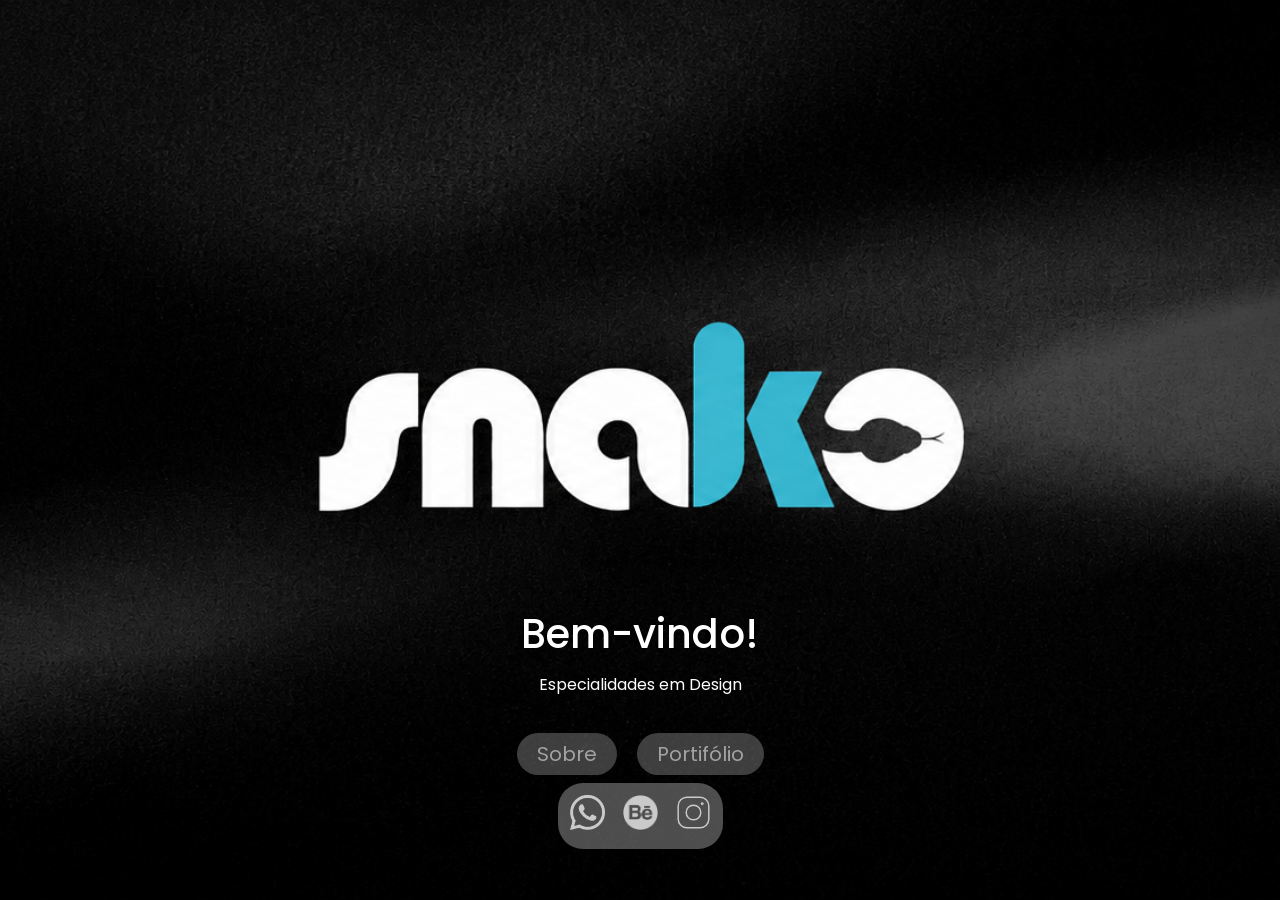
<file: index.html>
<!DOCTYPE html>
<html lang="en">
<head>
    <meta charset="UTF-8">
    <meta name="viewport" content="width=device-width, initial-scale=1.0">
    <link rel="stylesheet" href="style.css">
    <link rel="preconnect" href="https://fonts.googleapis.com">
    <link rel="preconnect" href="https://fonts.gstatic.com" crossorigin>
    <link href="https://fonts.googleapis.com/css2?family=Poppins:ital,wght@0,100;0,200;0,300;0,400;0,500;0,600;0,700;0,800;0,900;1,100;1,200;1,300;1,400;1,500;1,600;1,700;1,800;1,900&display=swap" rel="stylesheet">
    <title>Curriculo de Vitor Cobra</title>
    <meta name="viewport" content="width=device-width, initial-scale=1">
</head>
<body>
    <!-- SEÇÃO 1 -->
    <section class="secao1">
      <div class="conteudoPrincipal">
          <h1>Bem-vindo!</h1>
          <p>Especialidades em Design</p>
        <div class="divBotoes">
            <button><a href="index2.html">Sobre</a></button>
            <button><a href="index3.html">Portifólio</a></button>
        </div>
        <div class="aplicativos">
            <div class="redes">
    <a href="https://wa.me/5511948357522?text=Vitor Cobra" target="_blank">
        <img src="images/whatsapp.webp" alt="WhatsApp">
    </a>

    <a href="https://www.behance.net/vitorcobra" target="_blank">
        <img src="images/behance.webp" alt="Behance">
    </a>

    <a href="https://www.instagram.com/snako.art/" target="_blank">
        <img src="images/instagram.svg" alt="Instagram">
    </a>
        </div>
      </div>
    </section>
</body>
</html>
</file>
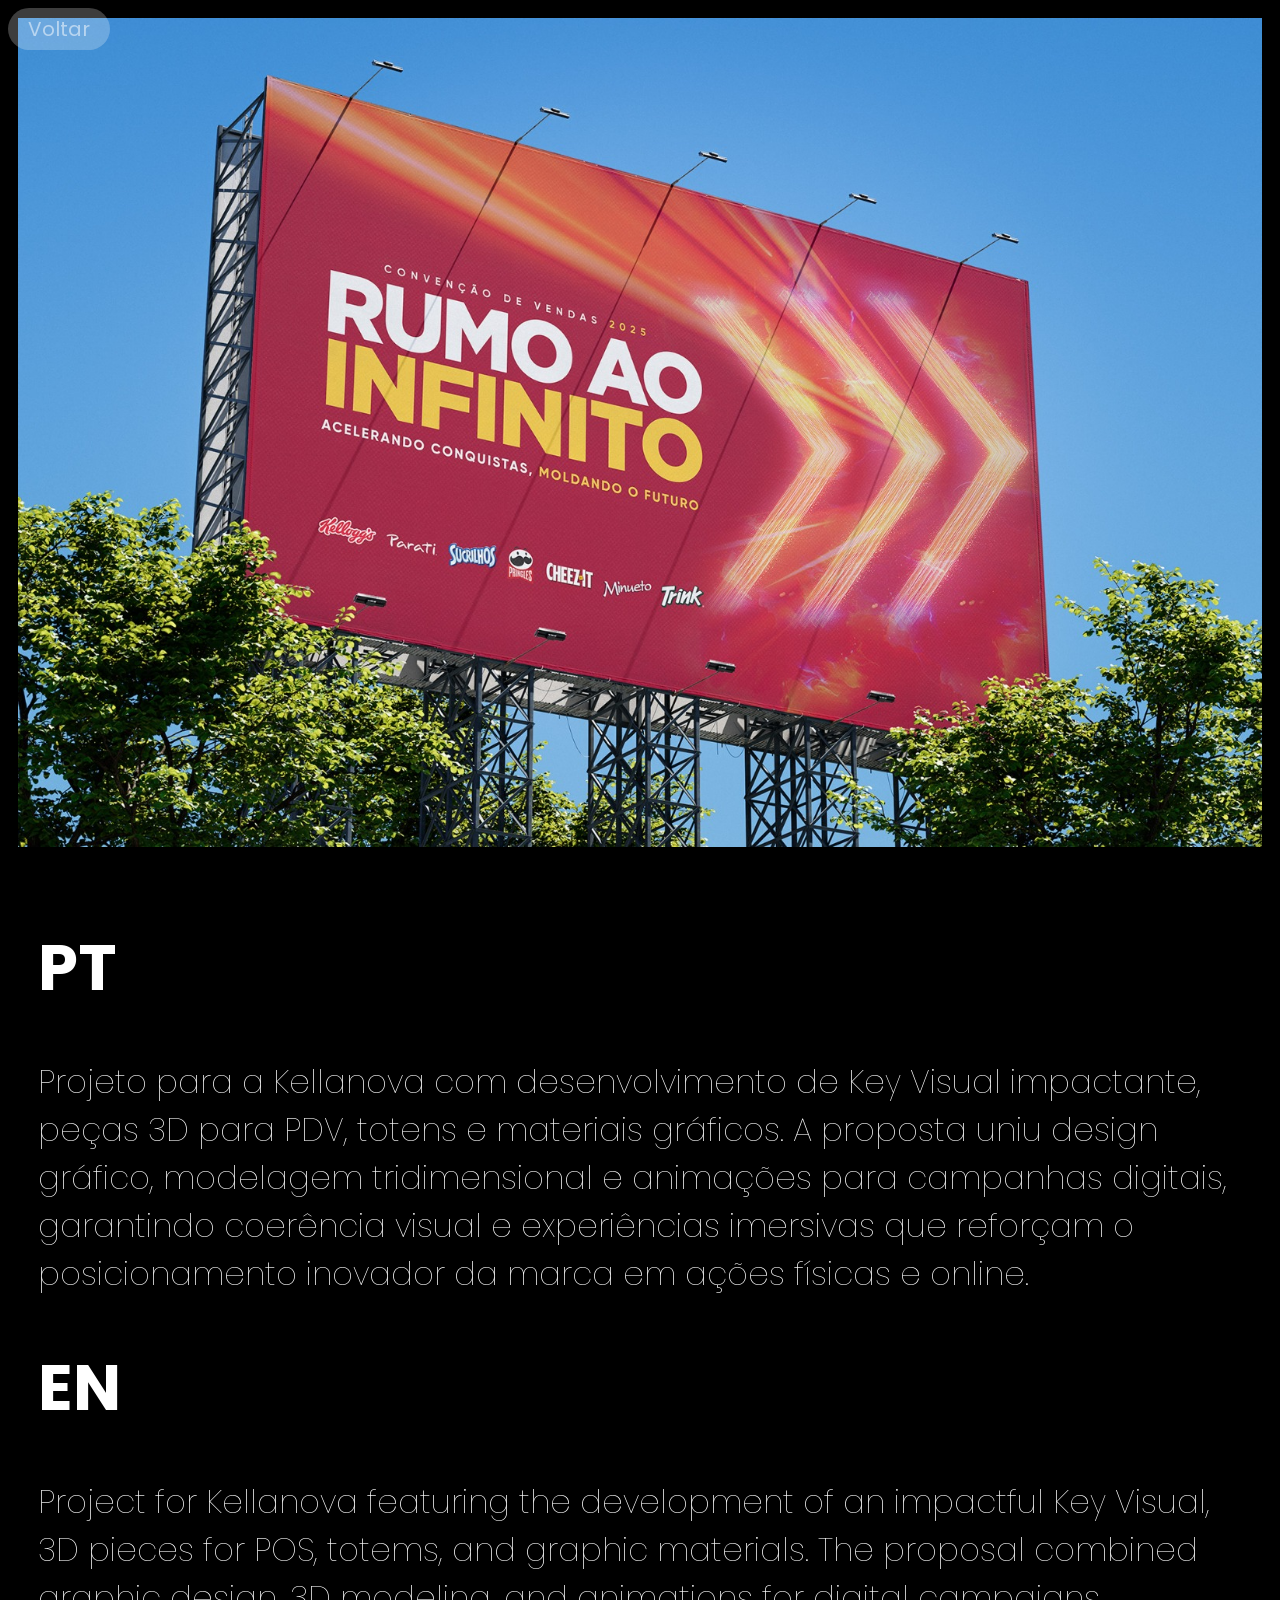
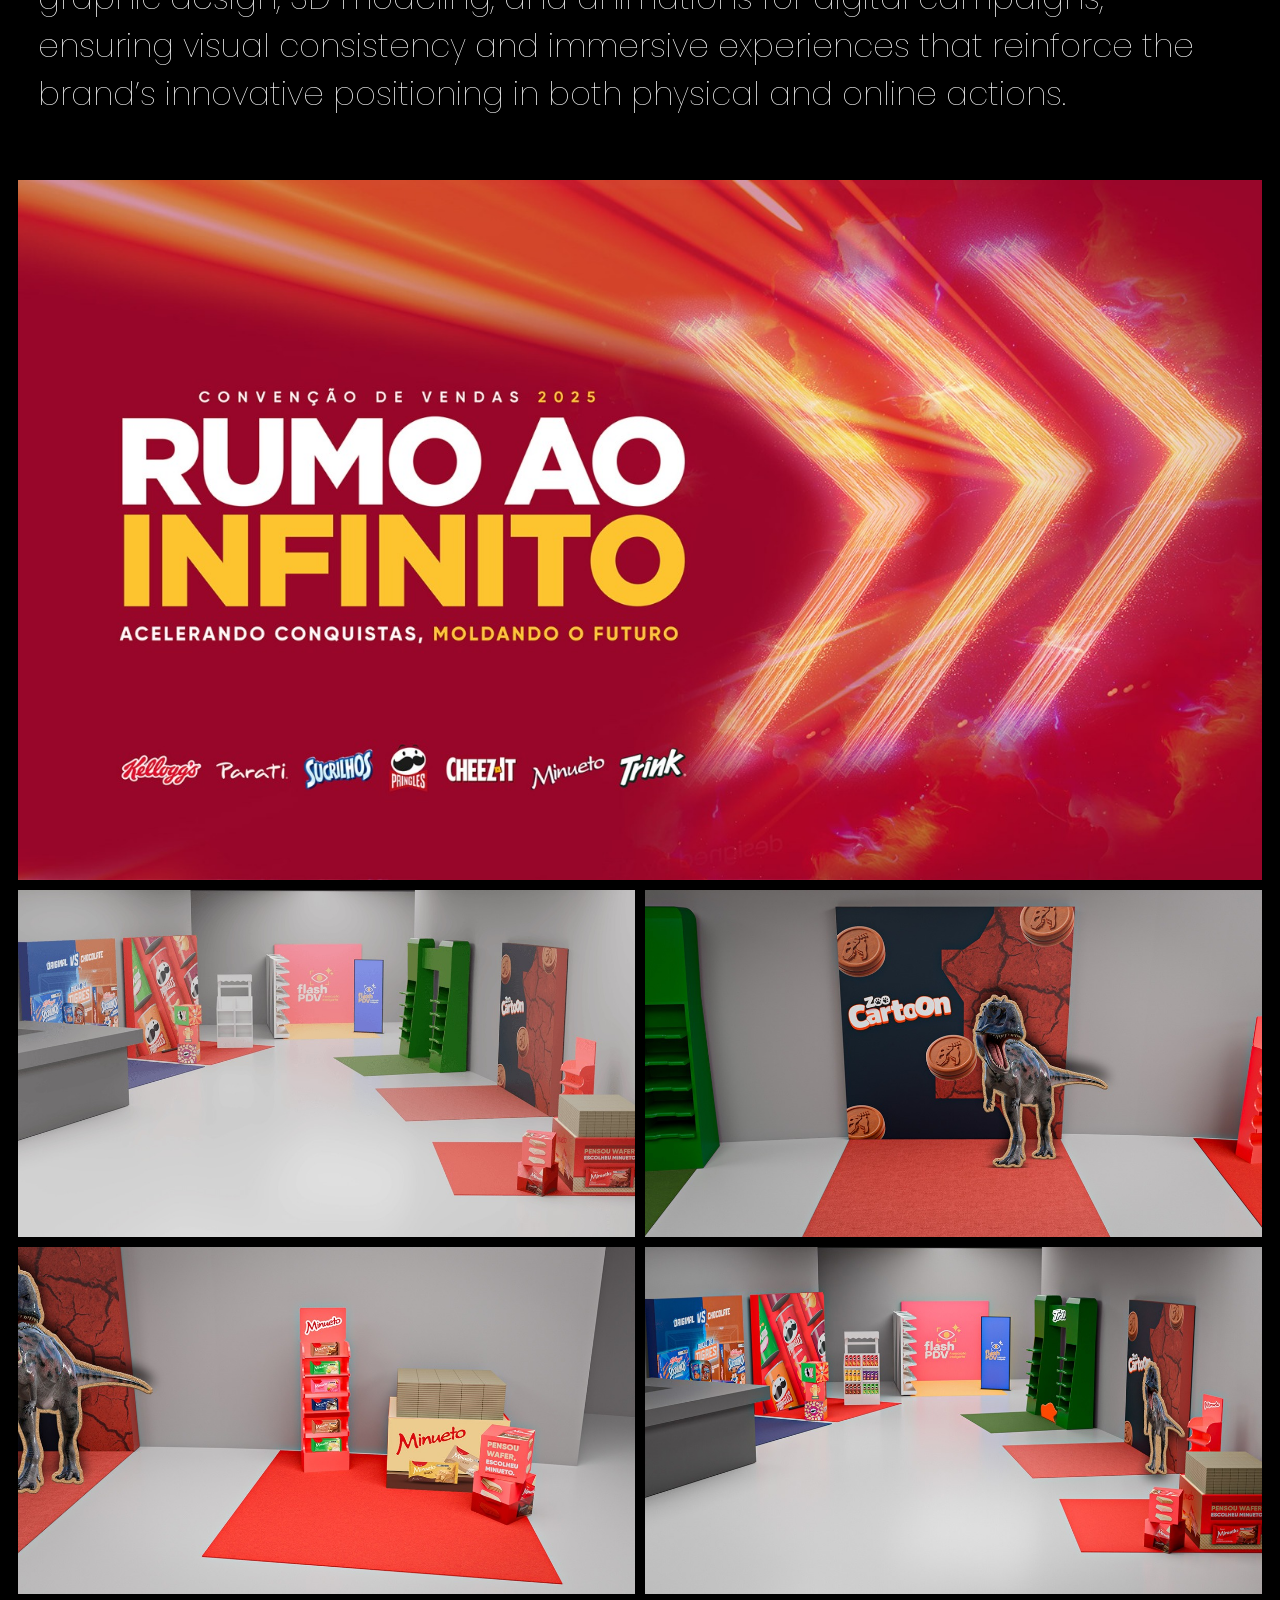
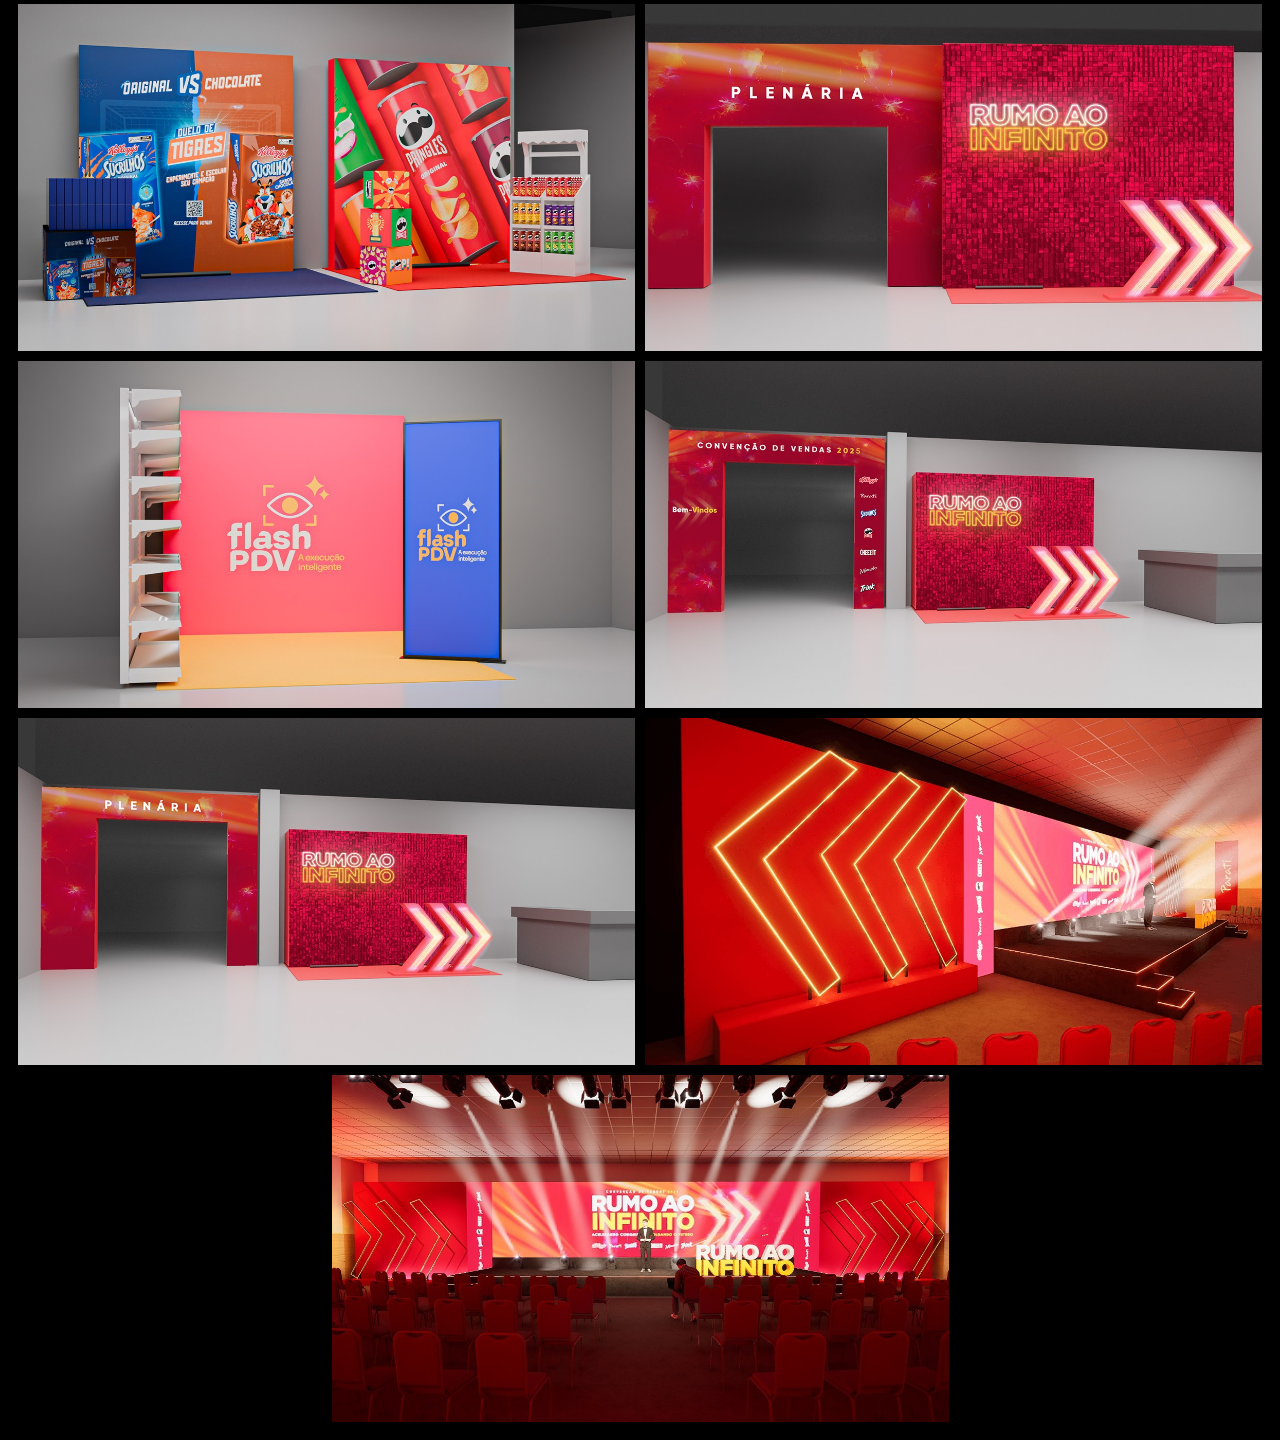
<file: index10.html>
<!DOCTYPE html>
<html lang="pt-br">
<head>
    <meta charset="UTF-8">
    <meta name="viewport" content="width=device-width, initial-scale=1.0">
    <link rel="stylesheet" href="style7.css">
    <link rel="preconnect" href="https://fonts.googleapis.com">
    <link rel="preconnect" href="https://fonts.gstatic.com" crossorigin>
    <link href="https://fonts.googleapis.com/css2?family=Poppins:ital,wght@0,100;0,200;0,300;0,400;0,500;0,600;0,700;0,800;0,900;1,100;1,200;1,300;1,400;1,500;1,600;1,700;1,800;1,900&display=swap" rel="stylesheet">
    <title>Rumo ou Infinito</title>
</head>
<body>
    <button><a href="index3.html">Voltar</a></button>
    <div class="galeria">
    <img class="diferente" src="images/img49.jpeg" alt="imagem para ilustrar trabalho">
    <div class="escrita">
    <h1>PT</h1>
    <p>Projeto para a Kellanova com desenvolvimento de Key Visual impactante, peças 3D para PDV, totens e materiais gráficos. A proposta uniu design gráfico, modelagem tridimensional e animações para campanhas digitais, garantindo coerência visual e experiências imersivas que reforçam o posicionamento inovador da marca em ações físicas e online.
    </p>
<h1>EN</h1>
<p>Project for Kellanova featuring the development of an impactful Key Visual, 3D pieces for POS, totems, and graphic materials. The proposal combined graphic design, 3D modeling, and animations for digital campaigns, ensuring visual consistency and immersive experiences that reinforce the brand’s innovative positioning in both physical and online actions.
</p>
    </div>
    <img class="diferente" src="images/img50.jpeg" alt="imagem para ilustrar trabalho">
    <img class="imagens" src="images/img51.jpeg" alt="imagem para ilustrar trabalho">
    <img class="imagens" src="images/img52.jpeg" alt="imagem para ilustrar trabalho">
    <img class="imagens" src="images/img53.jpeg" alt="imagem para ilustrar trabalho">
    <img class="imagens" src="images/img54.jpeg" alt="imagem para ilustrar trabalho">
    <img class="imagens" src="images/img55.jpeg" alt="imagem para ilustrar trabalho">
    <img class="imagens" src="images/img56.jpeg" alt="imagem para ilustrar trabalho">
    <img class="imagens" src="images/img57.jpeg" alt="imagem para ilustrar trabalho">
    <img class="imagens" src="images/img58.jpeg" alt="imagem para ilustrar trabalho">
    <img class="imagens" src="images/img59.jpeg" alt="imagem para ilustrar trabalho">
    <img class="imagens" src="images/img60.jpeg" alt="imagem para ilustrar trabalho">
    <img class="imagens" src="images/img61.jpeg" alt="imagem para ilustrar trabalho">
</div>
</body>
</html>
</file>
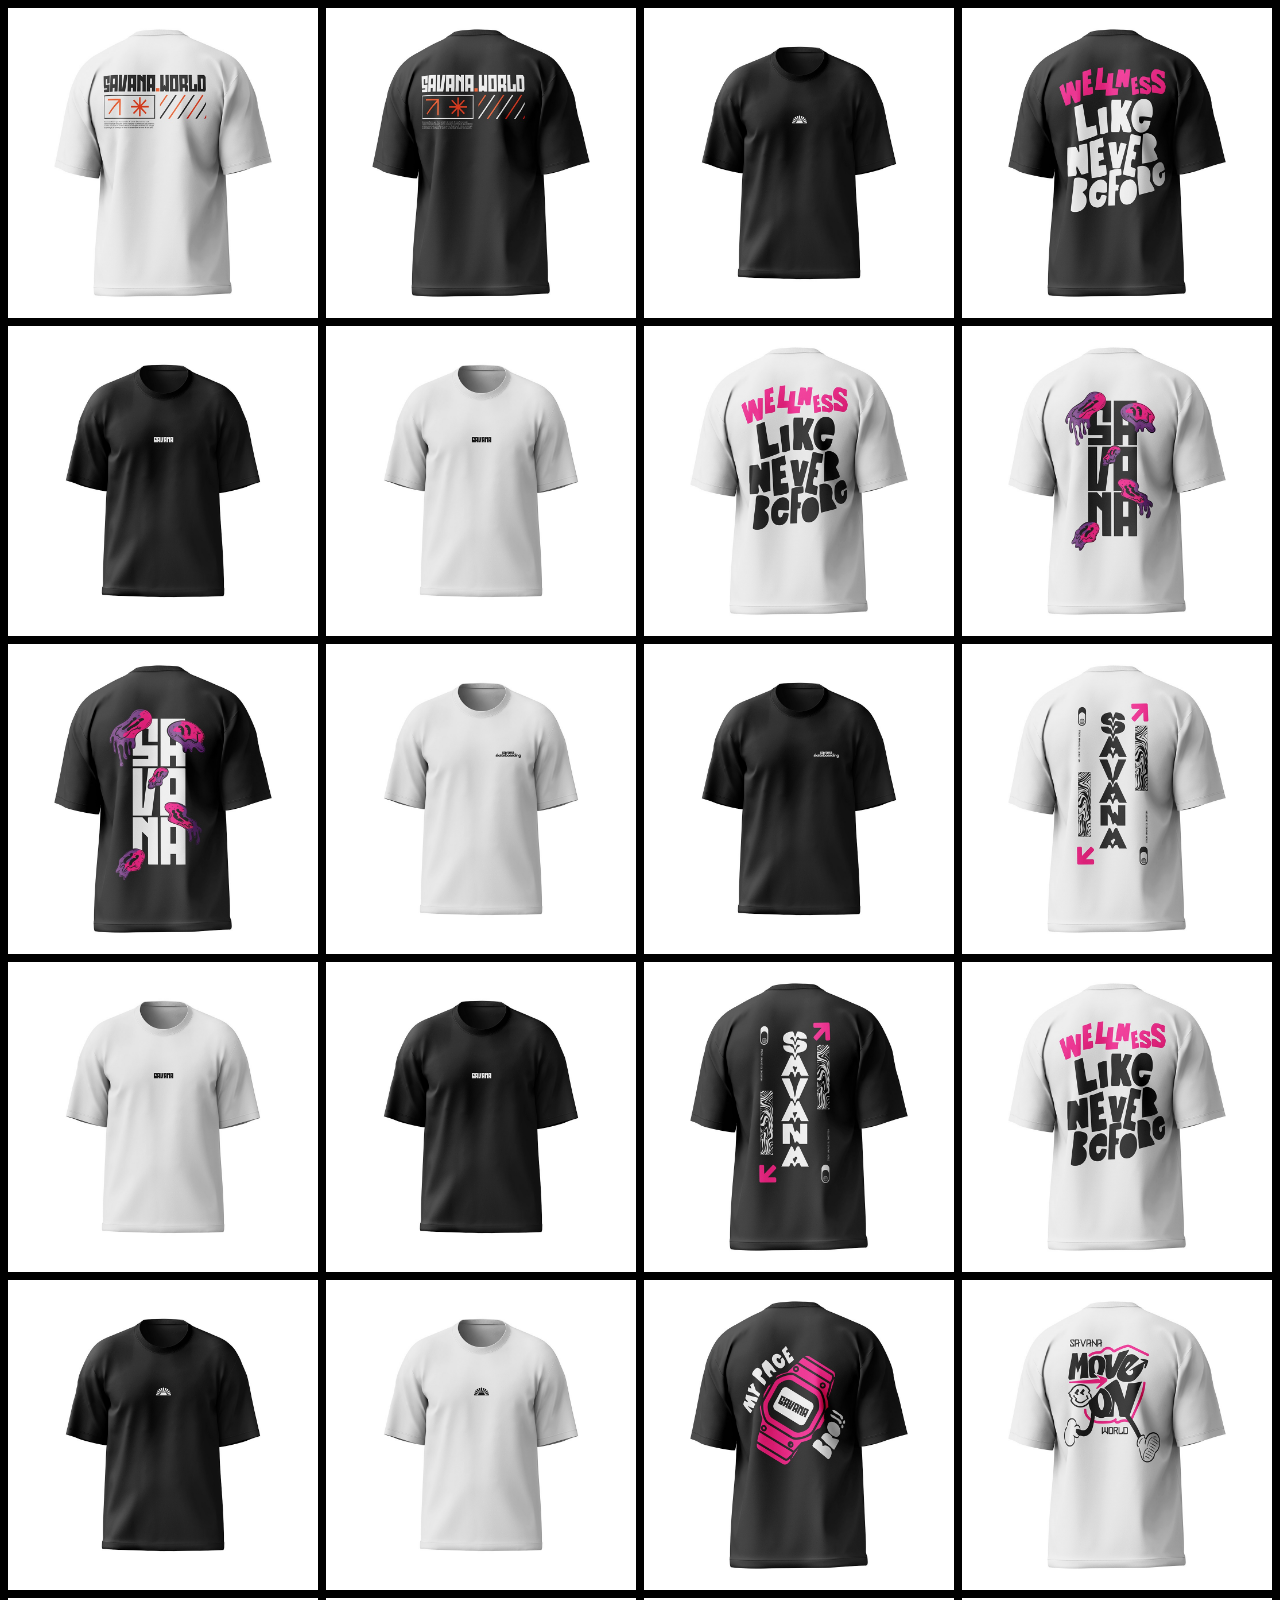
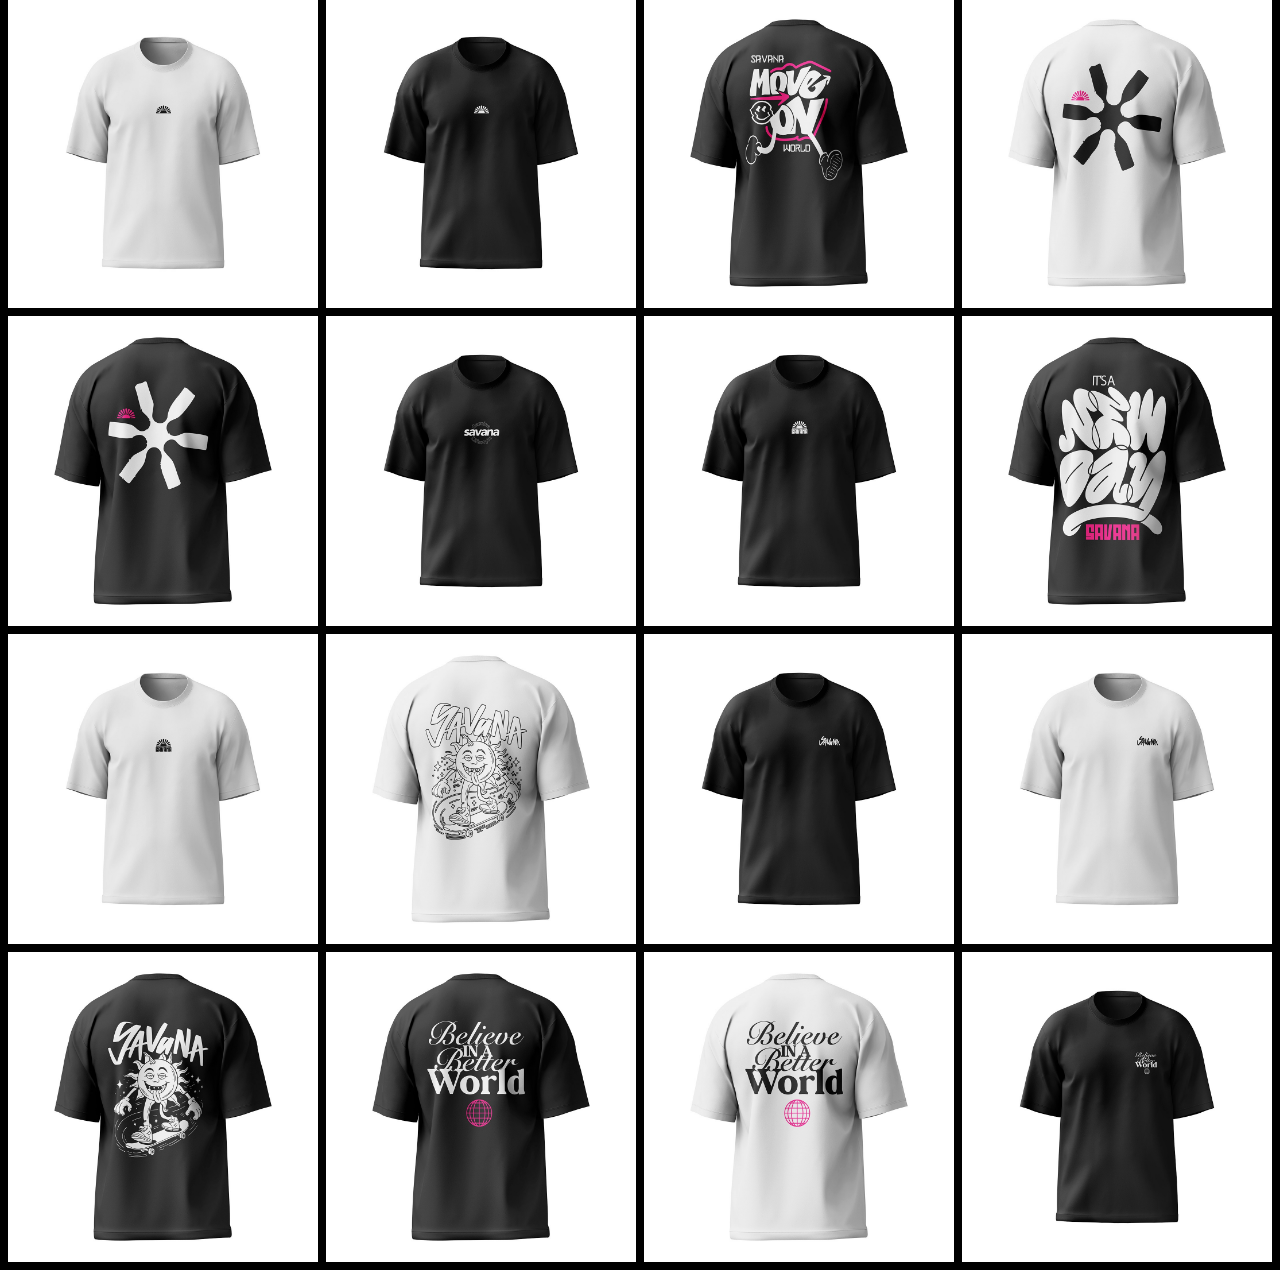
<file: index11.html>
<!DOCTYPE html>
<html lang="pt-br">
<head>
    <meta charset="UTF-8">
    <meta name="viewport" content="width=device-width, initial-scale=1.0">
    <link rel="stylesheet" href="style5.css">
    <title>Savana</title>
</head>
<body>
    <button><a href="index3.html">Voltar</a></button>
    <div class="galeria">
    <img class="imagens" src="images2/img114.jpeg" alt="imagem para ilustrar trabalho">
    <img class="imagens" src="images2/img115.jpeg" alt="imagem para ilustrar trabalho">
    <img class="imagens" src="images2/img116.jpeg" alt="imagem para ilustrar trabalho">
    <img class="imagens" src="images2/img117.jpeg" alt="imagem para ilustrar trabalho">
    <img class="imagens" src="images2/img118.jpeg" alt="imagem para ilustrar trabalho">
    <img class="imagens" src="images2/img119.jpeg" alt="imagem para ilustrar trabalho">
    <img class="imagens" src="images2/img120.jpeg" alt="imagem para ilustrar trabalho">
    <img class="imagens" src="images2/img121.jpeg" alt="imagem para ilustrar trabalho">
    <img class="imagens" src="images2/img122.jpeg" alt="imagem para ilustrar trabalho">
    <img class="imagens" src="images2/img123.jpeg" alt="imagem para ilustrar trabalho">
    <img class="imagens" src="images2/img124.jpeg" alt="imagem para ilustrar trabalho">
    <img class="imagens" src="images2/img125.jpeg" alt="imagem para ilustrar trabalho">
    <img class="imagens" src="images2/img126.jpeg" alt="imagem para ilustrar trabalho">
    <img class="imagens" src="images2/img127.jpeg" alt="imagem para ilustrar trabalho">
    <img class="imagens" src="images2/img128.jpeg" alt="imagem para ilustrar trabalho">
    <img class="imagens" src="images2/img120.jpeg" alt="imagem para ilustrar trabalho">
    <img class="imagens" src="images2/img130.jpeg" alt="imagem para ilustrar trabalho">
    <img class="imagens" src="images2/img131.jpeg" alt="imagem para ilustrar trabalho">
    <img class="imagens" src="images2/img132.jpeg" alt="imagem para ilustrar trabalho">
    <img class="imagens" src="images2/img133.jpeg" alt="imagem para ilustrar trabalho">
    <img class="imagens" src="images2/img134.jpeg" alt="imagem para ilustrar trabalho">
    <img class="imagens" src="images2/img135.jpeg" alt="imagem para ilustrar trabalho">
    <img class="imagens" src="images2/img136.jpeg" alt="imagem para ilustrar trabalho">
    <img class="imagens" src="images2/img137.jpeg" alt="imagem para ilustrar trabalho">
    <img class="imagens" src="images2/img138.jpeg" alt="imagem para ilustrar trabalho">
    <img class="imagens" src="images2/img139.jpeg" alt="imagem para ilustrar trabalho">
    <img class="imagens" src="images2/img140.jpeg" alt="imagem para ilustrar trabalho">
    <img class="imagens" src="images2/img141.jpeg" alt="imagem para ilustrar trabalho">
    <img class="imagens" src="images2/img142.jpeg" alt="imagem para ilustrar trabalho">
    <img class="imagens" src="images2/img143.jpeg" alt="imagem para ilustrar trabalho">
    <img class="imagens" src="images2/img144.jpeg" alt="imagem para ilustrar trabalho">
    <img class="imagens" src="images2/img145.jpeg" alt="imagem para ilustrar trabalho">
    <img class="imagens" src="images2/img146.jpeg" alt="imagem para ilustrar trabalho">
    <img class="imagens" src="images2/img147.jpeg" alt="imagem para ilustrar trabalho">
    <img class="imagens" src="images2/img148.jpeg" alt="imagem para ilustrar trabalho">
    <img class="imagens" src="images2/img149.jpeg" alt="imagem para ilustrar trabalho">
    </div>
</body>
</html>
</file>
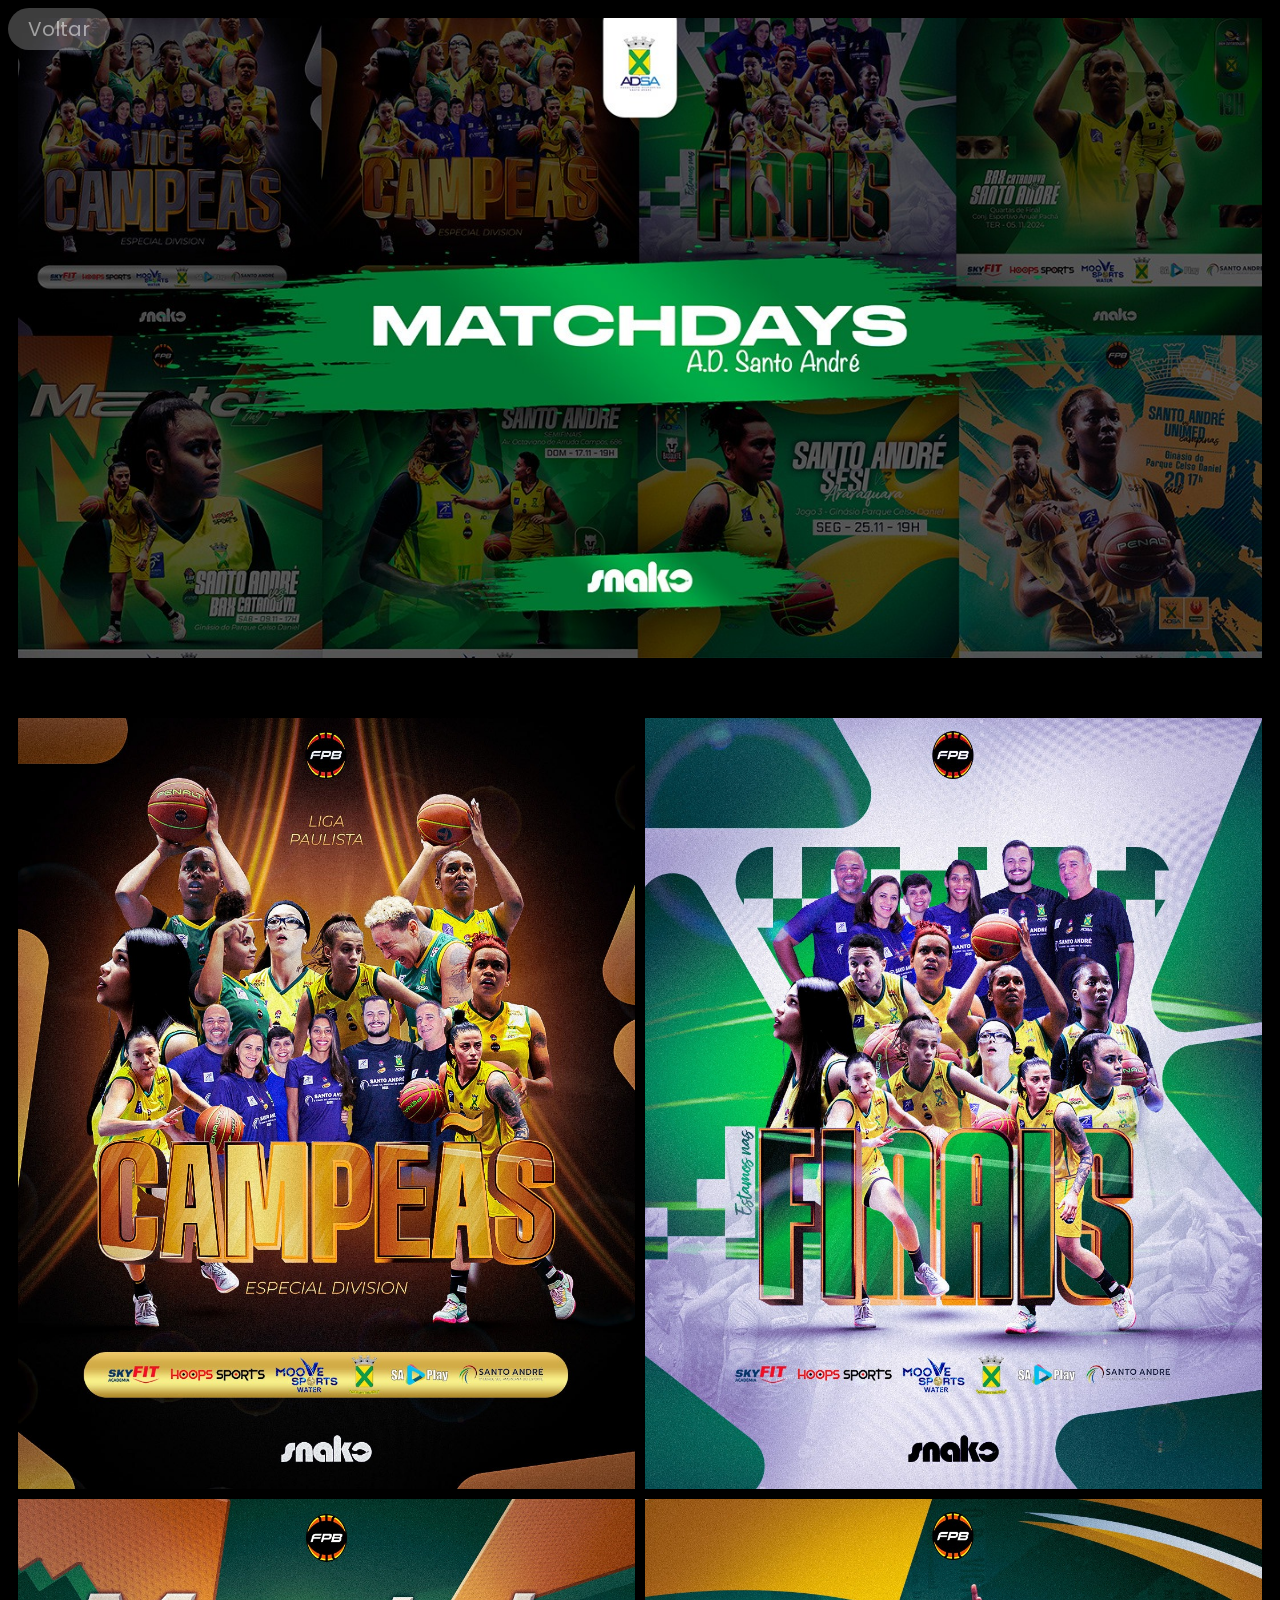
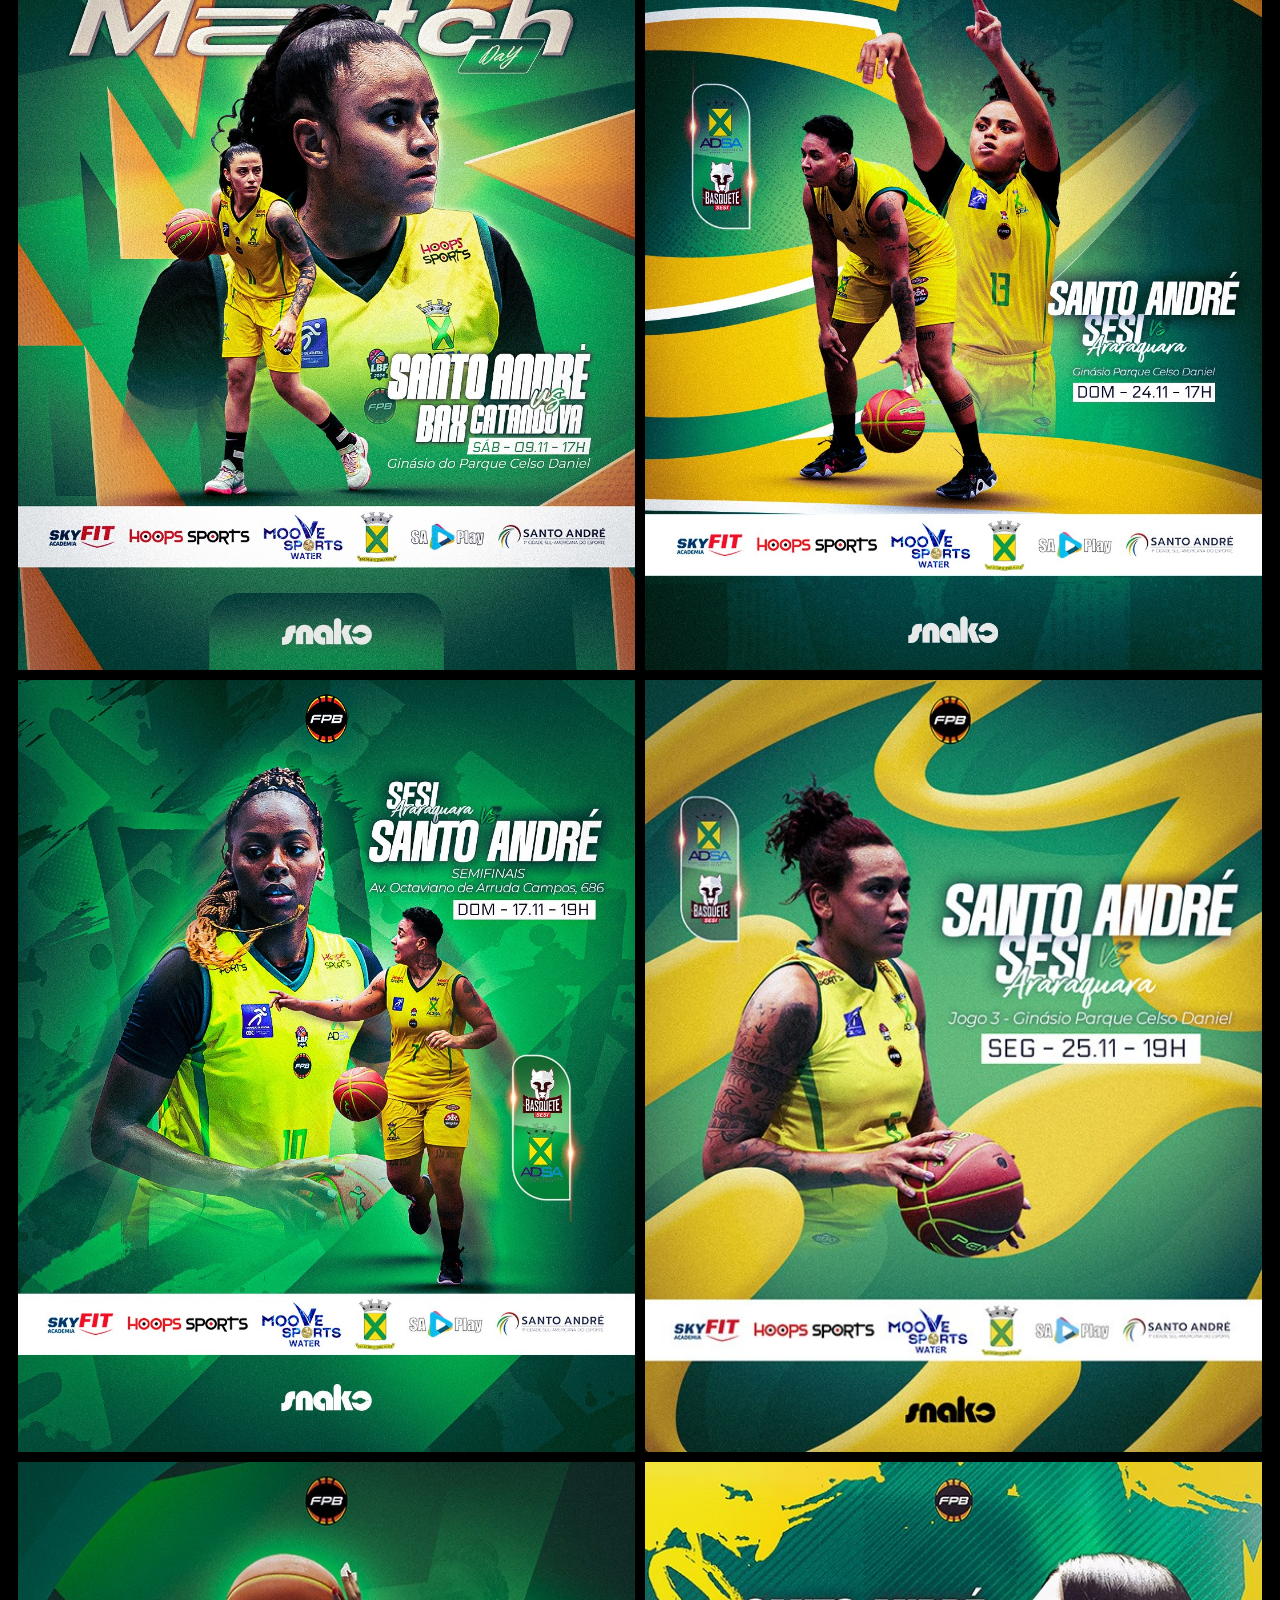
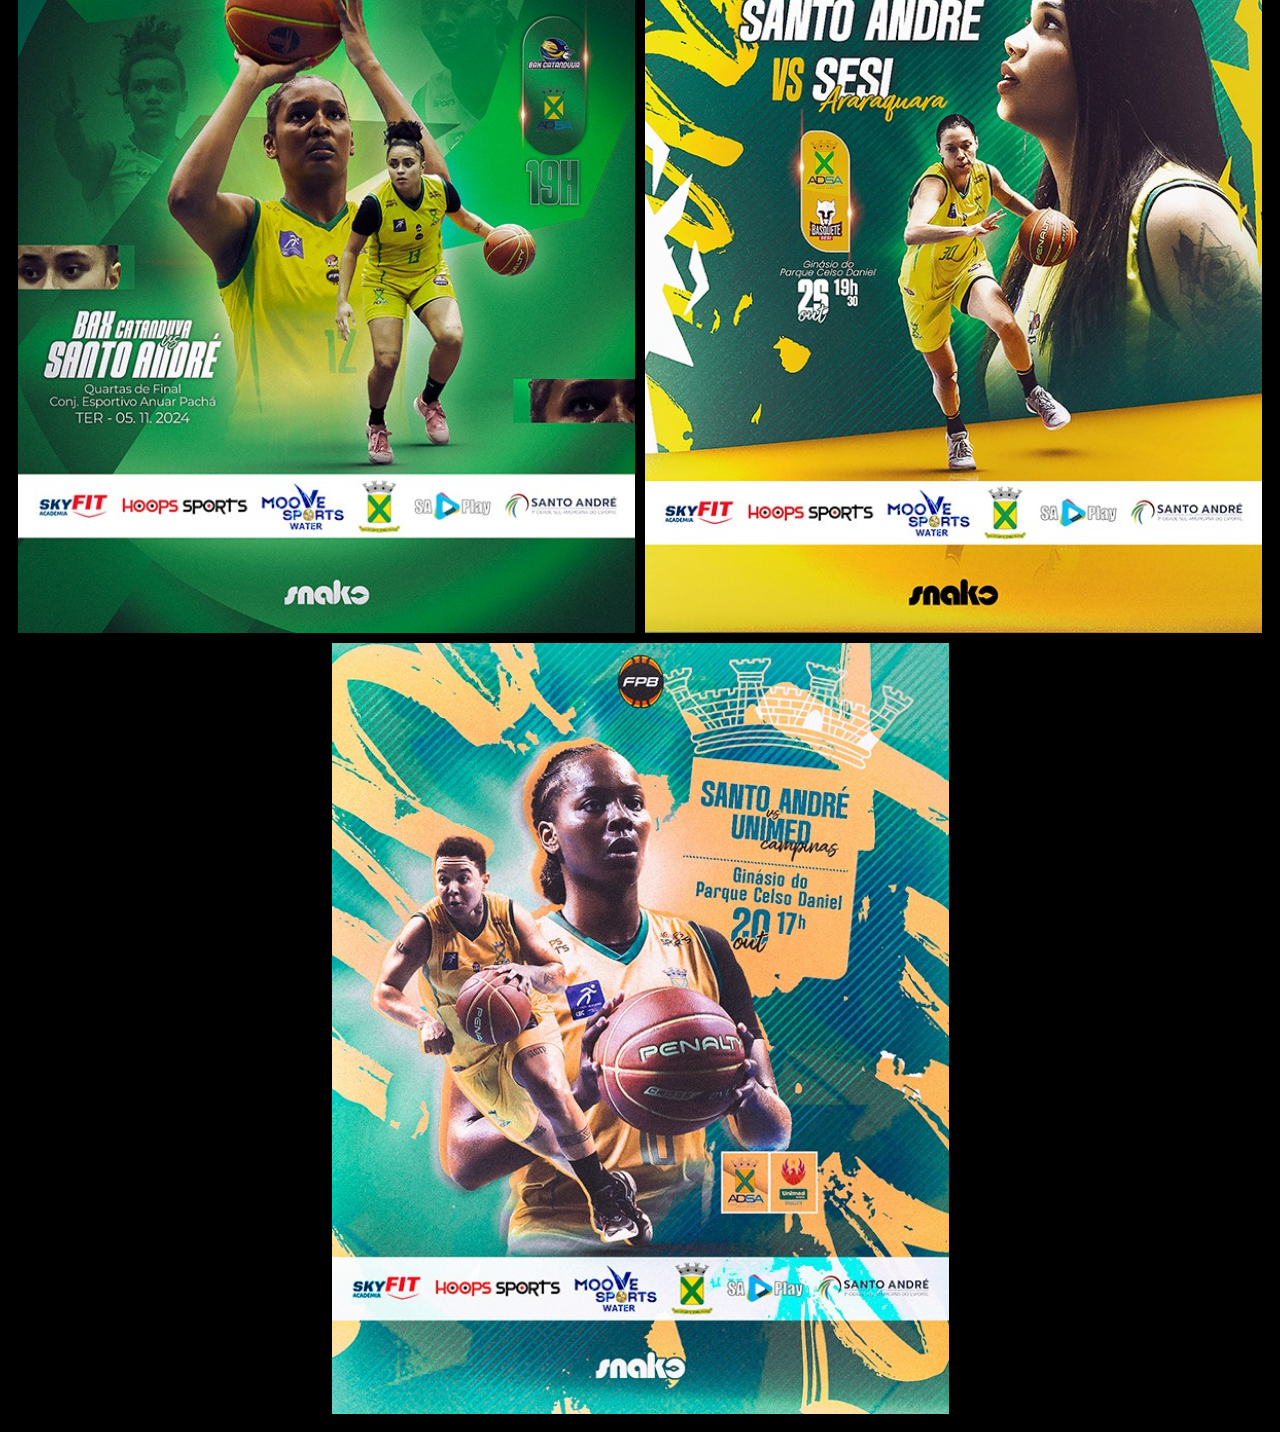
<file: index12.html>
<!DOCTYPE html>
<html lang="pt-br">
<head>
    <meta charset="UTF-8">
    <meta name="viewport" content="width=device-width, initial-scale=1.0">
    <link rel="stylesheet" href="style7.css">
    <link rel="preconnect" href="https://fonts.googleapis.com">
    <link rel="preconnect" href="https://fonts.gstatic.com" crossorigin>
    <link href="https://fonts.googleapis.com/css2?family=Poppins:ital,wght@0,100;0,200;0,300;0,400;0,500;0,600;0,700;0,800;0,900;1,100;1,200;1,300;1,400;1,500;1,600;1,700;1,800;1,900&display=swap" rel="stylesheet">
    <title>Santo André</title>
</head>
<body>
    <button><a href="index3.html">Voltar</a></button>
    <div class="galeria">
    <img class="diferente" src="images/img86.jpeg" alt="imagem para ilustrar trabalho">
    <div class="escrita">
    </div> 
    <img class="imagens" src="images/img87.jpeg" alt="imagem para ilustrar trabalho">
    <img class="imagens" src="images/img88.jpeg" alt="imagem para ilustrar trabalho">
    <img class="imagens" src="images/img89.jpeg" alt="imagem para ilustrar trabalho">
    <img class="imagens" src="images/img90.jpeg" alt="imagem para ilustrar trabalho">
    <img class="imagens" src="images/img91.jpeg" alt="imagem para ilustrar trabalho">
    <img class="imagens" src="images/img92.jpeg" alt="imagem para ilustrar trabalho">
    <img class="imagens" src="images/img93.jpeg" alt="imagem para ilustrar trabalho">
    <img class="imagens" src="images/img94.jpeg" alt="imagem para ilustrar trabalho">
    <img class="imagens" src="images/img95.jpeg" alt="imagem para ilustrar trabalho"> 
</div>
</body>
</html>
</file>
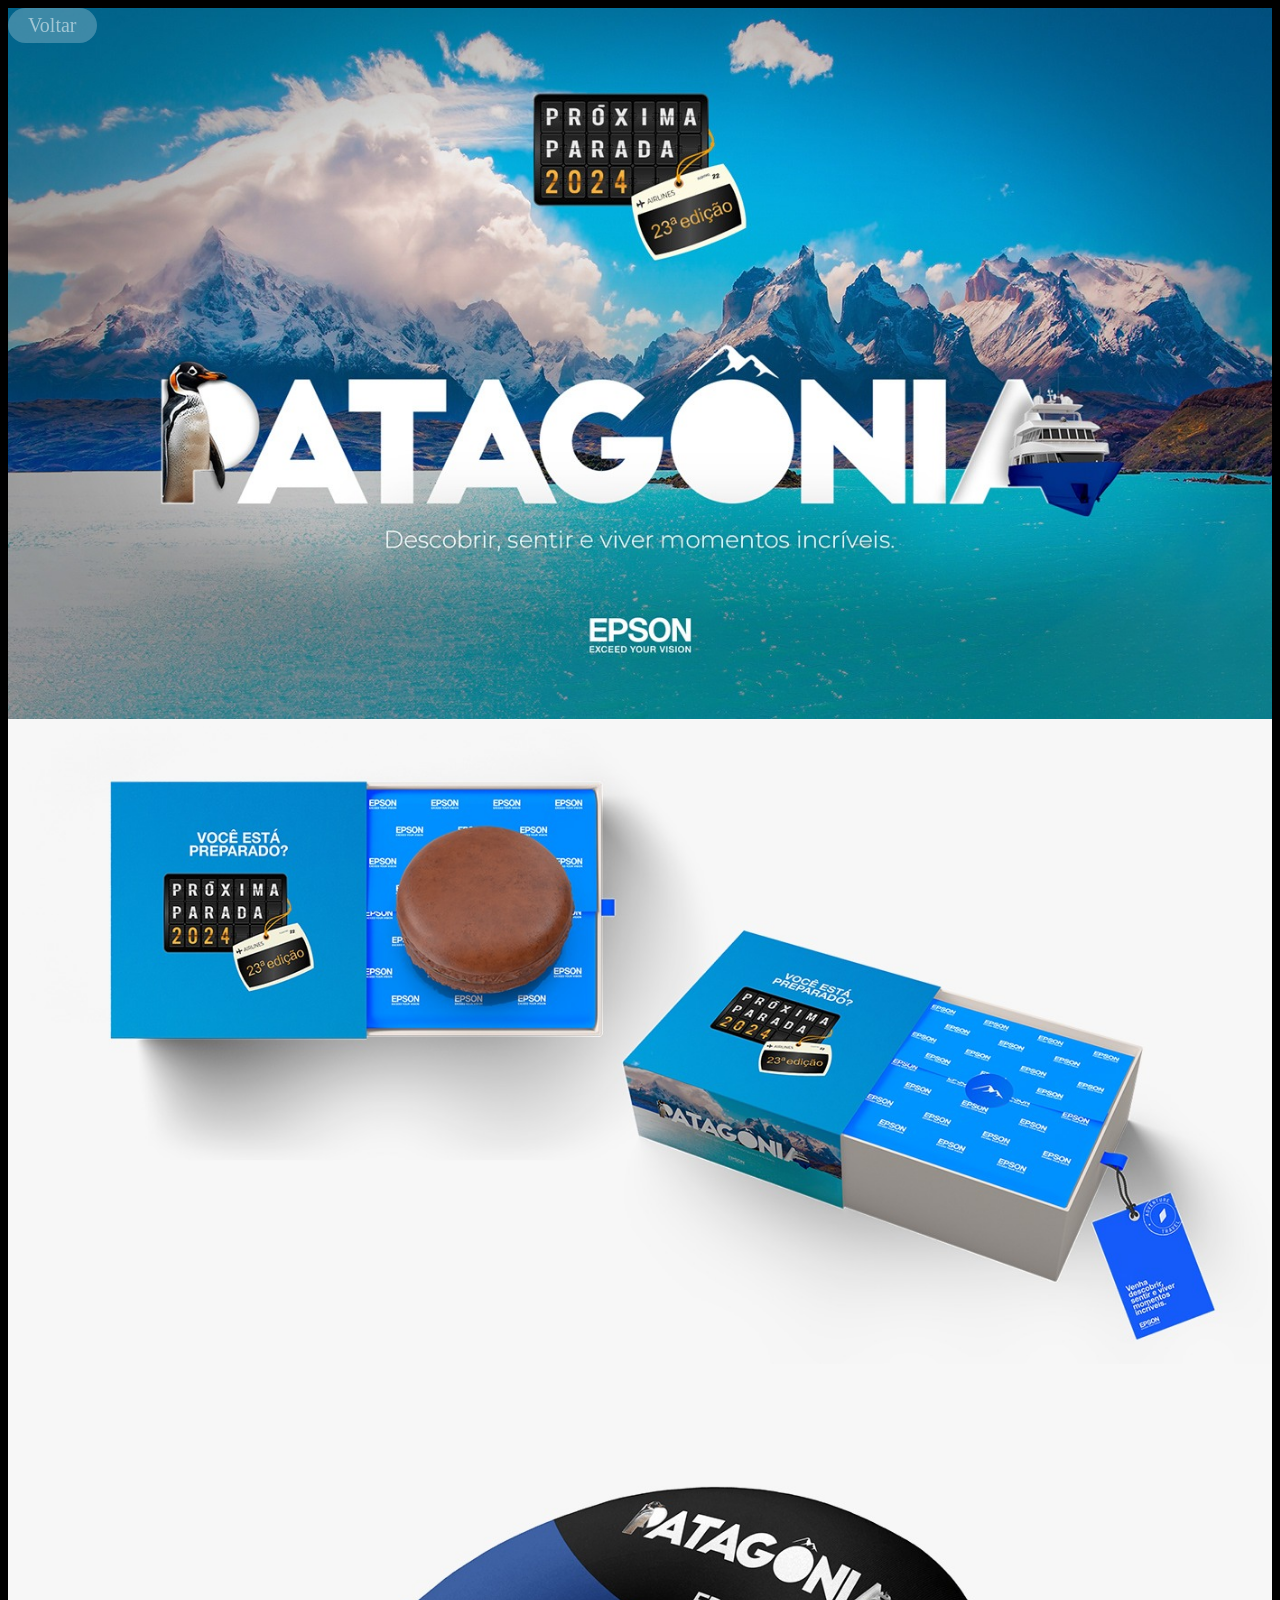
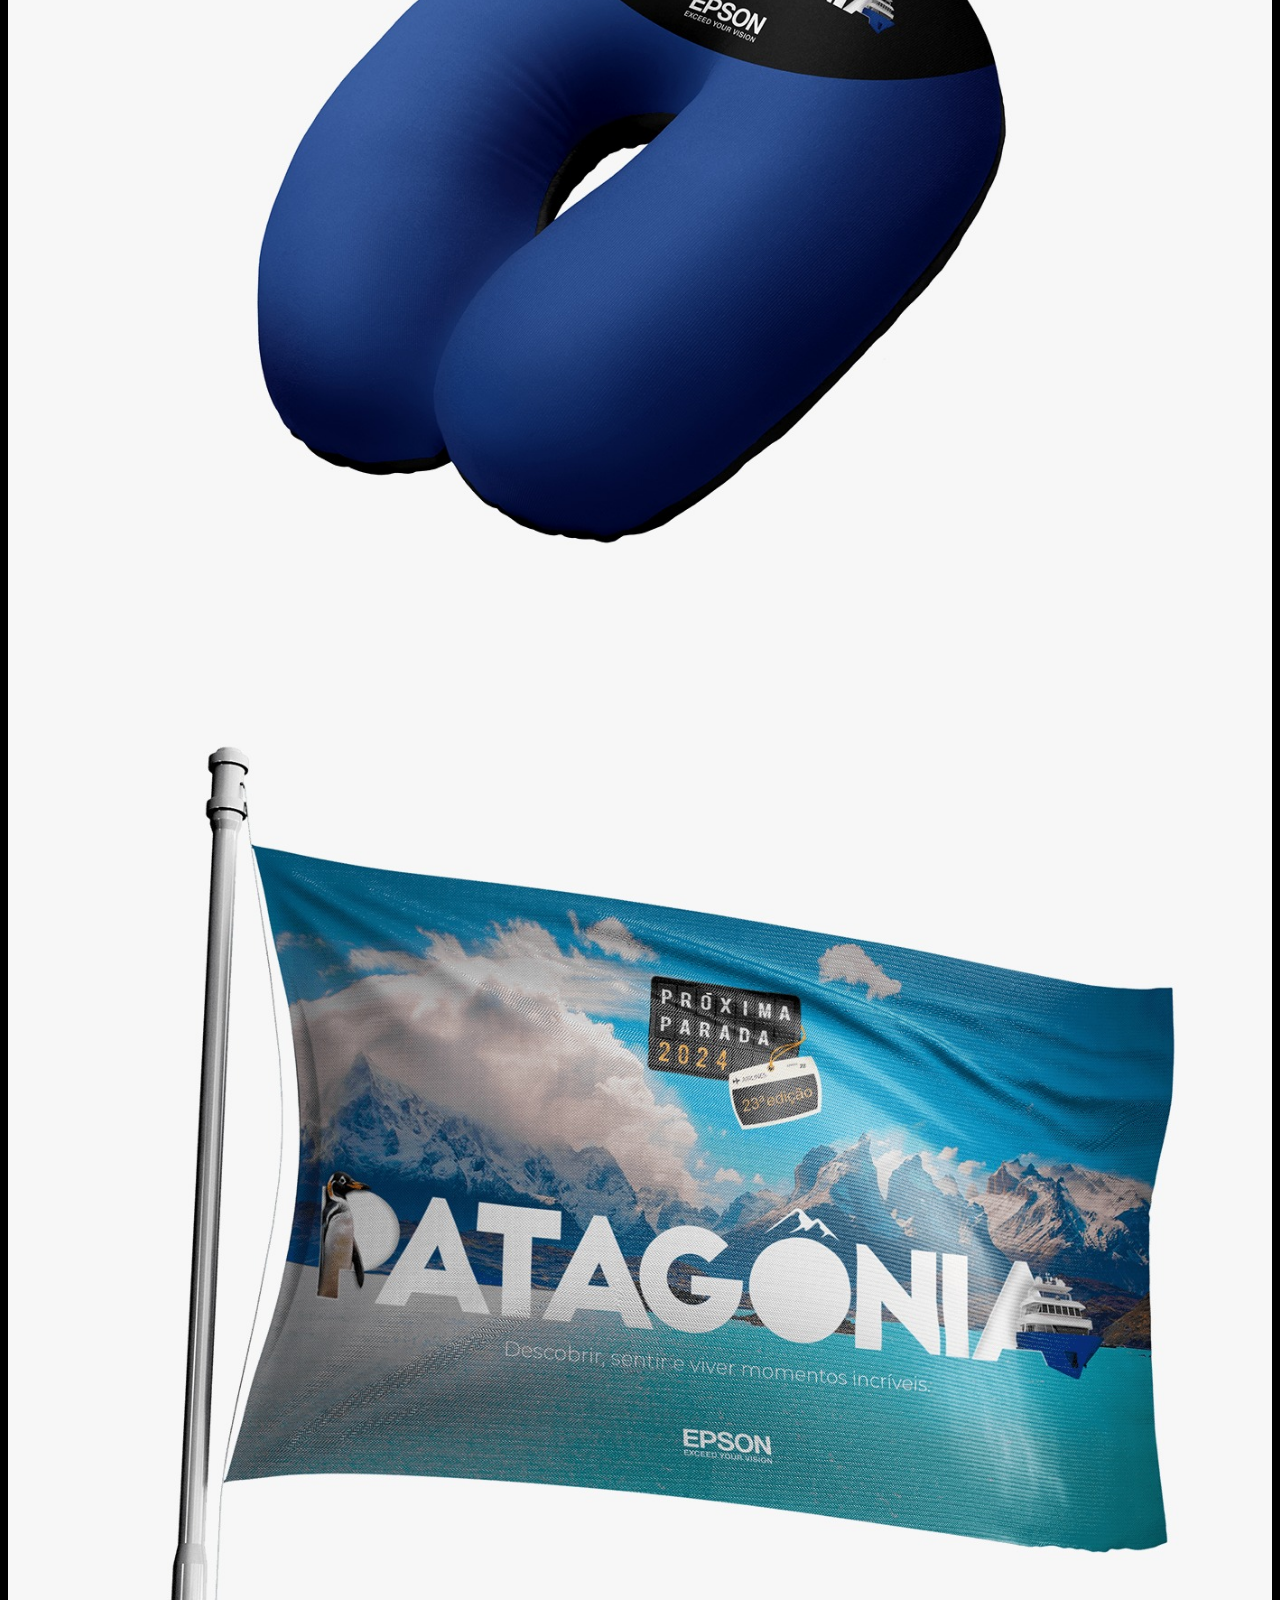
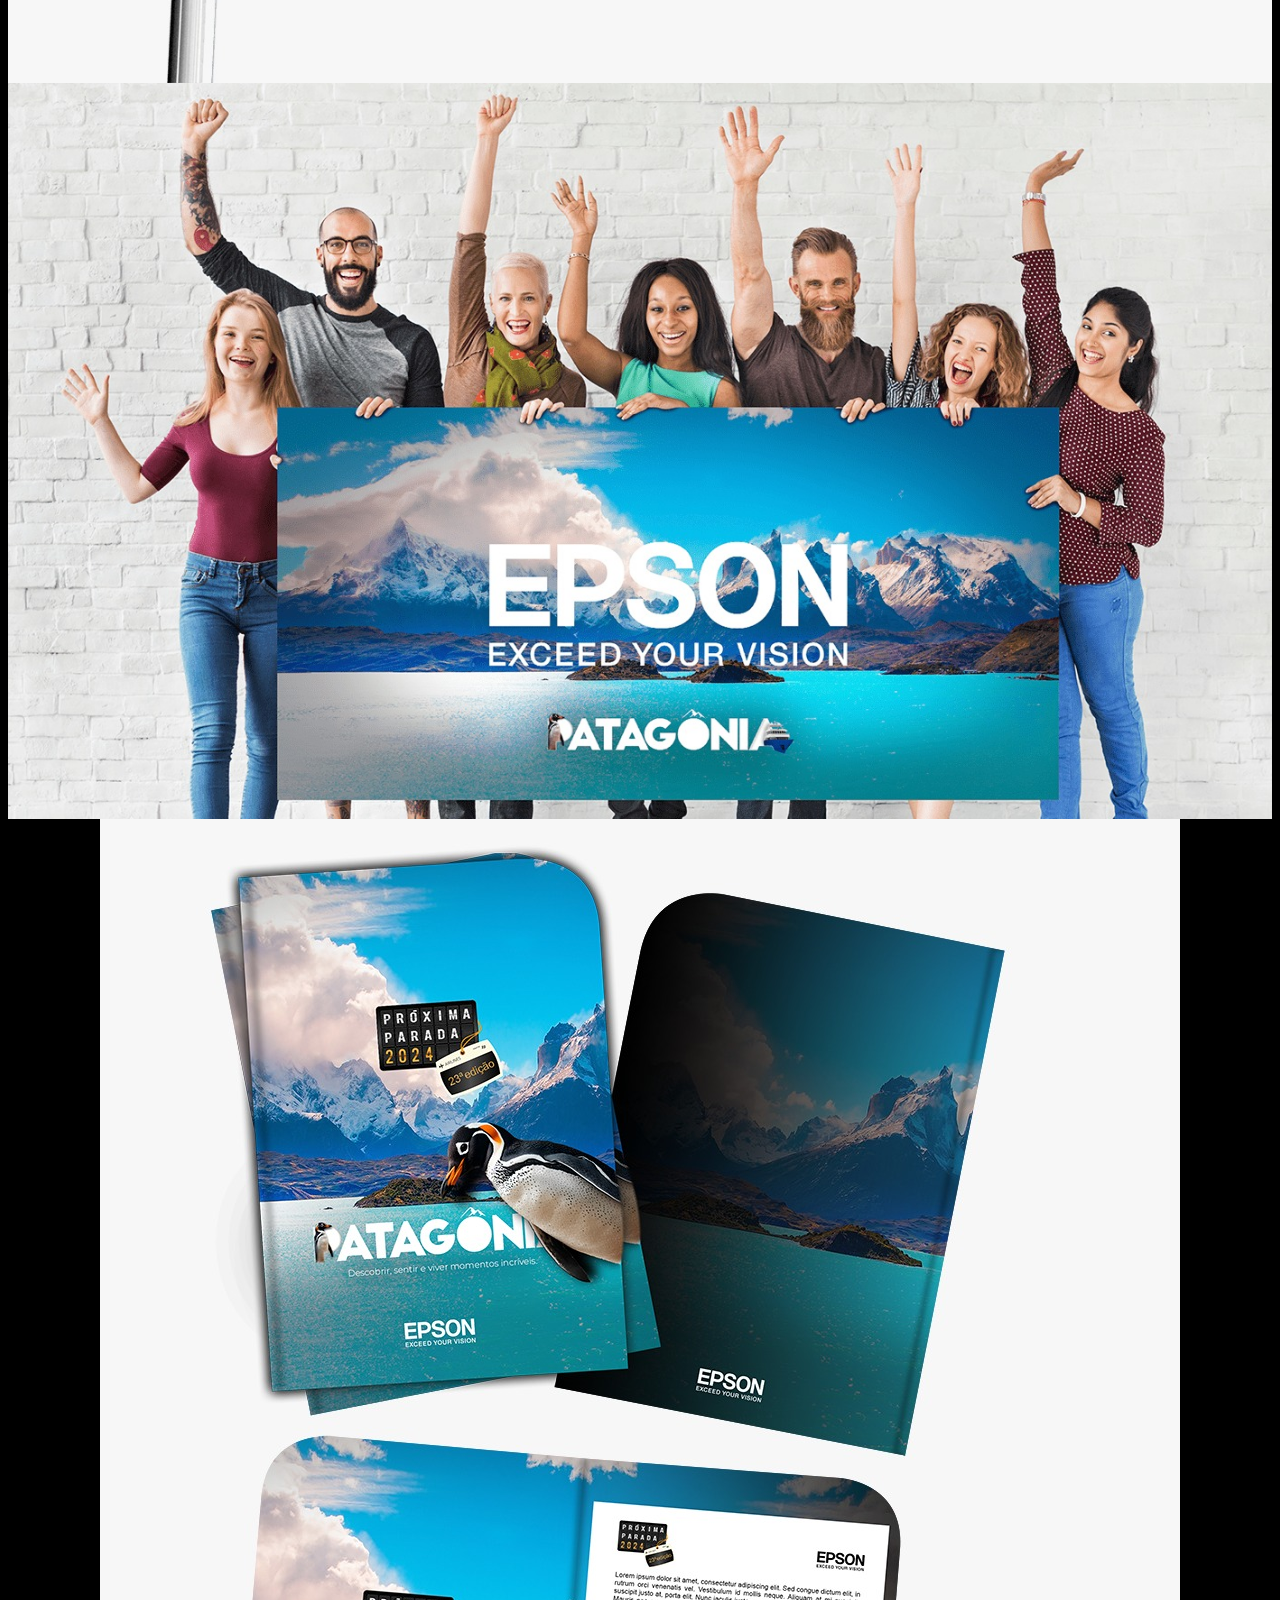
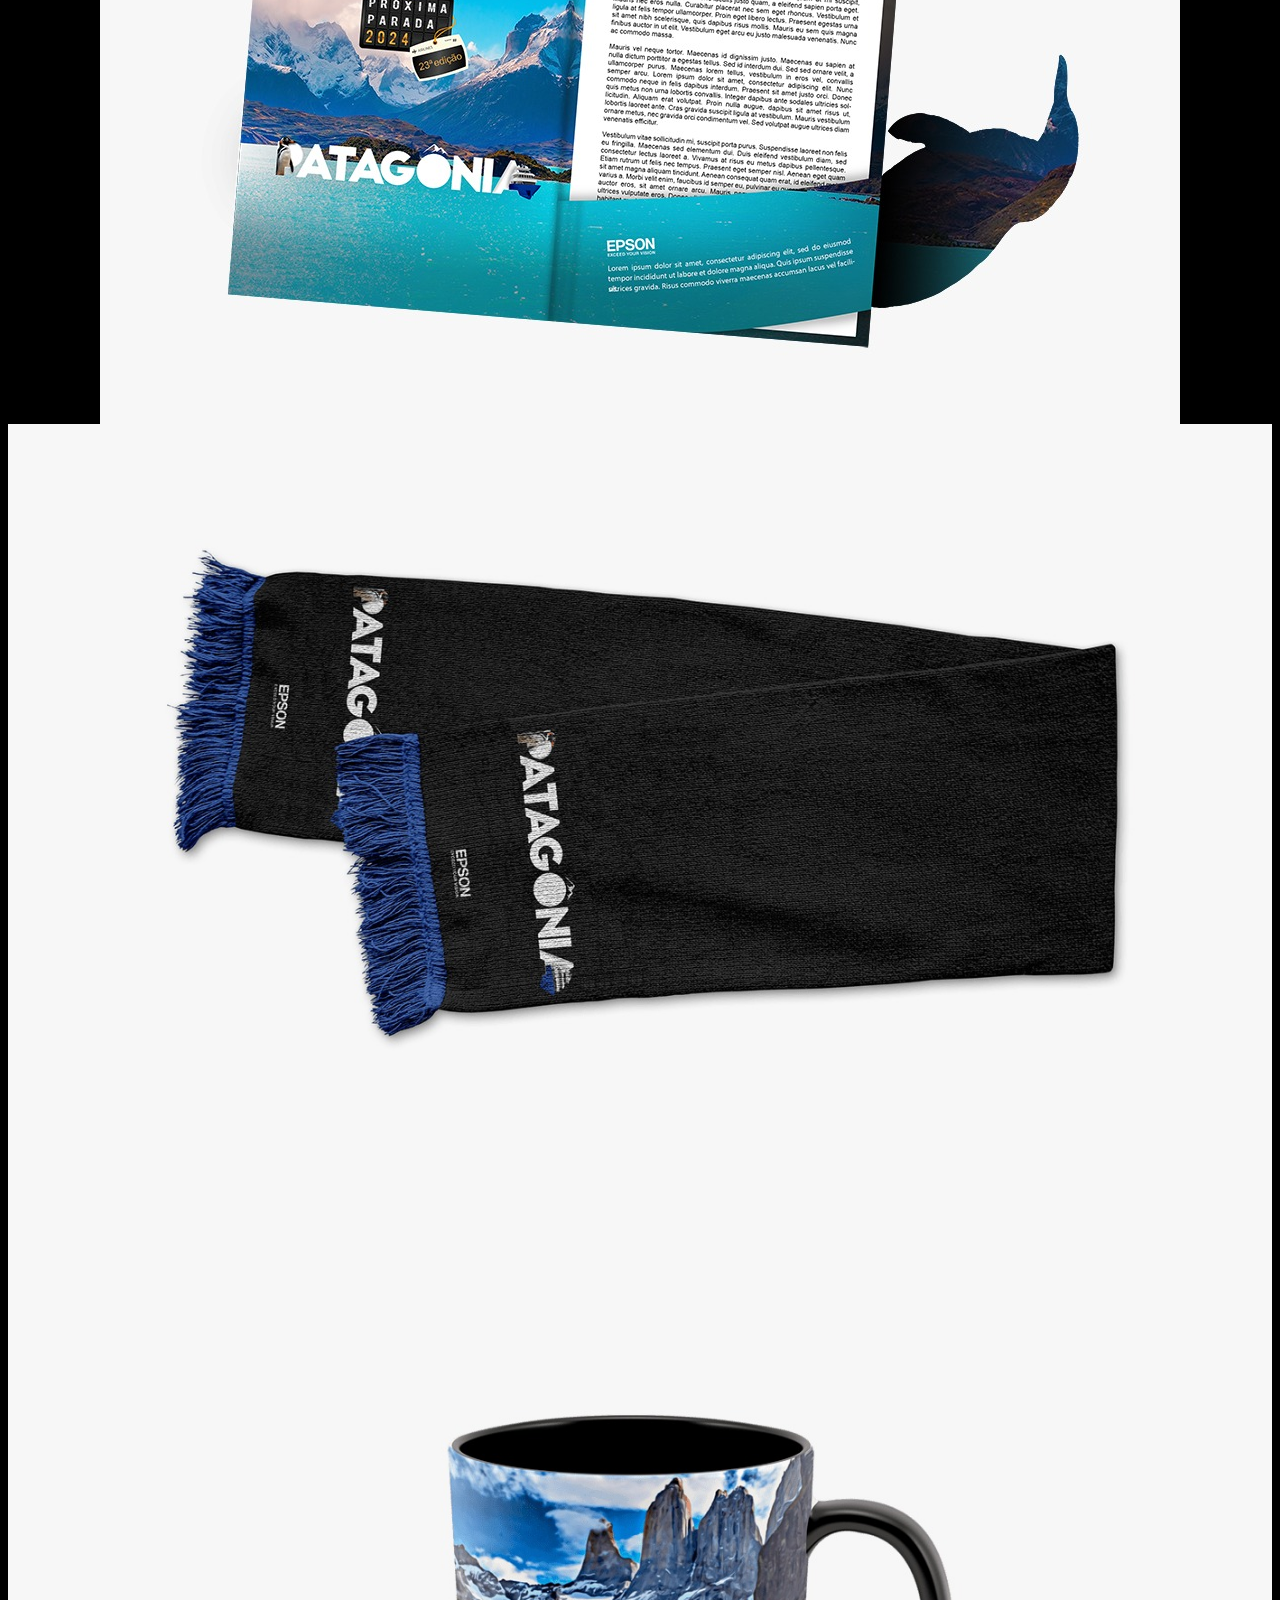
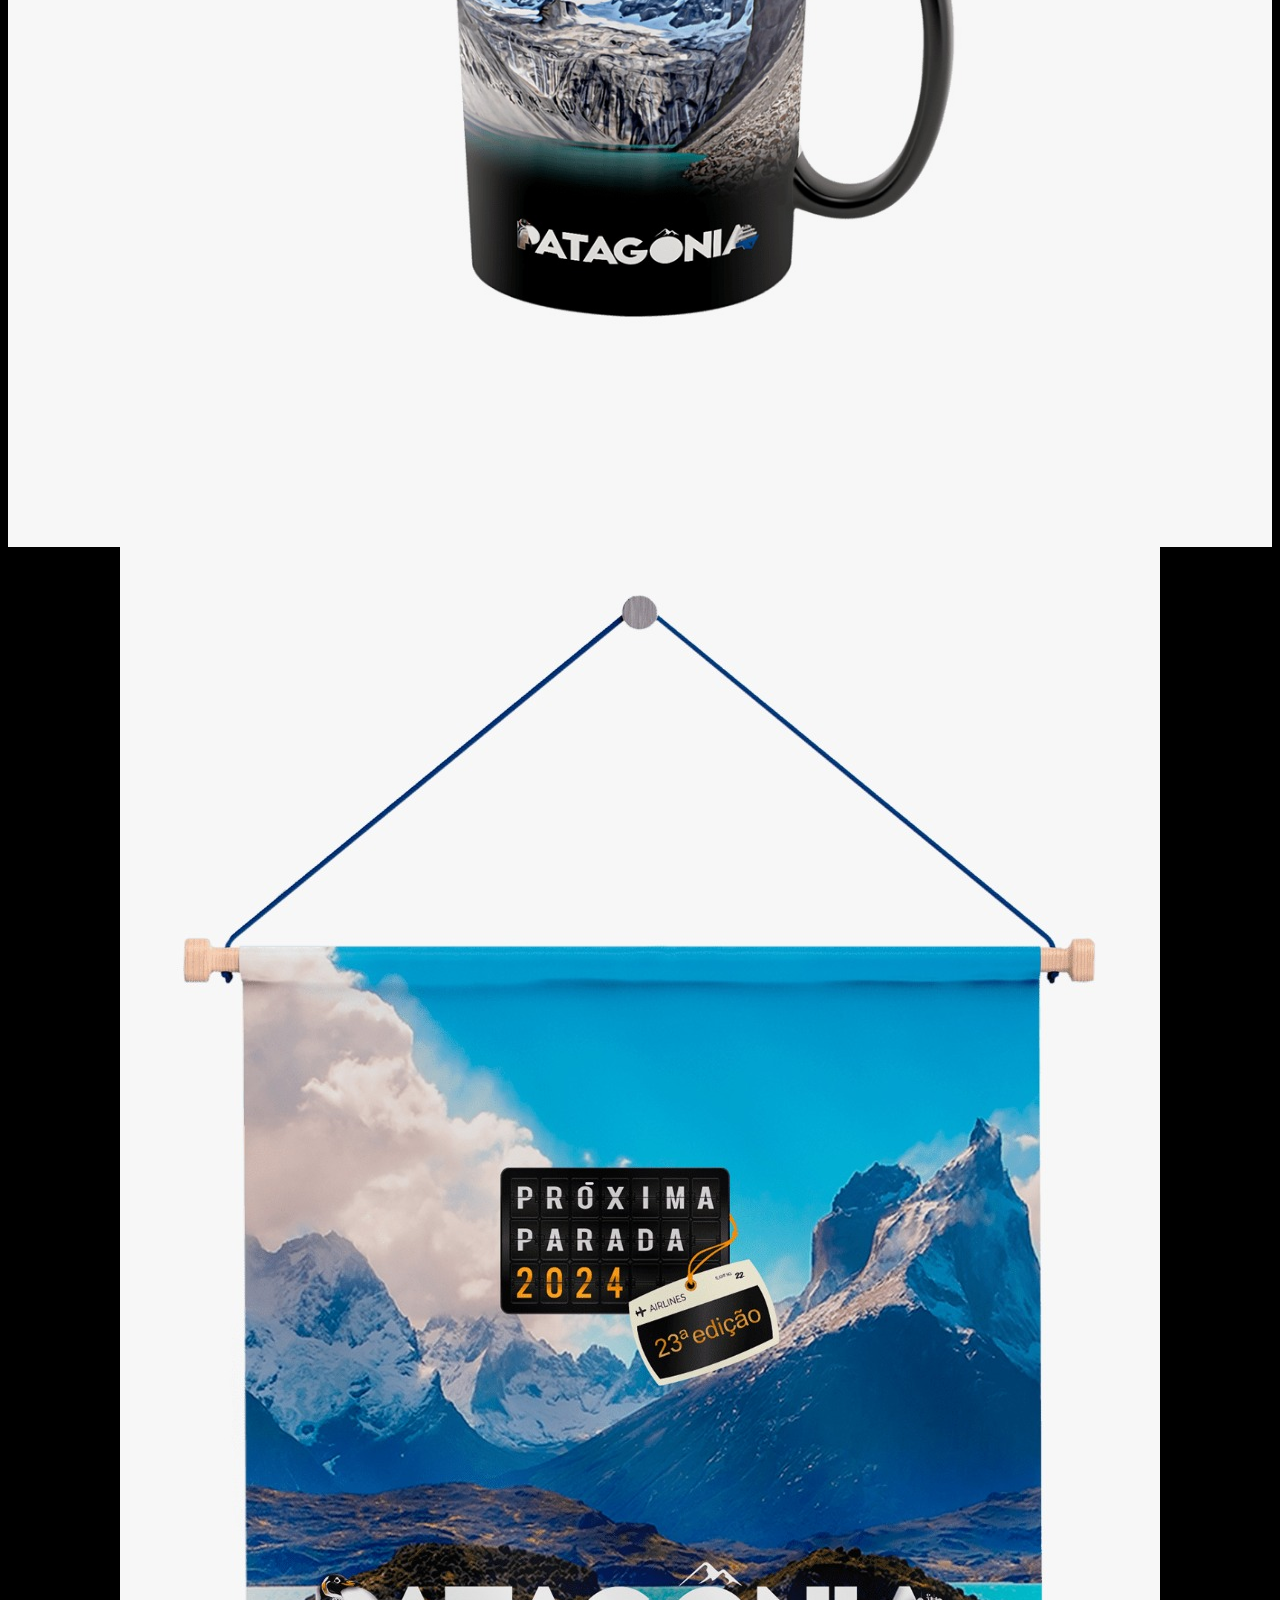
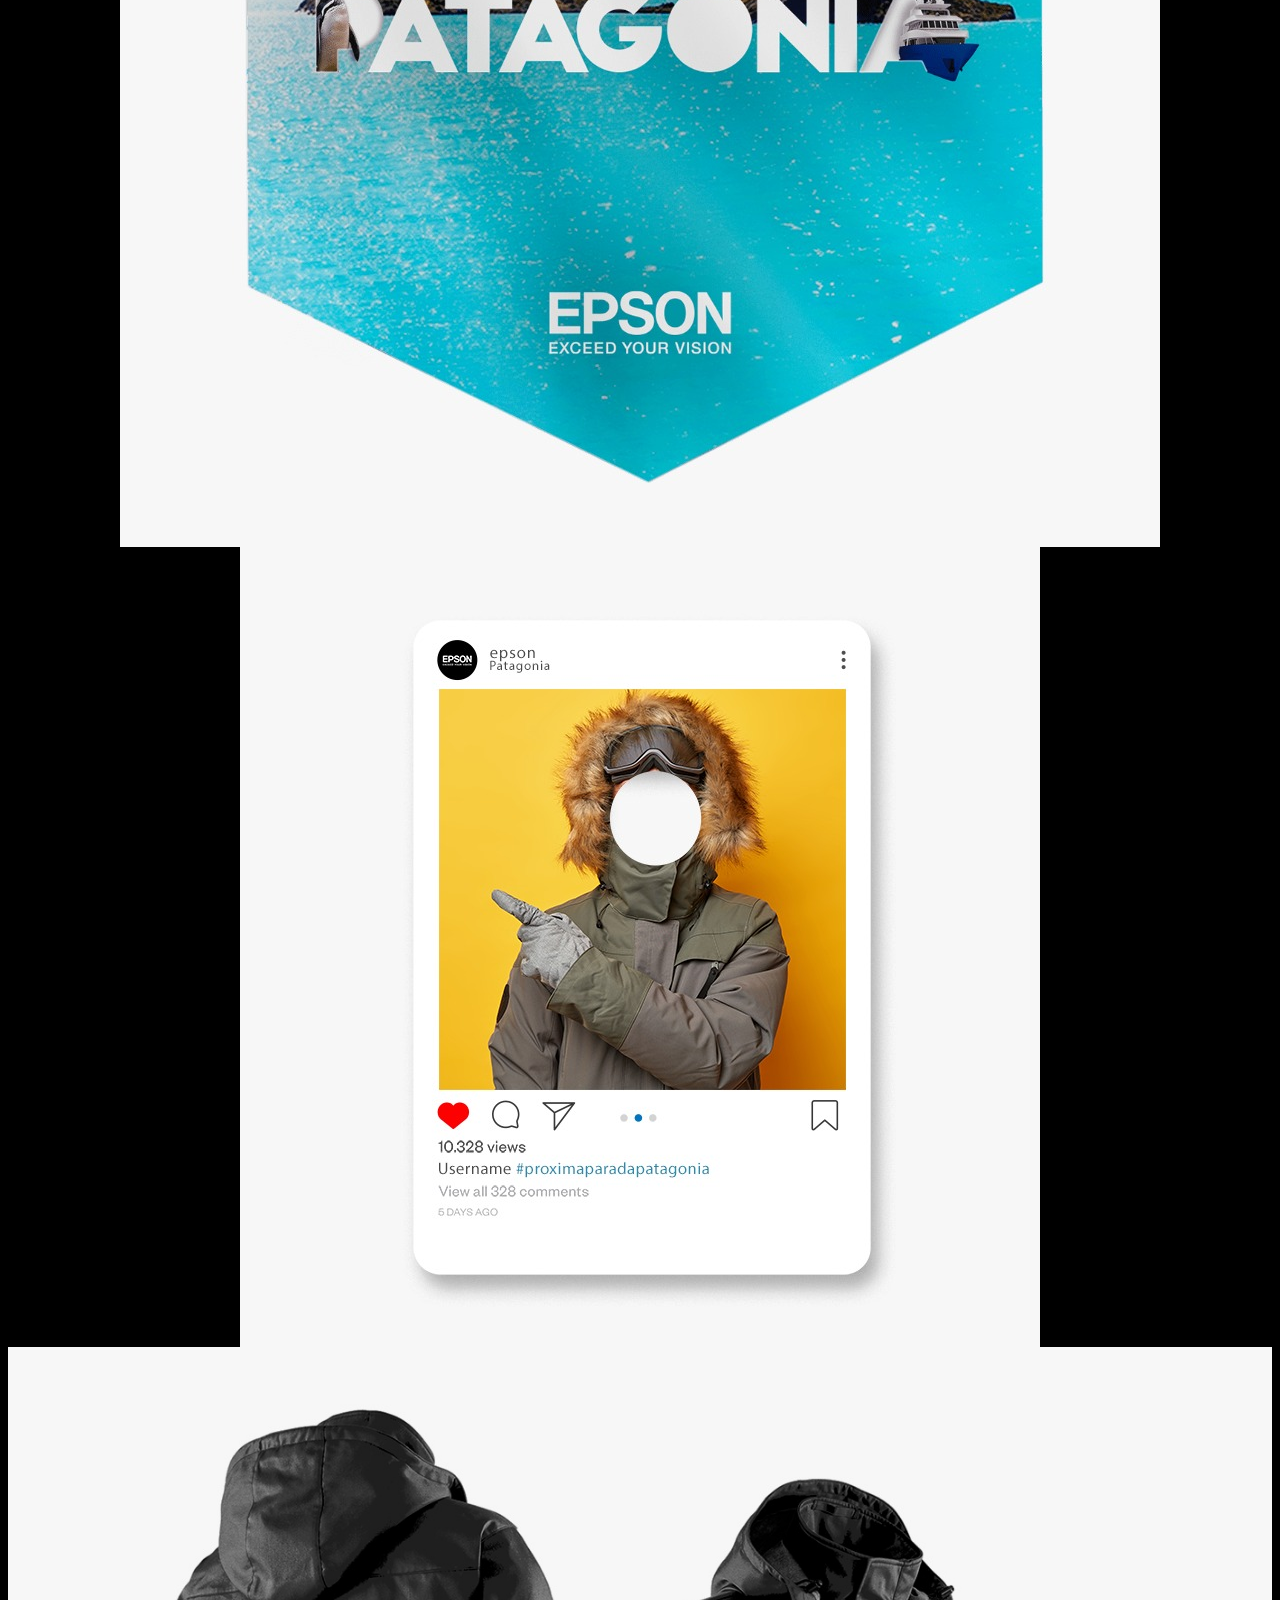
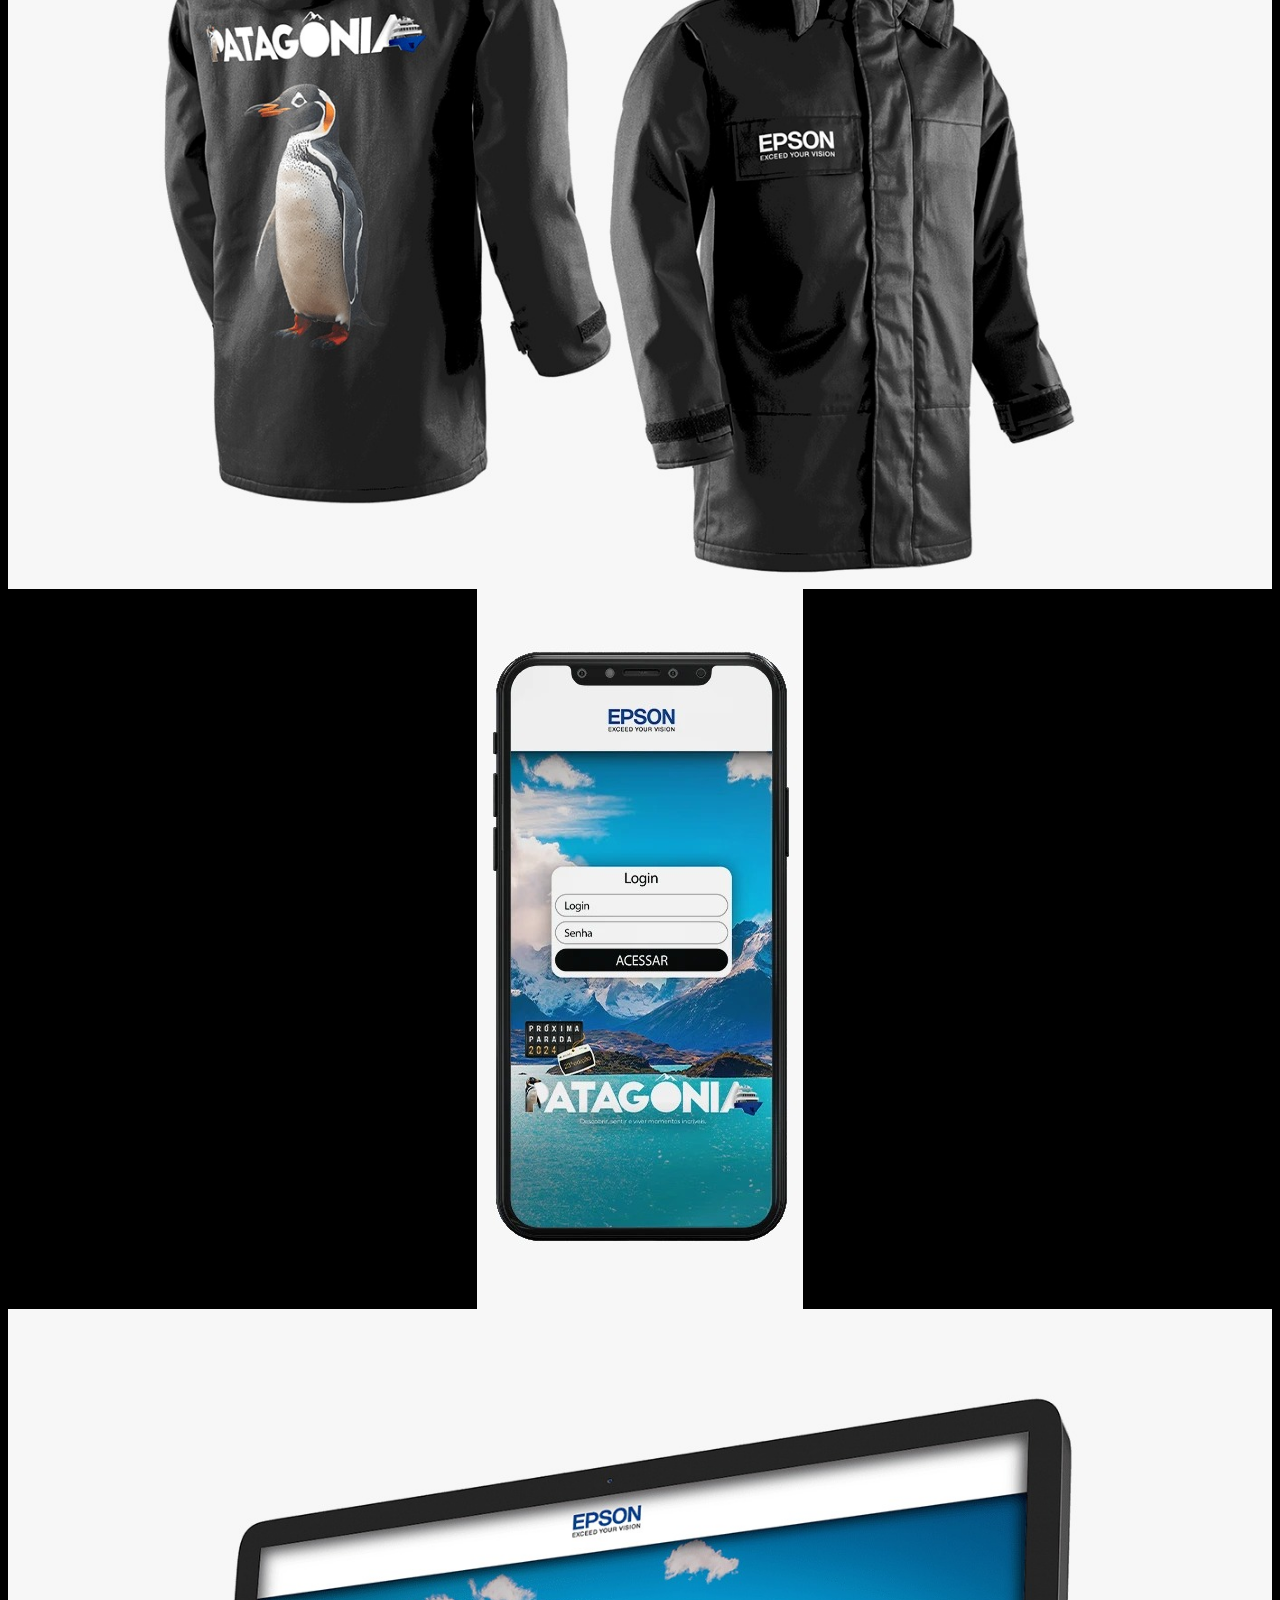
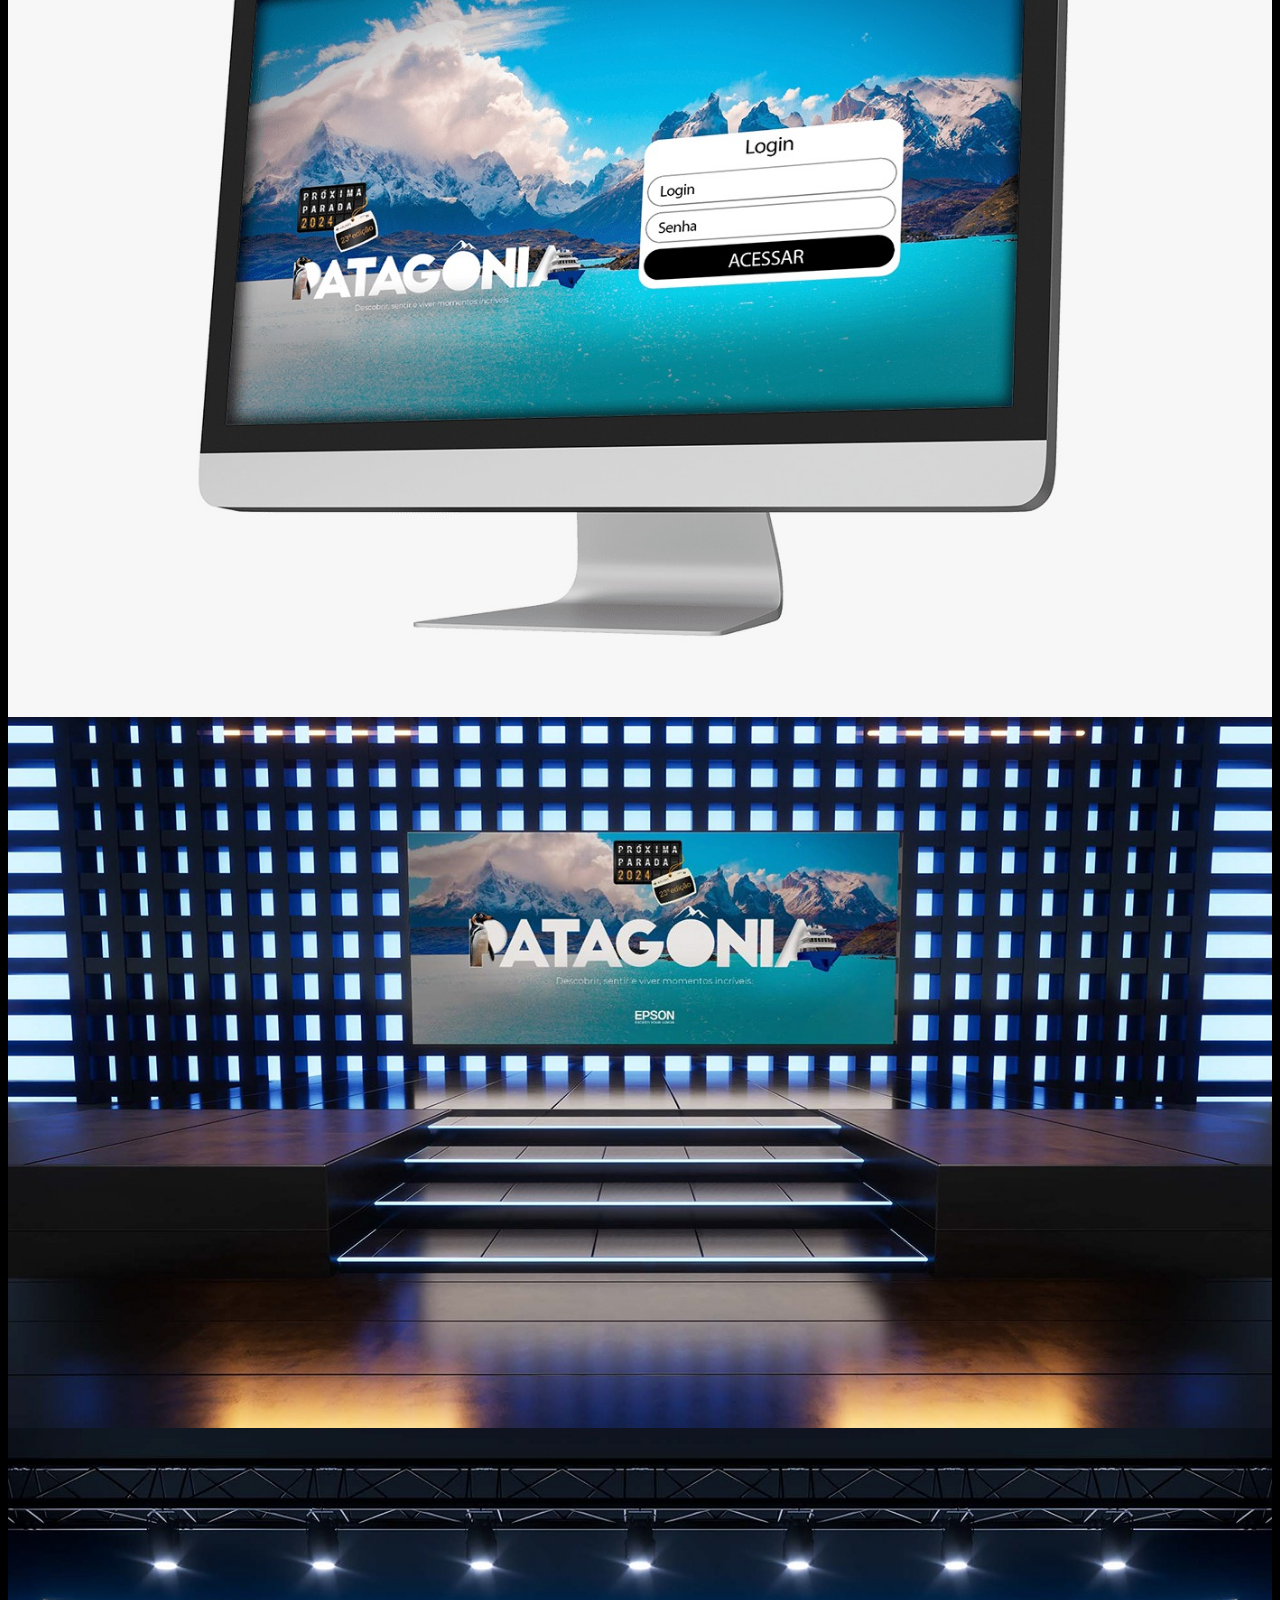
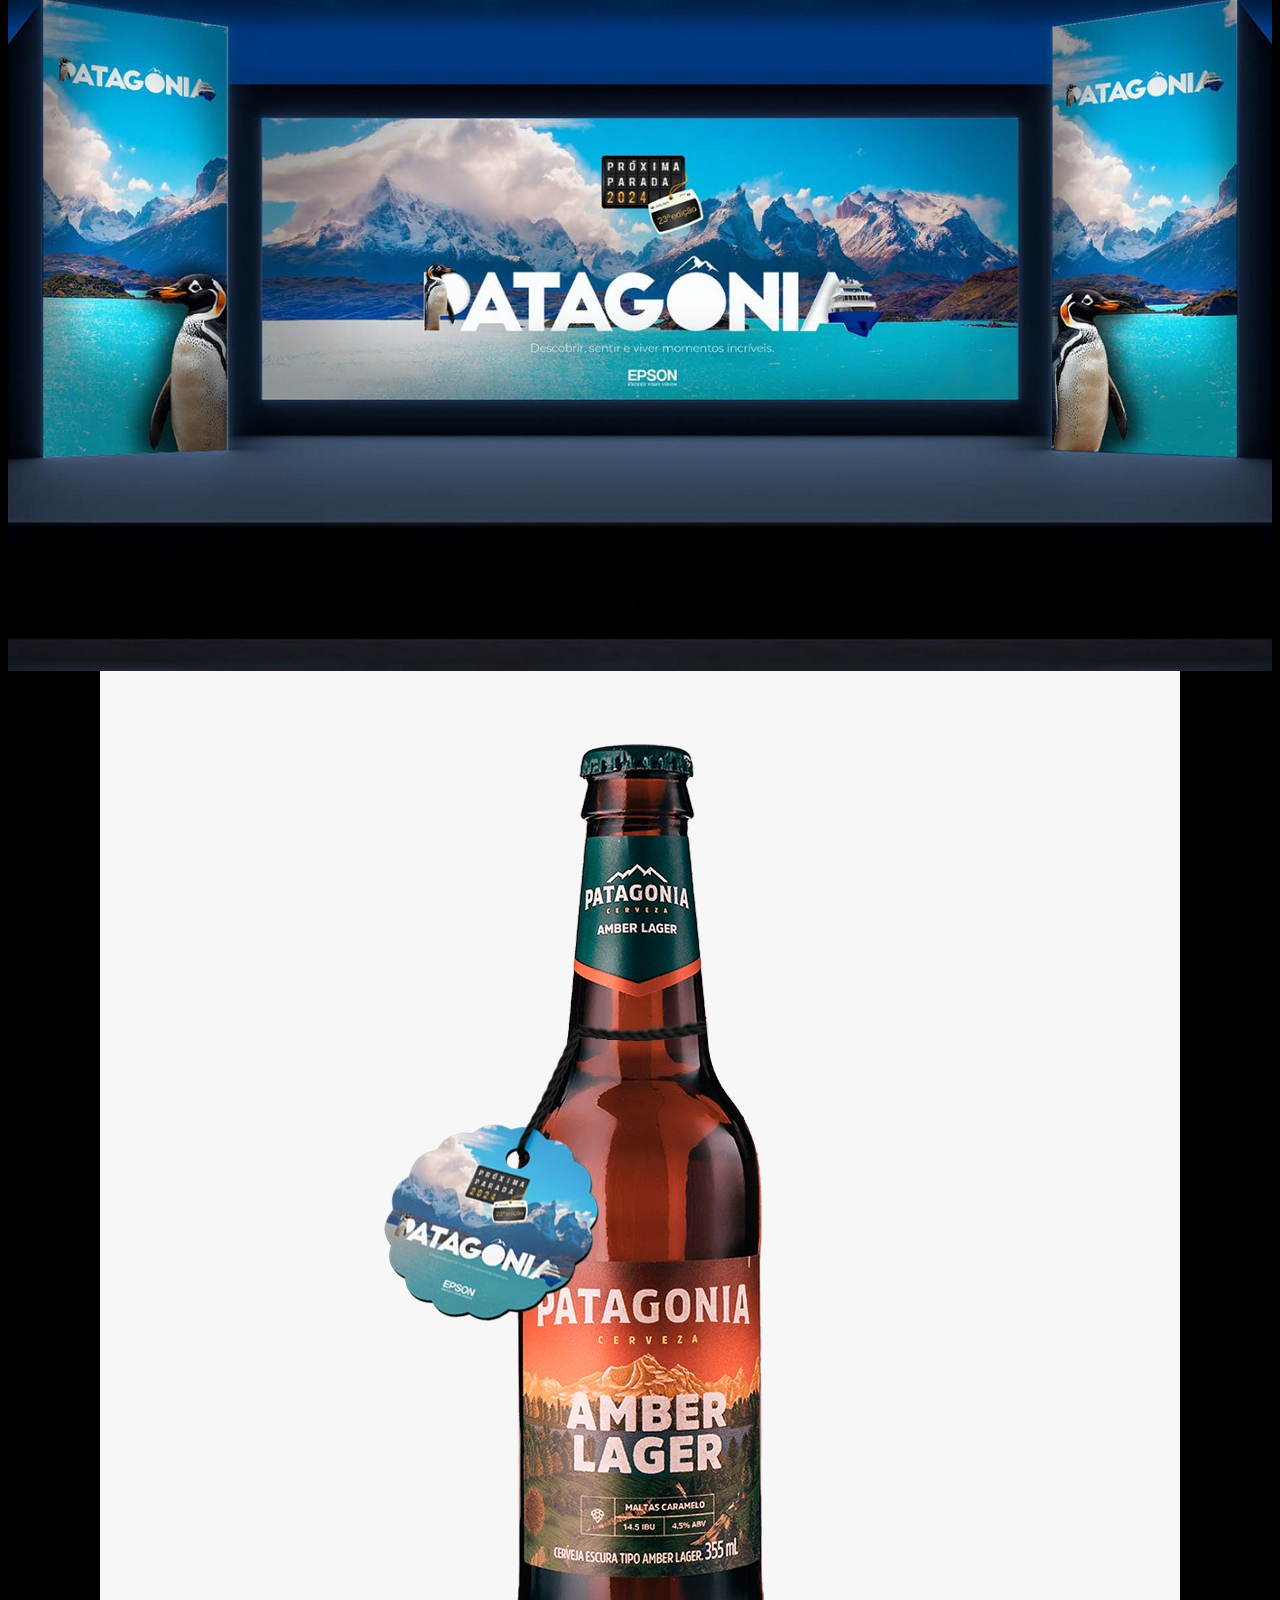
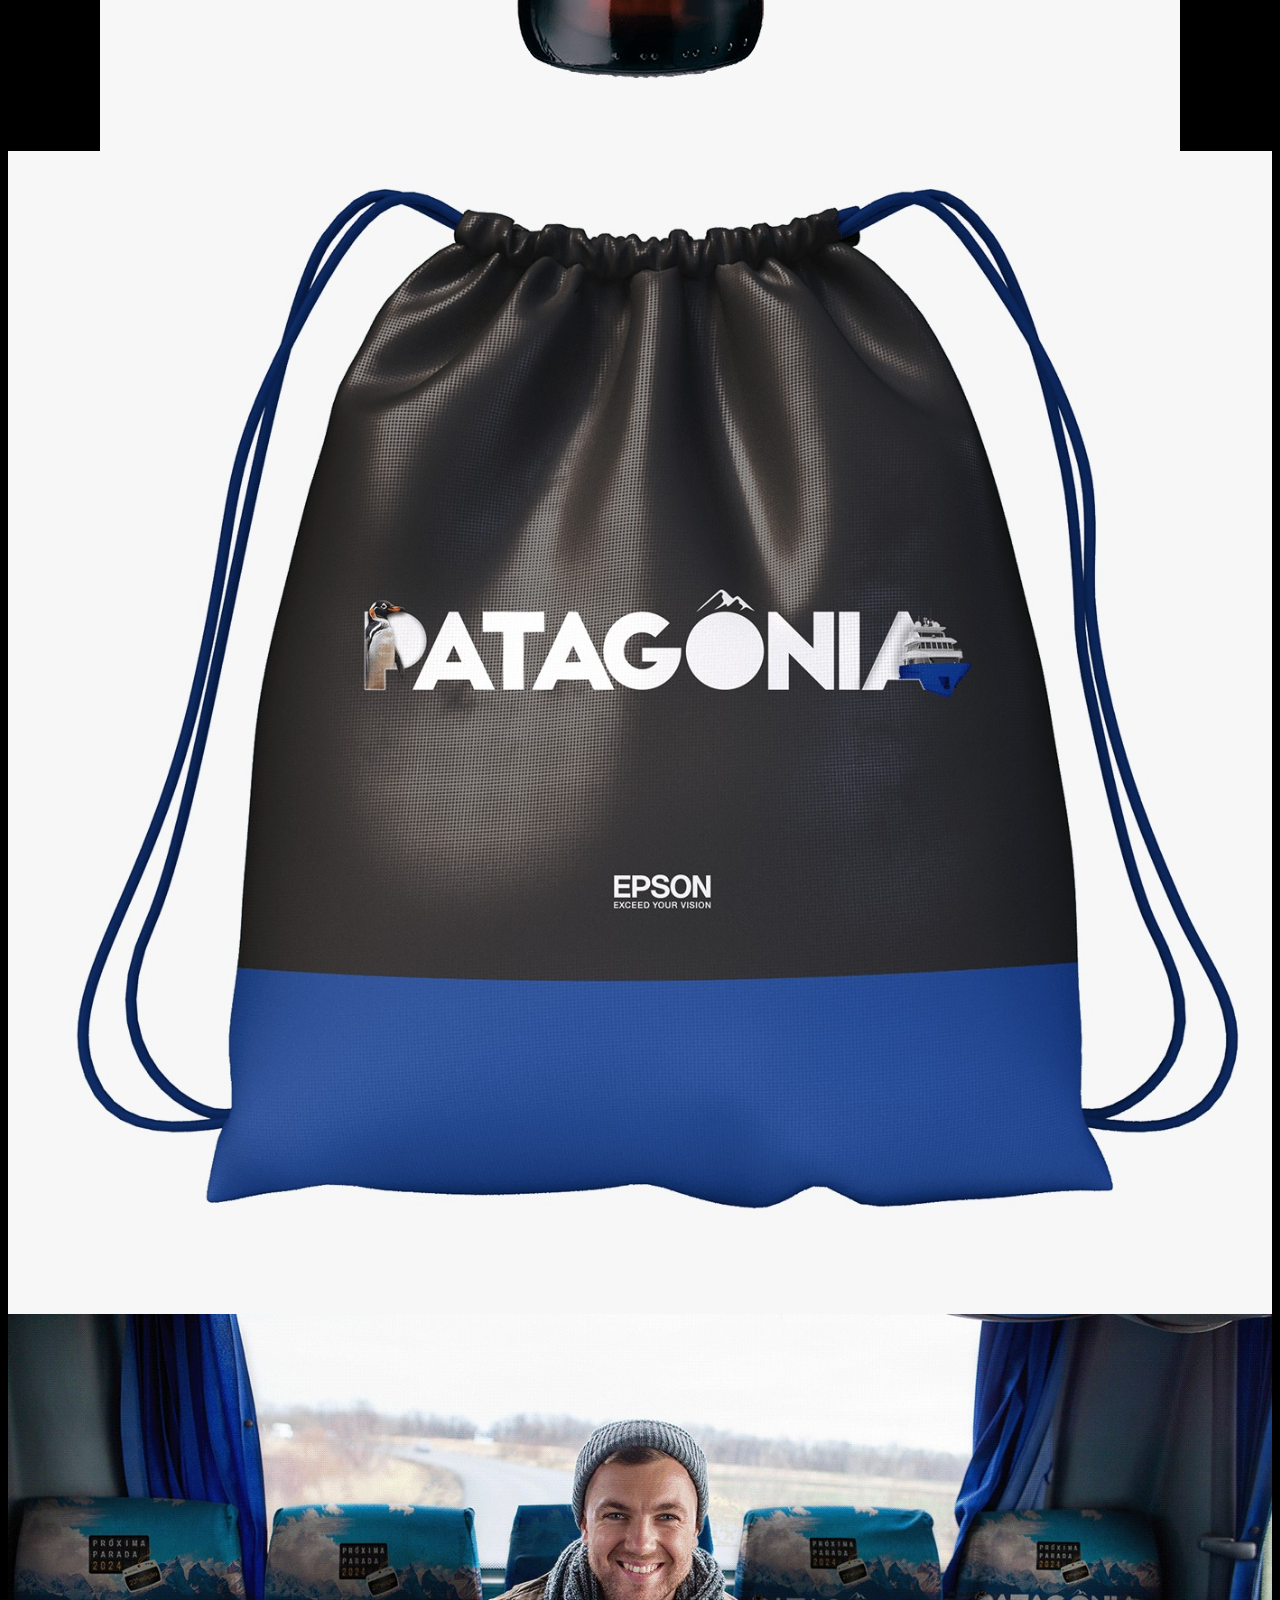
<file: index13.html>
<!DOCTYPE html>
<html lang="pt-br">
<head>
    <meta charset="UTF-8">
    <meta name="viewport" content="width=device-width, initial-scale=1.0">
    <link rel="stylesheet" href="style4.css">
    <title>Patagônia</title>
</head>
<body>
    <button><a href="index3.html">Voltar</a></button>
    <img class="imagens" src="images/img96.jpeg" alt="imagem para ilustrar trabalhos">
    <img class="imagens" src="images/img97.jpeg" alt="imagem para ilustrar trabalhos">
    <img class="imagens" src="images/img98.jpeg" alt="imagem para ilustrar trabalhos">
    <img class="imagens" src="images/img99.jpeg" alt="imagem para ilustrar trabalhos">
    <img class="imagens" src="images/img100.jpeg" alt="imagem para ilustrar trabalhos">
    <img class="imagens" src="images/img101.jpeg" alt="imagem para ilustrar trabalhos">
    <img class="imagens" src="images/img102.jpeg" alt="imagem para ilustrar trabalhos">
    <img class="imagens" src="images/img103.jpeg" alt="imagem para ilustrar trabalhos">
    <img class="imagens" src="images/img104.jpeg" alt="imagem para ilustrar trabalhos">
    <img class="imagens" src="images/img105.jpeg" alt="imagem para ilustrar trabalhos">
    <img class="imagens" src="images/img106.jpeg" alt="imagem para ilustrar trabalhos">
    <img class="imagens" src="images/img107.jpeg" alt="imagem para ilustrar trabalhos">
    <img class="imagens" src="images/img108.jpeg" alt="imagem para ilustrar trabalhos">
    <img class="imagens" src="images/img109.jpeg" alt="imagem para ilustrar trabalhos">
    <img class="imagens" src="images/img110.jpeg" alt="imagem para ilustrar trabalhos">
    <img class="imagens" src="images/img111.jpeg" alt="imagem para ilustrar trabalhos">
    <img class="imagens" src="images/img112.jpeg" alt="imagem para ilustrar trabalhos">
    <img class="imagens" src="images/img113.jpeg" alt="imagem para ilustrar trabalhos">
</body>
</html>
</file>
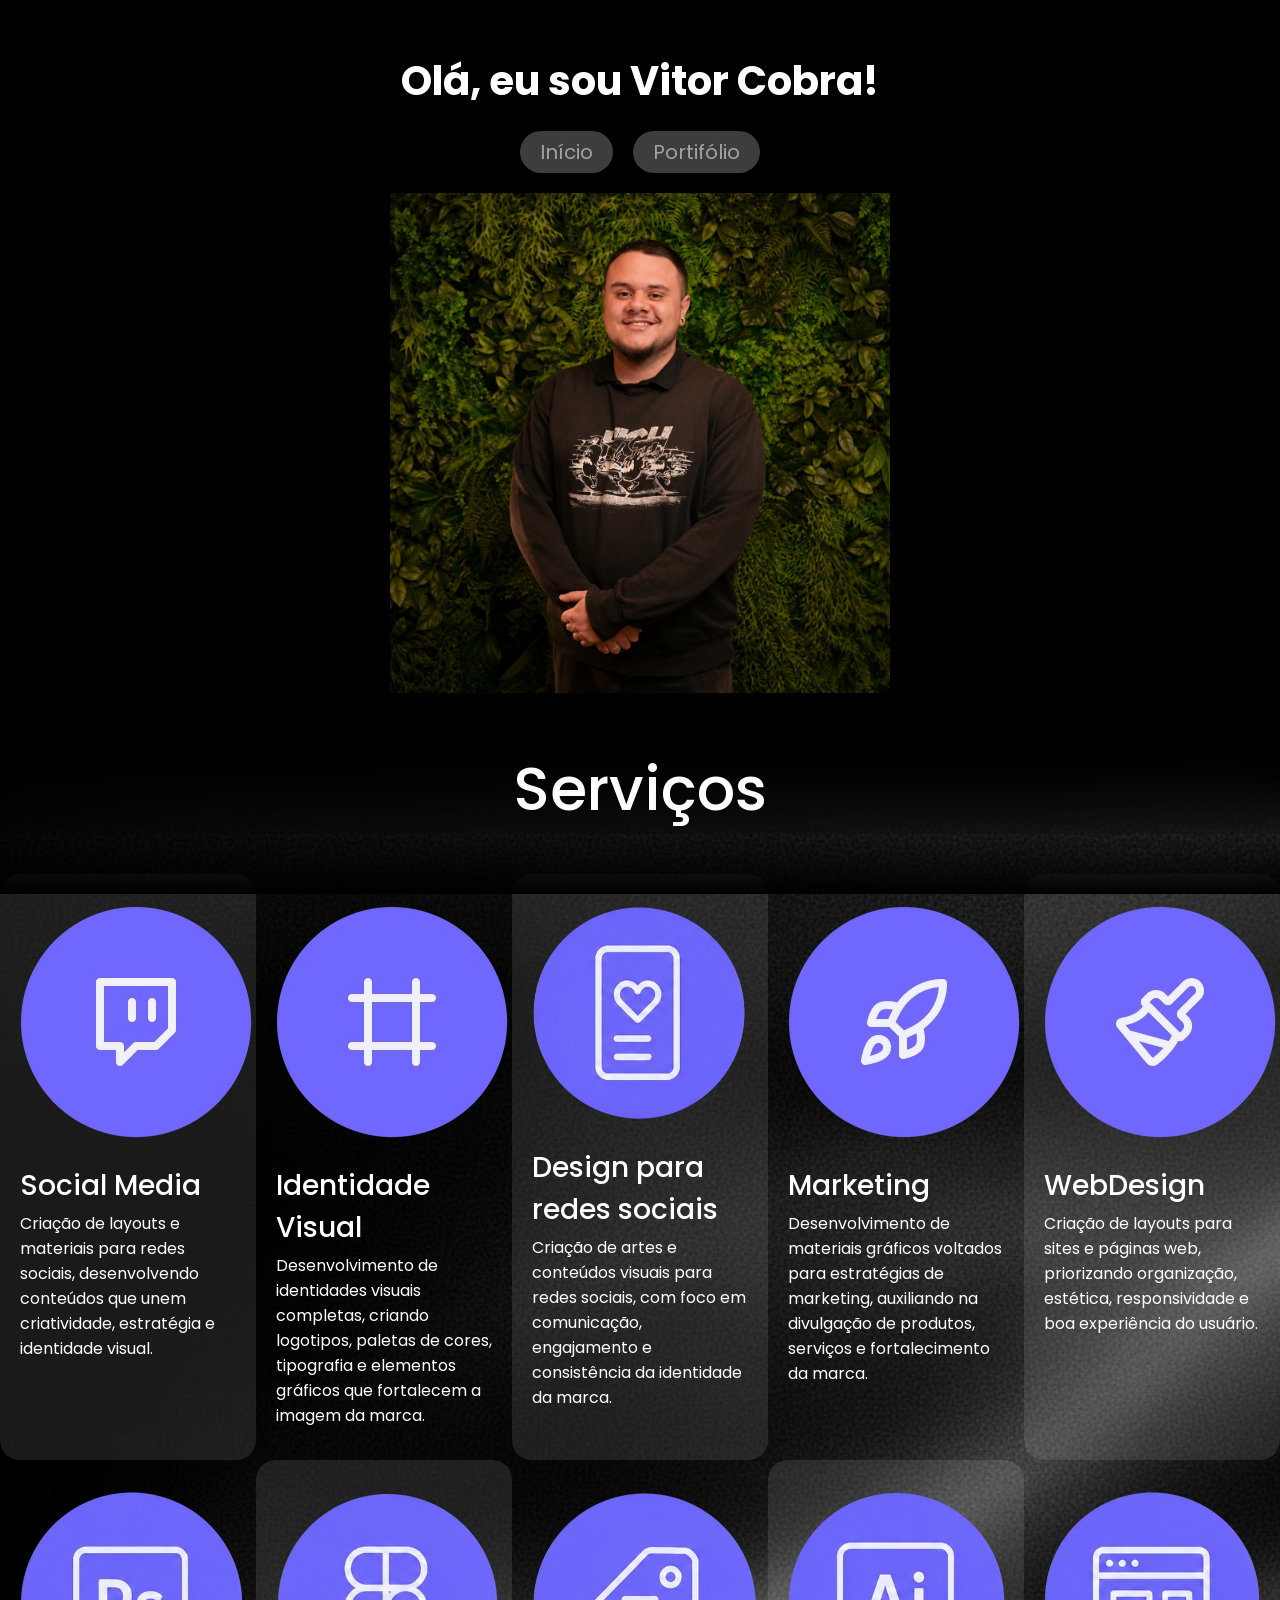
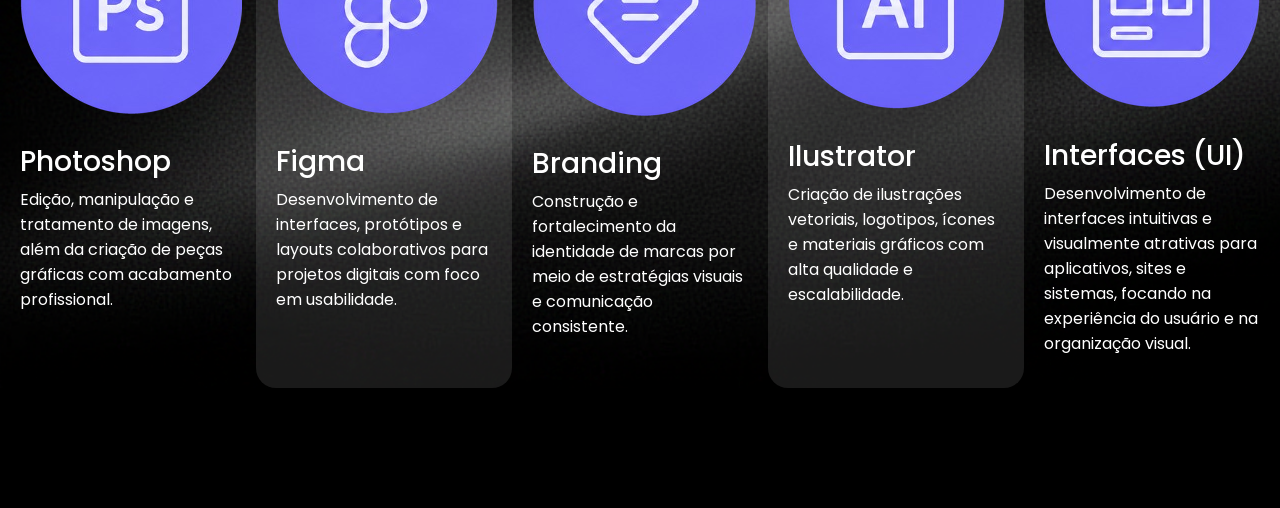
<file: index2.html>
<!DOCTYPE html>
<html lang="pt-br">
<head>
    <meta charset="UTF-8">
    <meta name="viewport" content="width=device-width, initial-scale=1.0">
    <link rel="stylesheet" href="style2.css">
    <link rel="preconnect" href="https://fonts.googleapis.com">
    <link rel="preconnect" href="https://fonts.gstatic.com" crossorigin>
    <link href="https://fonts.googleapis.com/css2?family=Poppins:ital,wght@0,100;0,200;0,300;0,400;0,500;0,600;0,700;0,800;0,900;1,100;1,200;1,300;1,400;1,500;1,600;1,700;1,800;1,900&display=swap" rel="stylesheet">
    <title>Curriculo Vitor Cobra, serviços</title>
    <meta name="viewport" content="width=device-width, initial-scale=1">
</head>
<body>
    <header>
         <h1>Olá, eu sou Vitor Cobra!</h1>
         <div class="divbotoes">
            <button><a href="index.html">Início</a></button>
            <button><a href="index3.html">Portifólio</a></button>
         </div>
         <img class="perfil" src="images/logotipo 2.png" alt="foto do meu proprio rosto">
    </header>

    <!-- SEÇÃO 2 -->
     <section class="secao2">
        <h2 class="tituloSecao">Serviços</h2>
        <div  class="divCards">
            <div class="card branco" id="branco">
                <img src="images/Social_media.png" alt="Icone de Social Media no curso">
                <h3>Social Media</h3>
                <p>Criação de layouts e materiais para redes sociais, desenvolvendo conteúdos que unem criatividade, estratégia e identidade visual.</p>
            </div>
                      <div class="card" id="preto">
                <img src="images/Identidade_visual.png" alt="Icone de Identidade Visual no curso">
                <h3>Identidade Visual</h3>
                <p>Desenvolvimento de identidades visuais completas, criando logotipos, paletas de cores, tipografia e elementos gráficos que fortalecem a imagem da marca.</p>
            </div>
                      <div class="card branco" id="preto">
                <img src="images/Redes_Sociais.png" alt="Icone de Programação no curso">
                <h3>Design para redes sociais</h3>
                <p>Criação de artes e conteúdos visuais para redes sociais, com foco em comunicação, engajamento e consistência da identidade da marca.</p>
            </div>
                      <div class="card" id="branco">
                <img src="images/Marketing.png" alt="Icone de Marketing no curso">
                <h3>Marketing</h3>
                <p>Desenvolvimento de materiais gráficos voltados para estratégias de marketing, auxiliando na divulgação de produtos, serviços e fortalecimento da marca.</p>
            </div>
                      <div class="card branco" id="branco">
                <img src="images/WebDesign.png" alt="Icone de WebDesign no curso">
                <h3>WebDesign</h3>
                <p>Criação de layouts para sites e páginas web, priorizando organização, estética, responsividade e boa experiência do usuário.</p>
            </div>
                      <div class="card" id="preto">
                <img src="images/Photoshop.png" alt="Icone de Desenvolvimento no curso">
                <h3>Photoshop</h3>
                <p>Edição, manipulação e tratamento de imagens, além da criação de peças gráficas com acabamento profissional.</p>
                      </div>
                    <div class="card branco" id="preto">
                <img src="images/Figma.png" alt="Icone de Social Media no curso">
                <h3>Figma</h3>
                <p>Desenvolvimento de interfaces, protótipos e layouts colaborativos para projetos digitais com foco em usabilidade.</p>
            </div>
                    <div class="card" id="branco">
                <img src="images/Branding.png" alt="Icone de Social Media no curso">
                <h3>Branding</h3>
                <p>Construção e fortalecimento da identidade de marcas por meio de estratégias visuais e comunicação consistente.</p>
            </div>
                    <div class="card branco" id="branco">
                <img src="images/Ilustrator.png" alt="Icone de Social Media no curso">
                <h3>Ilustrator</h3>
                <p>Criação de ilustrações vetoriais, logotipos, ícones e materiais gráficos com alta qualidade e escalabilidade.</p>
            </div>
                    <div class="card" id="preto">
                <img src="images/Interfaces.png" alt="Icone de Social Media no curso">
                <h3>Interfaces (UI)</h3>
                <p>Desenvolvimento de interfaces intuitivas e visualmente atrativas para aplicativos, sites e sistemas, focando na experiência do usuário e na organização visual.</p>
            </div>
        </div>
</body>
</html>
</file>
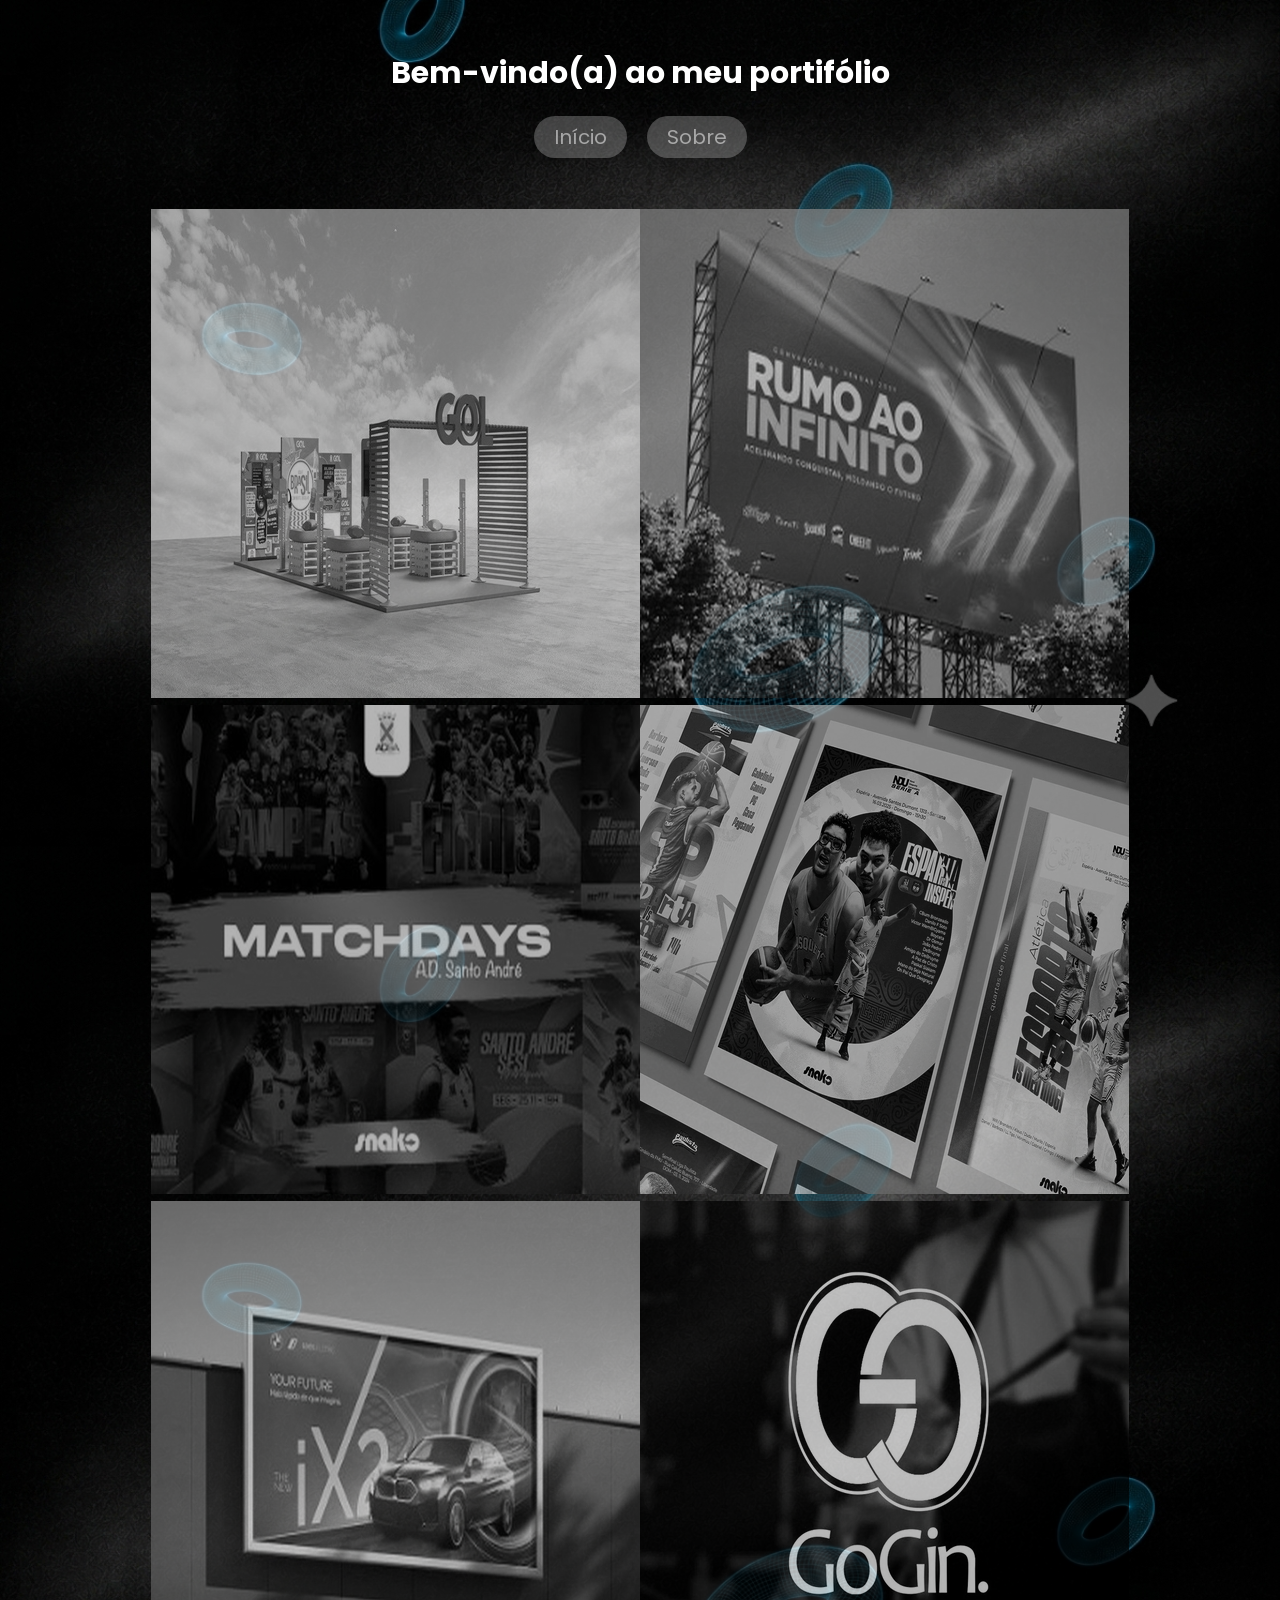
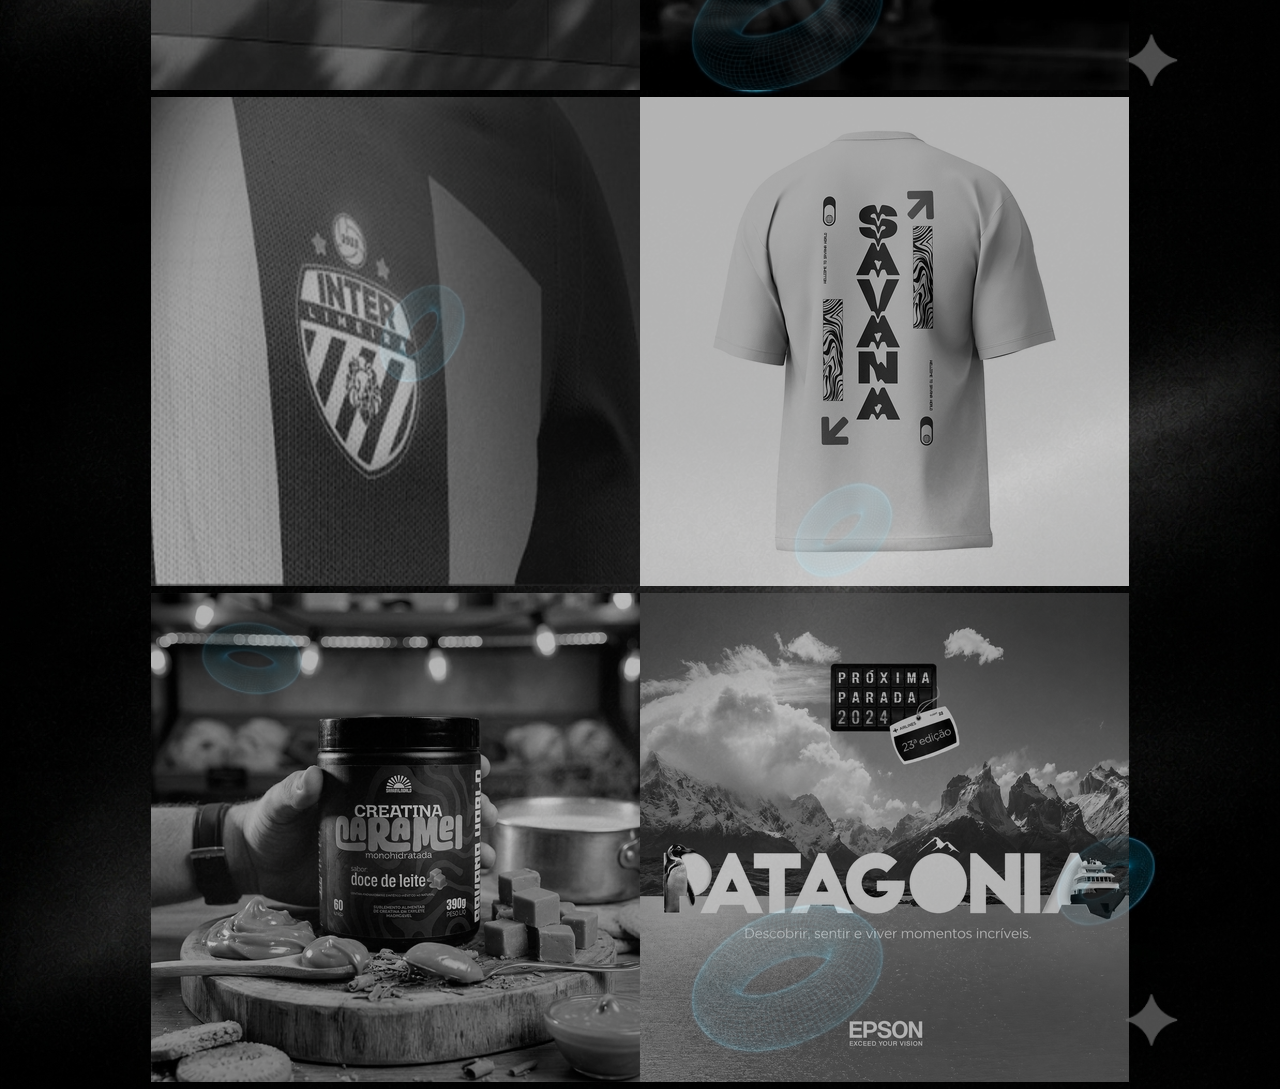
<file: index3.html>
<!DOCTYPE html>
<html lang="pt-br">
<head>
    <meta charset="UTF-8">
    <meta name="viewport" content="width=device-width, initial-scale=1.0">
    <link rel="stylesheet" href="style3.css">
    <link rel="preconnect" href="https://fonts.googleapis.com">
    <link rel="preconnect" href="https://fonts.gstatic.com" crossorigin>
    <link href="https://fonts.googleapis.com/css2?family=Poppins:ital,wght@0,100;0,200;0,300;0,400;0,500;0,600;0,700;0,800;0,900;1,100;1,200;1,300;1,400;1,500;1,600;1,700;1,800;1,900&display=swap" rel="stylesheet">
    <title>Curriculo Vitor Cobra, Portifólio</title>
</head>
<body>
     <!-- SEÇÃO 2 -->
    <header>
         <h2>Bem-vindo(a) ao meu portifólio</h2>
         <div class="divbotoes">
            <button><a href="index.html">Início</a></button>
            <button><a href="index2.html">Sobre</a></button>
         </div>
    </header>
     <section class="secao2">
         <div class="imagens">
            <a href="index9.html"><img src="images3/img1.jpg" alt="imagem para pura ilustração"></a>
            <a href="index10.html"><img src="images3/img2.png" alt="imagem para pura ilustração"></a>
            <a href="index12.html"><img src="images3/img3.png" alt="imagem para pura ilustração"></a>
            <a href="index7.html"> <img src="images3/img4.png" alt="imagem para pura ilustração"></a>
            <a href="index8.html">  <img src="images3/img5.png" alt="imagem para pura ilustração"></a>
            <a href="index6.html"> <img src="images3/img6.png" alt="imagem para pura ilustração"></a>
            <a href="index5.html"> <img src="images3/img7.png" alt="imagem para pura ilustração"></a>
            <a href="index11.html"><img src="images3/img8.png" alt="imagem para pura ilustração"></a>
            <a href="index4.html"><img src="images3/img9.png  " alt="imagem para pura ilustração"></a>
            <a href="index13.html"><img src="images3/img10.png  " alt="imagem para pura ilustração"></a>
         </div>
</body>
</html>
</file>
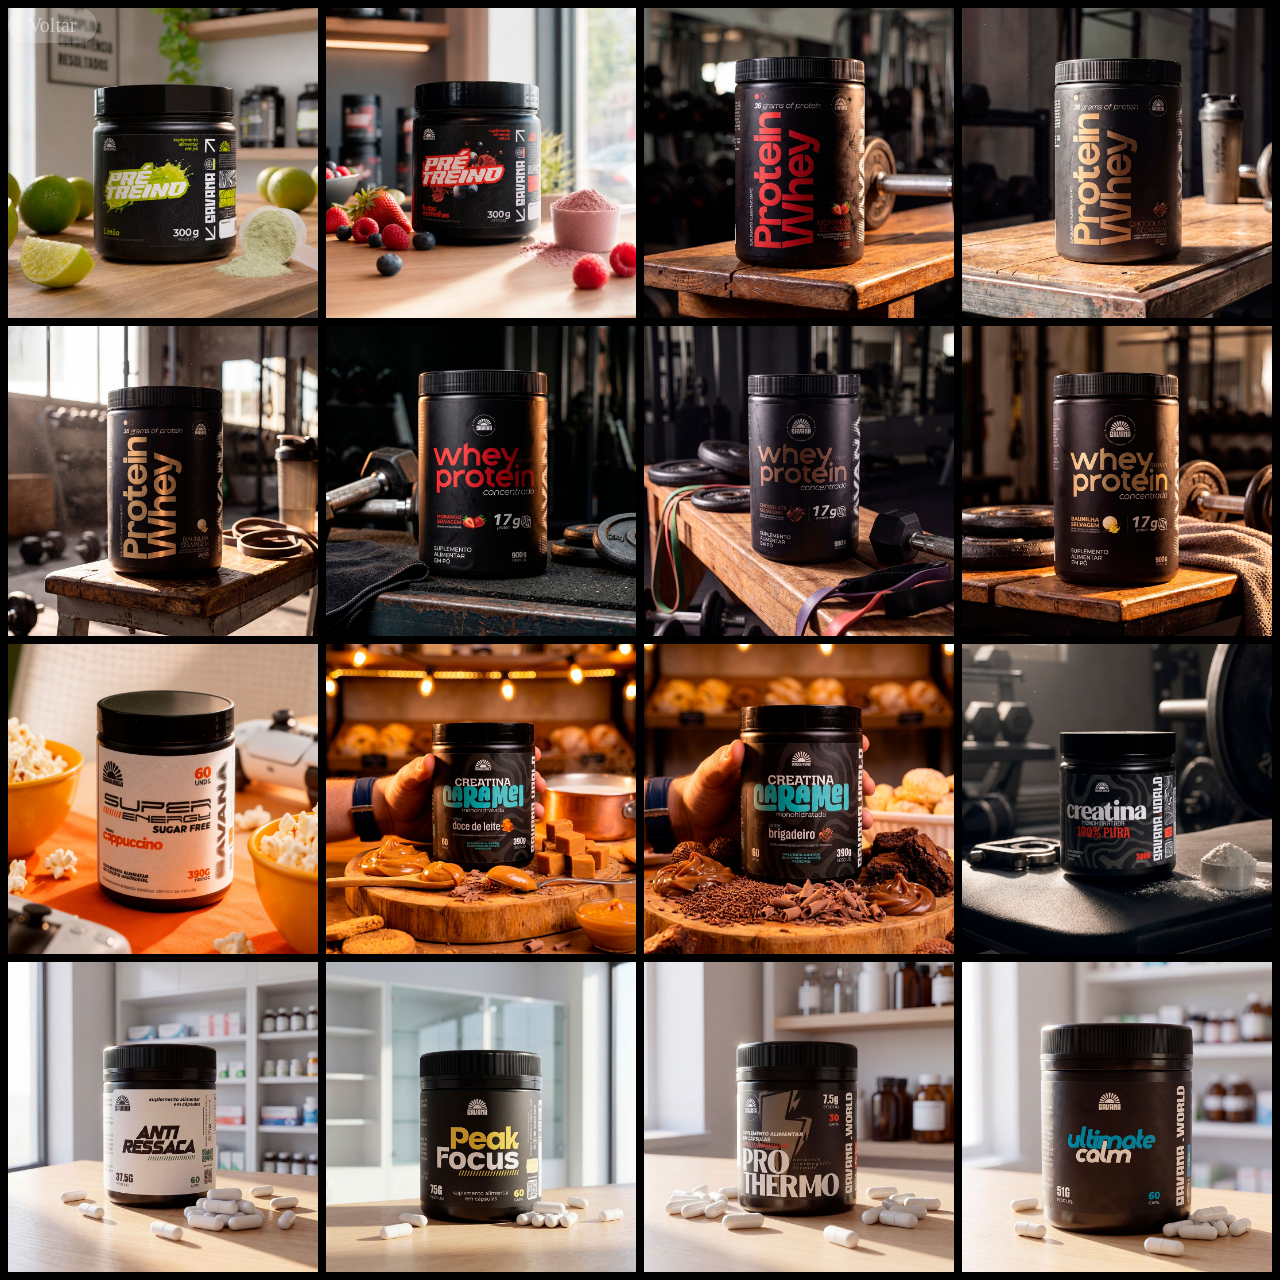
<file: index4.html>
<!DOCTYPE html>
<html lang="pt-br">
<head>
    <meta charset="UTF-8">
    <meta name="viewport" content="width=device-width, initial-scale=1.0">
    <link rel="stylesheet" href="style5.css">
    <title>Suplementos</title>
</head>
<body>
    <button><a href="index3.html">Voltar</a></button>
    <div class="galeria">
    <img class="imagens" src="images3/img11.jpeg" alt="imagem para ilustrar produtos">
    <img class="imagens" src="images3/img12.jpeg" alt="imagem para ilustrar produtos">
    <img class="imagens" src="images3/img13.jpeg" alt="imagem para ilustrar produtos">
    <img class="imagens" src="images3/img14.jpeg" alt="imagem para ilustrar produtos">
    <img class="imagens" src="images3/img15.jpeg" alt="imagem para ilustrar produtos">
    <img class="imagens" src="images3/img16.jpeg" alt="imagem para ilustrar produtos">
    <img class="imagens" src="images3/img17.jpeg" alt="imagem para ilustrar produtos">
    <img class="imagens" src="images3/img18.jpeg" alt="imagem para ilustrar produtos">
    <img class="imagens" src="images3/img19.jpeg" alt="imagem para ilustrar produtos">
    <img class="imagens" src="images3/img20.jpeg" alt="imagem para ilustrar produtos">
    <img class="imagens" src="images3/img21.jpeg" alt="imagem para ilustrar produtos">
    <img class="imagens" src="images3/img22.jpeg" alt="imagem para ilustrar produtos">
    <img class="imagens" src="images3/img23.jpeg" alt="imagem para ilustrar produtos">
    <img class="imagens" src="images3/img24.jpeg" alt="imagem para ilustrar produtos">
    <img class="imagens" src="images3/img25.jpeg" alt="imagem para ilustrar produtos">
    <img class="imagens" src="images3/img26.jpeg" alt="imagem para ilustrar produtos">
    </div>
</body>
</html>
</file>
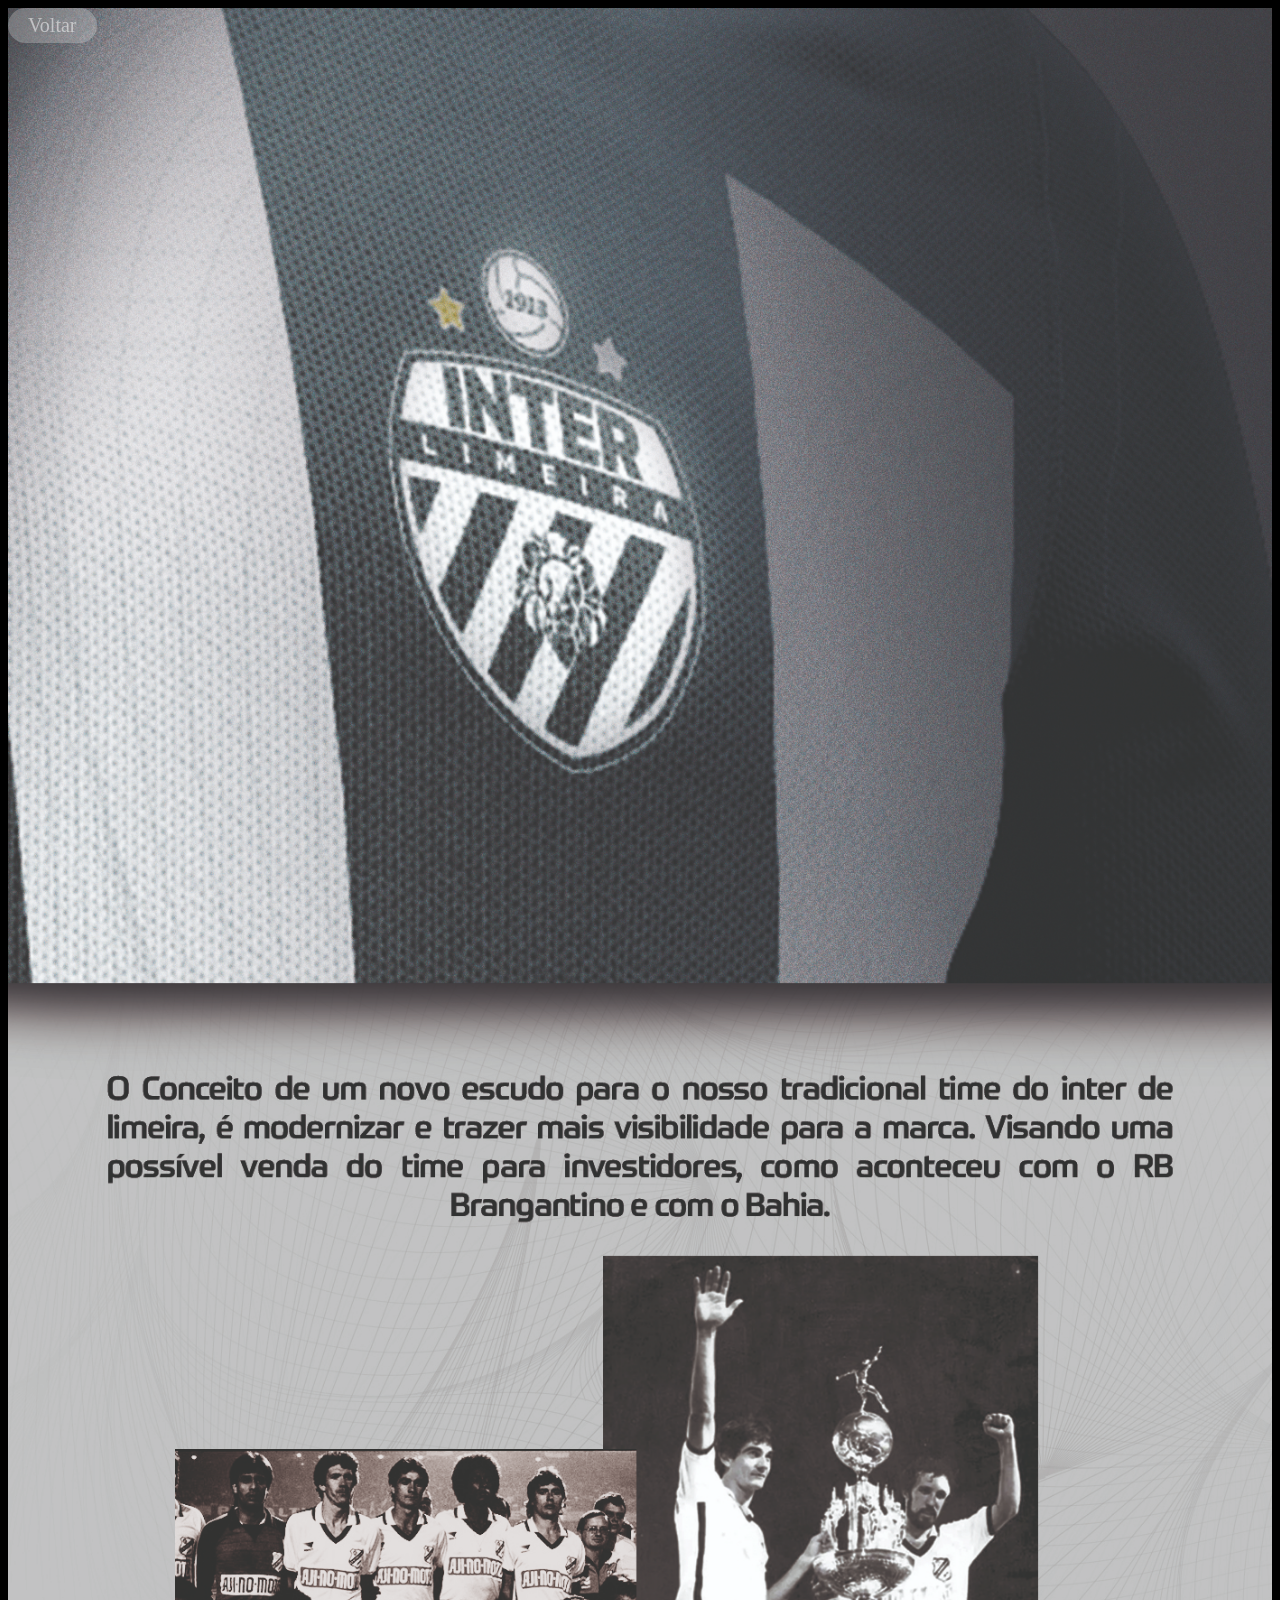
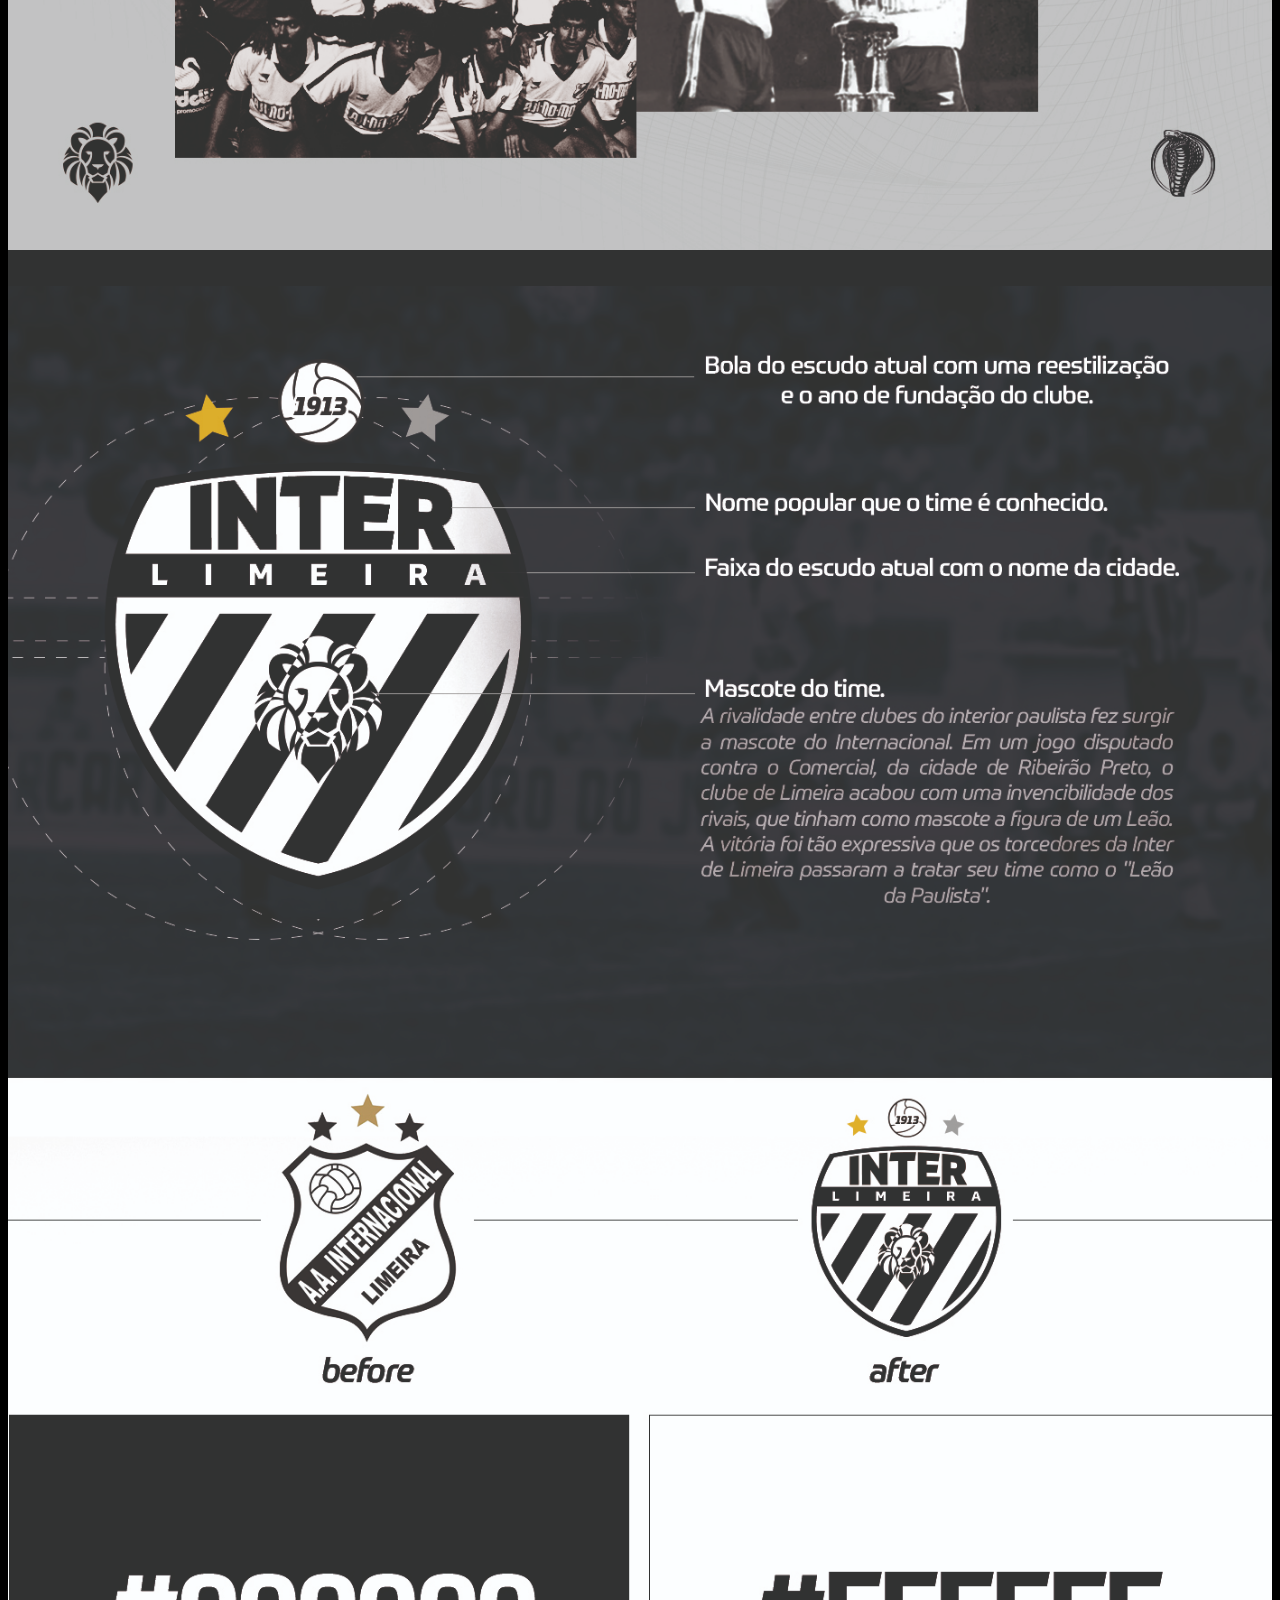
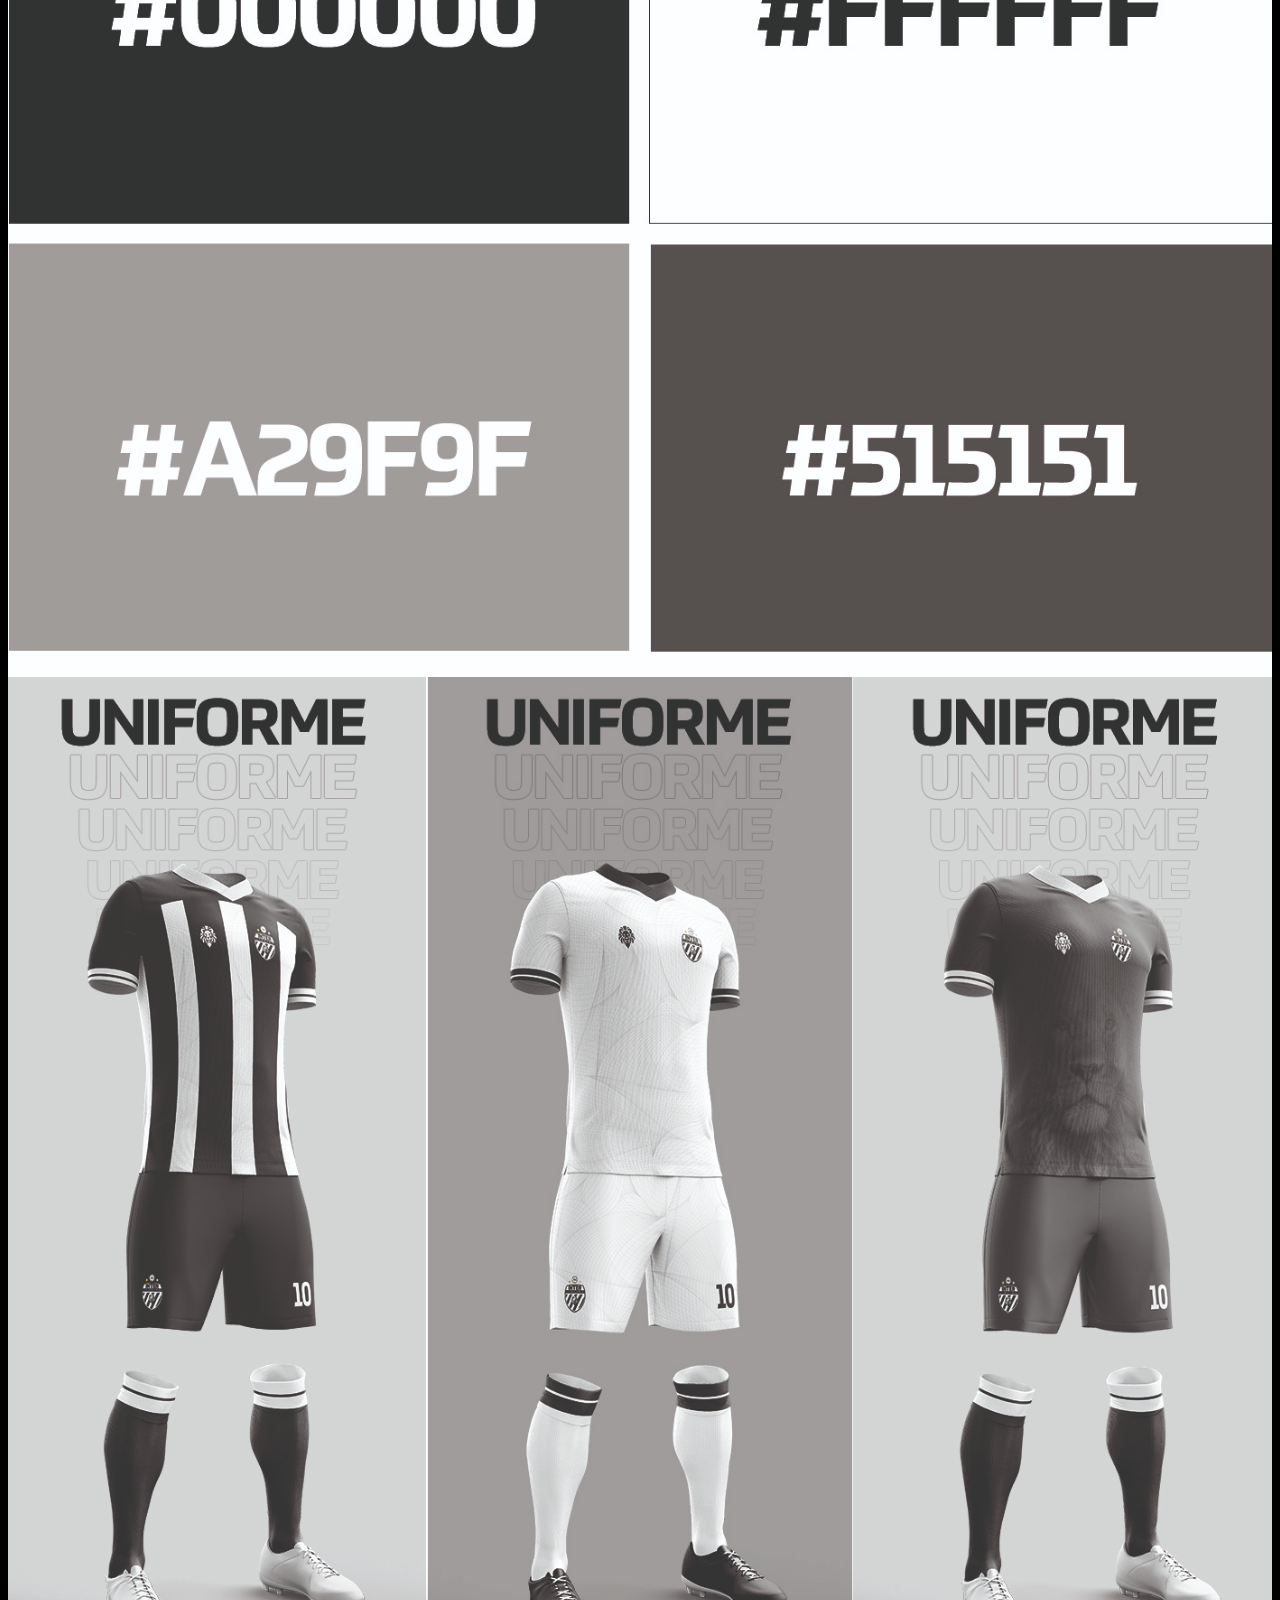
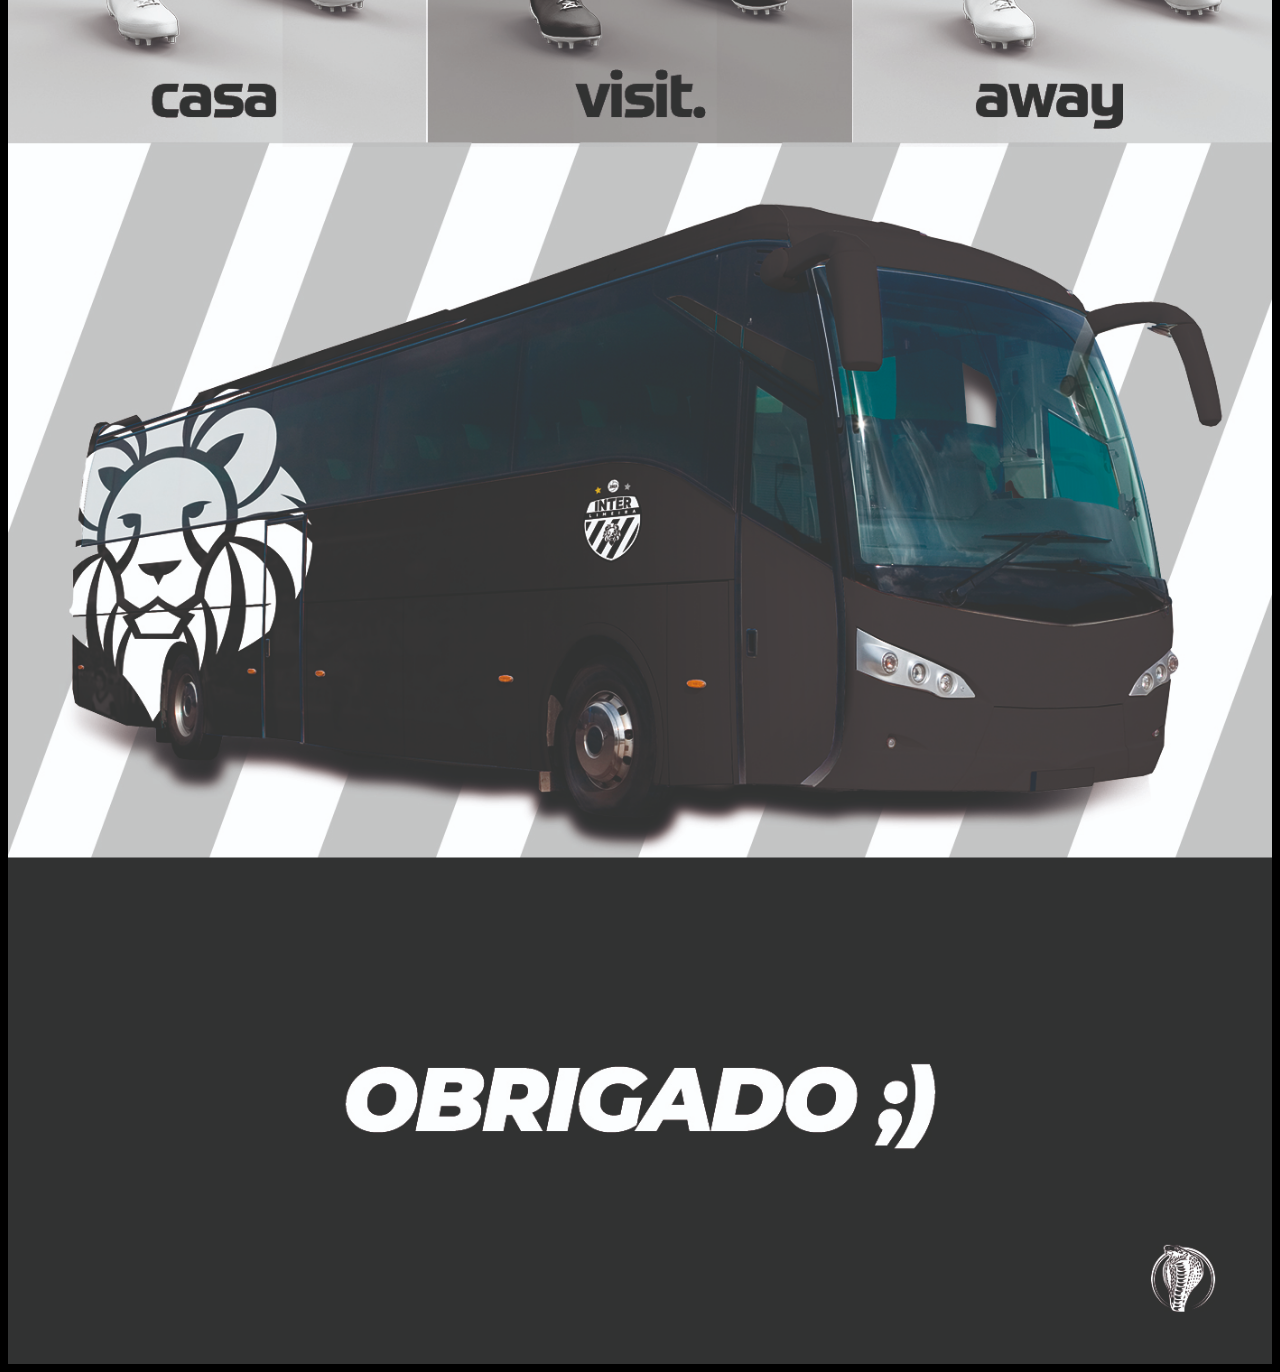
<file: index5.html>
<!DOCTYPE html>
<html lang="pt-br">
<head>
    <meta charset="UTF-8">
    <meta name="viewport" content="width=device-width, initial-scale=1.0">
    <link rel="stylesheet" href="style4.css">
    <title>Inter de Limeira</title>
</head>
<body>
    <button><a href="index3.html">Voltar</a></button>
    <img class="imagens" src="images2/img27.jpg" alt="imagem para ilustrar trabalhos">
</body>
</html>
</file>
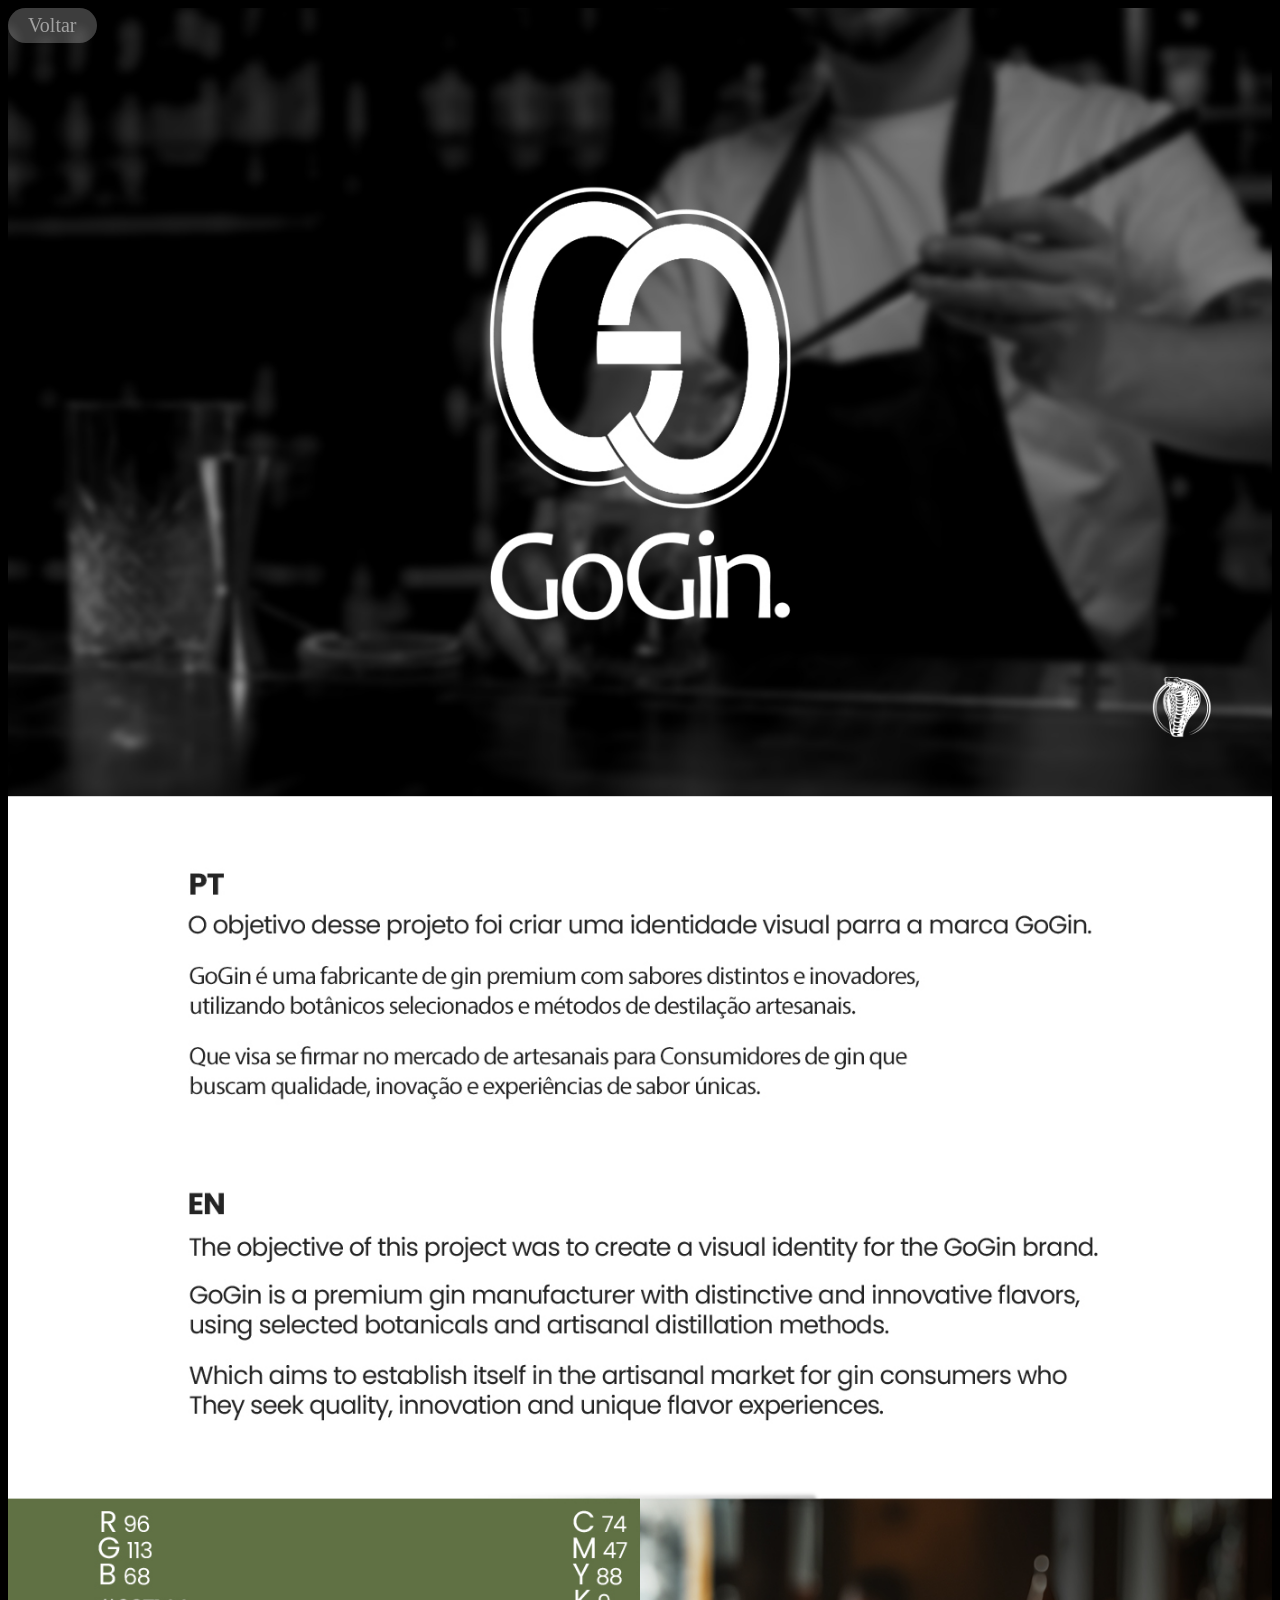
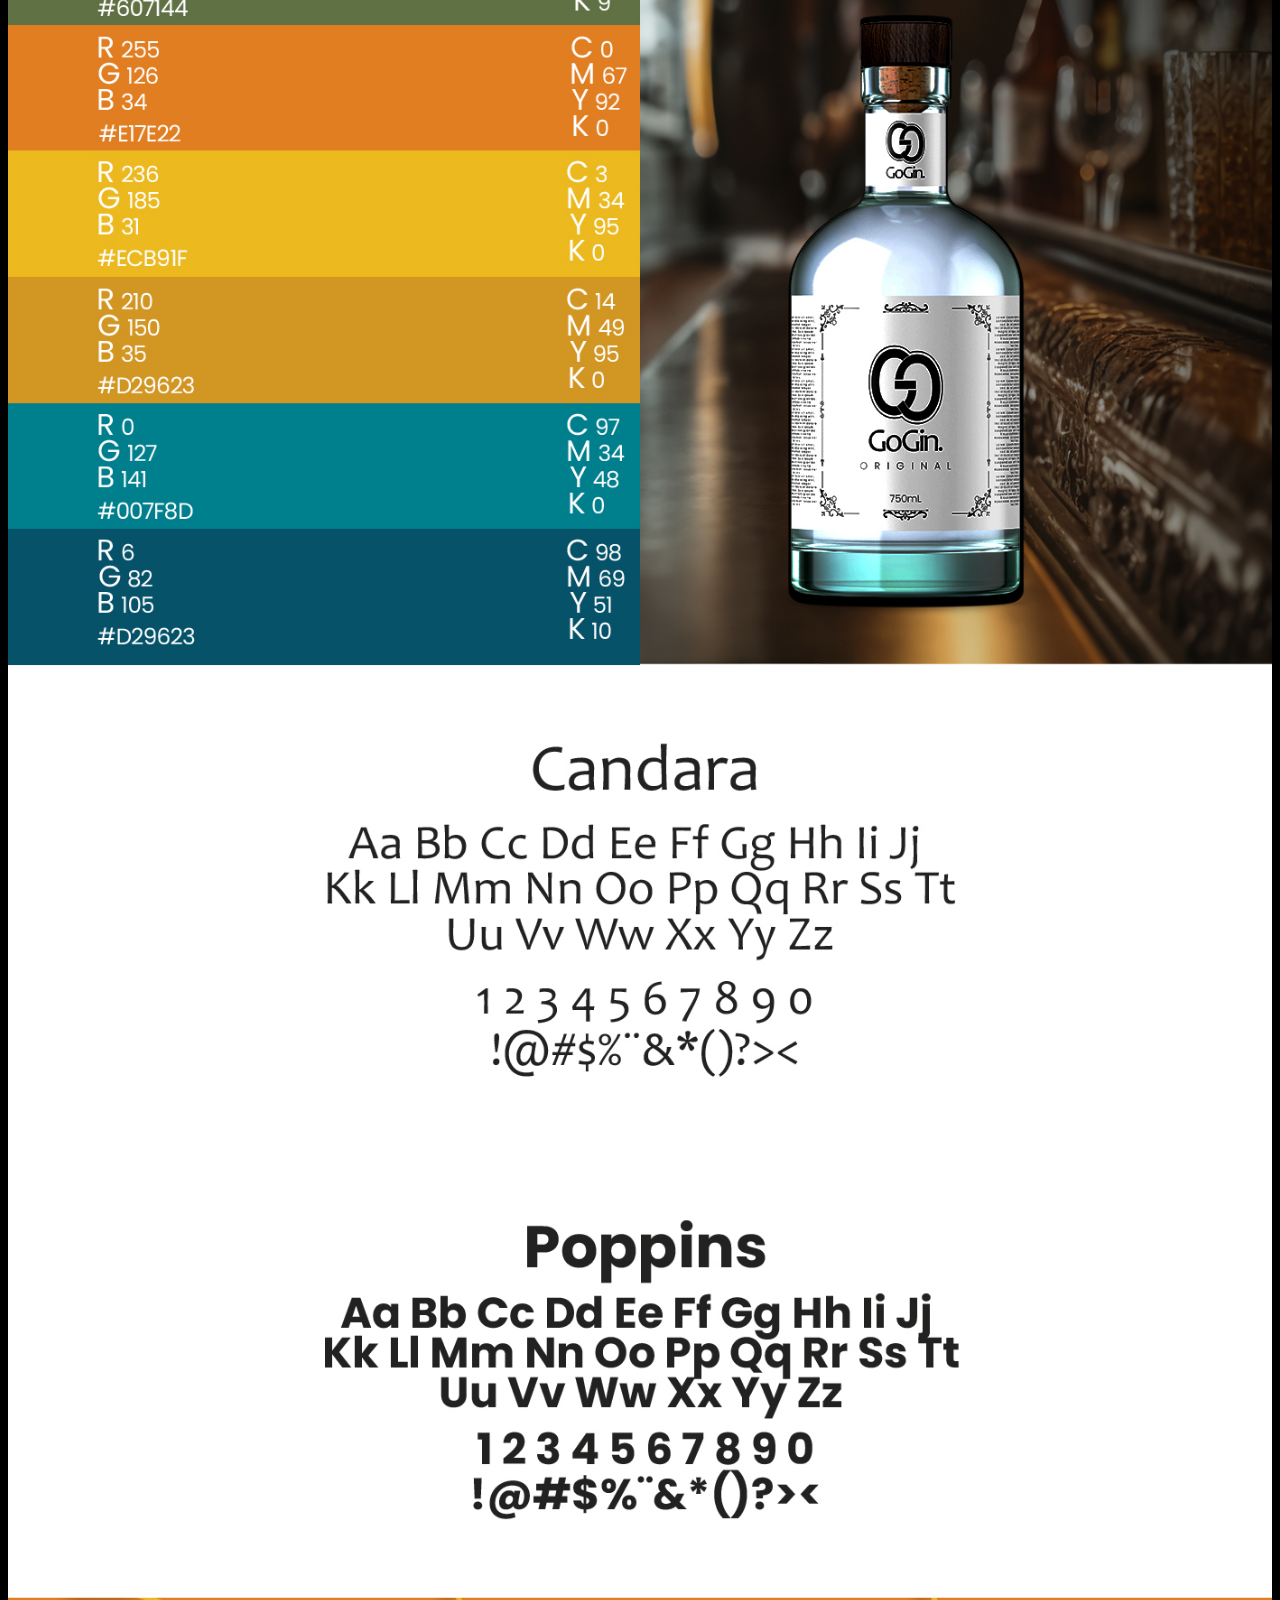
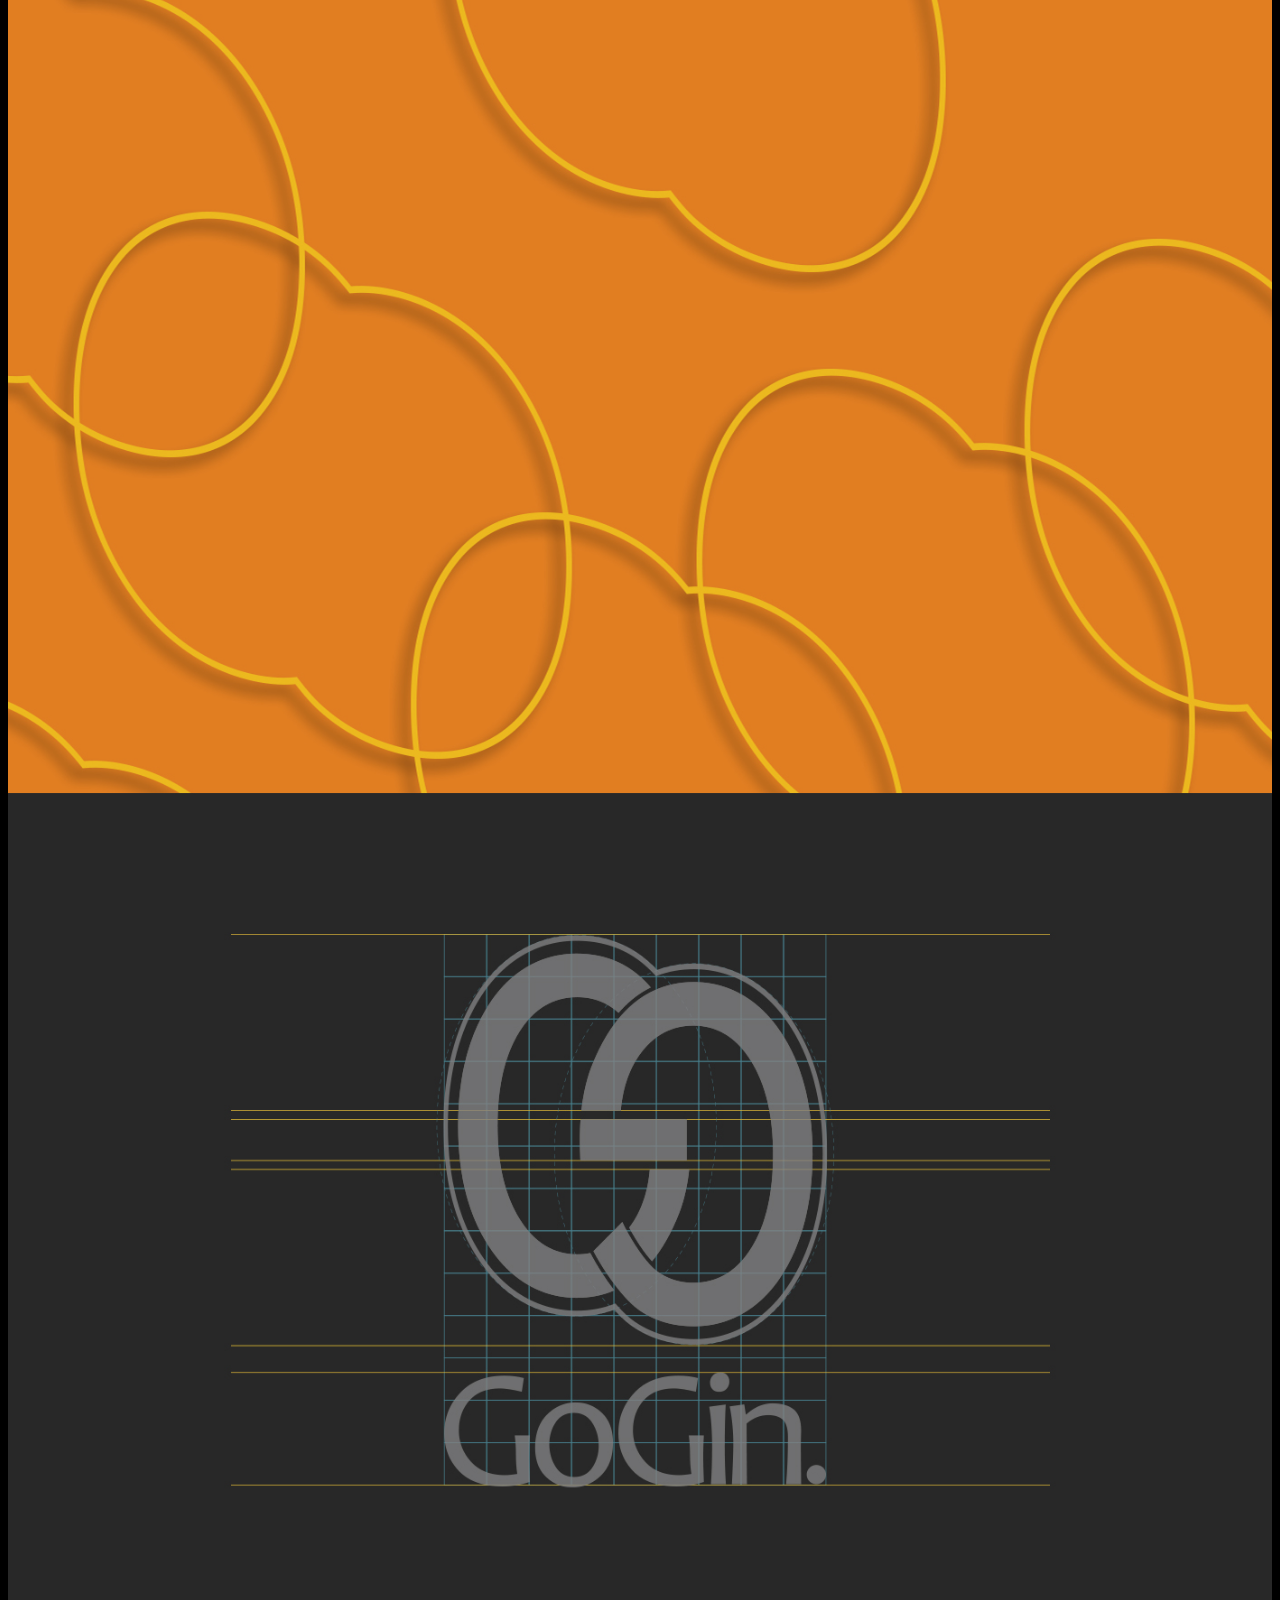
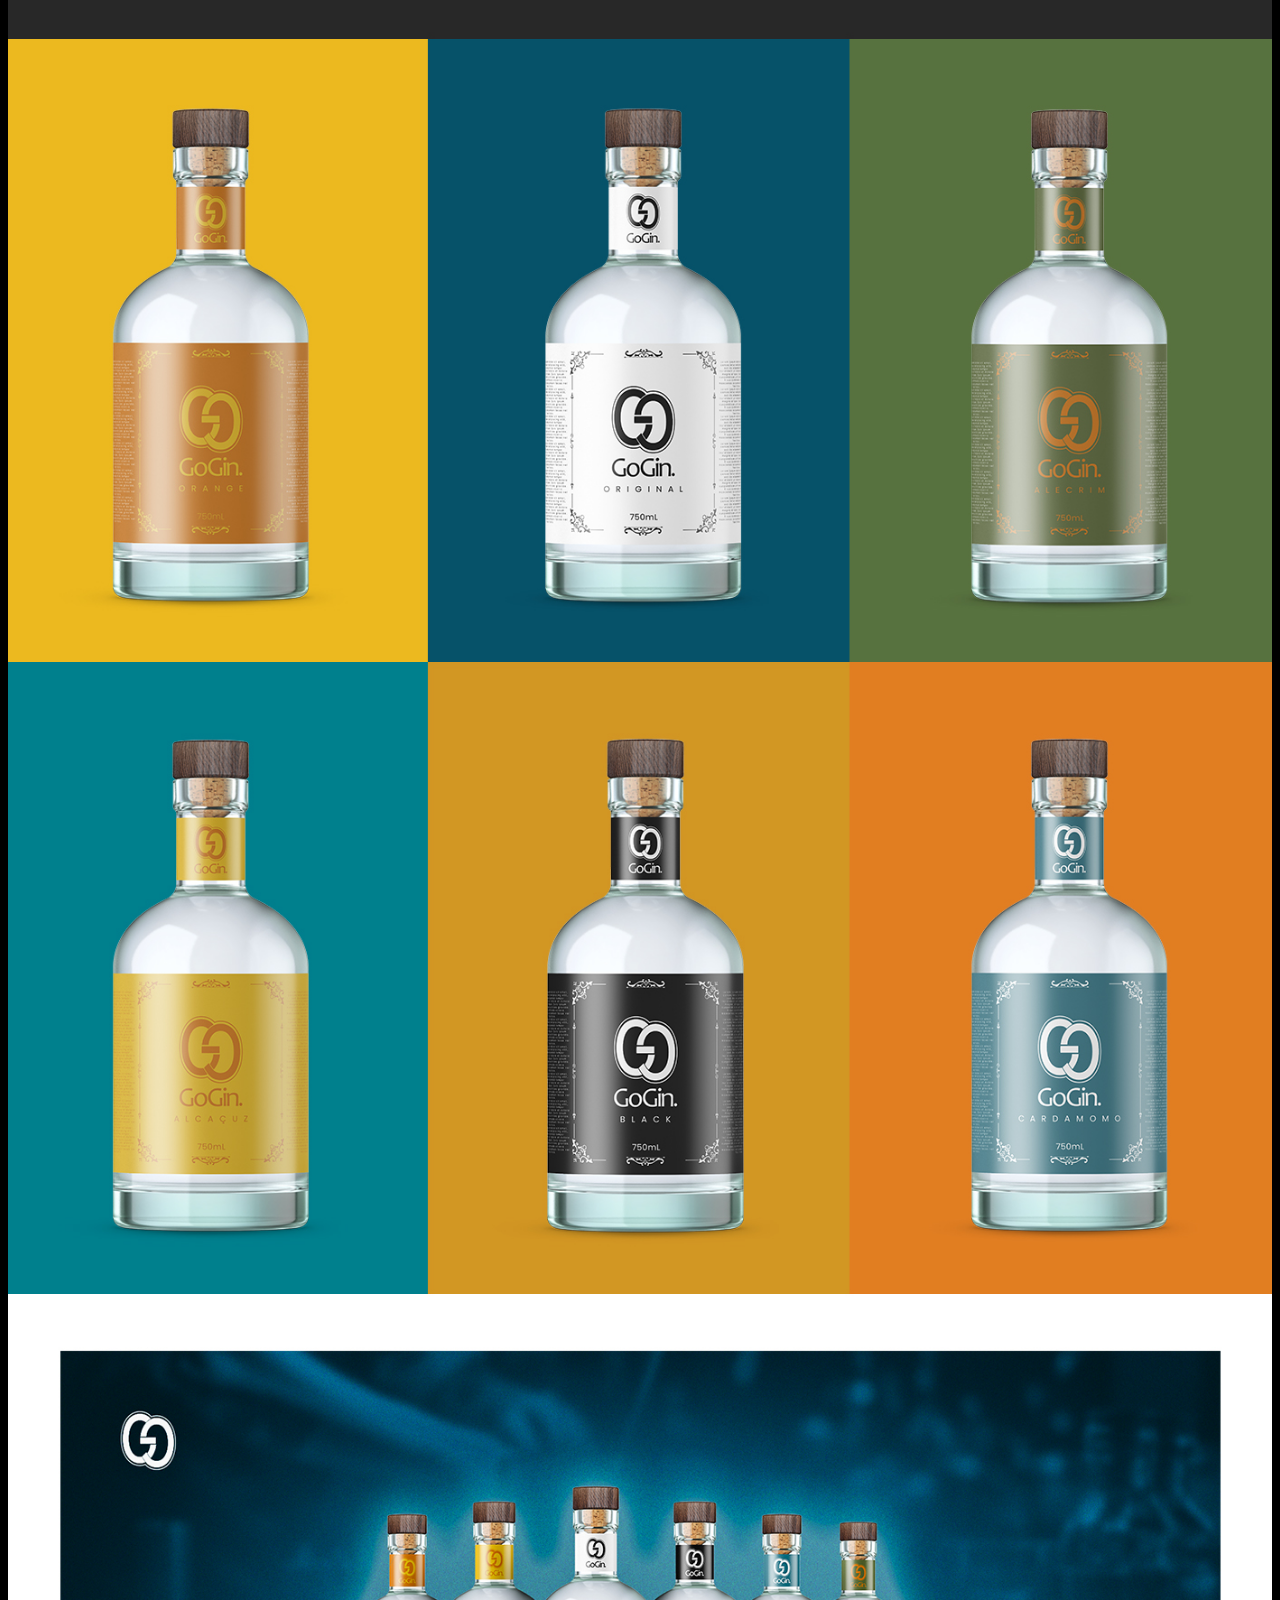
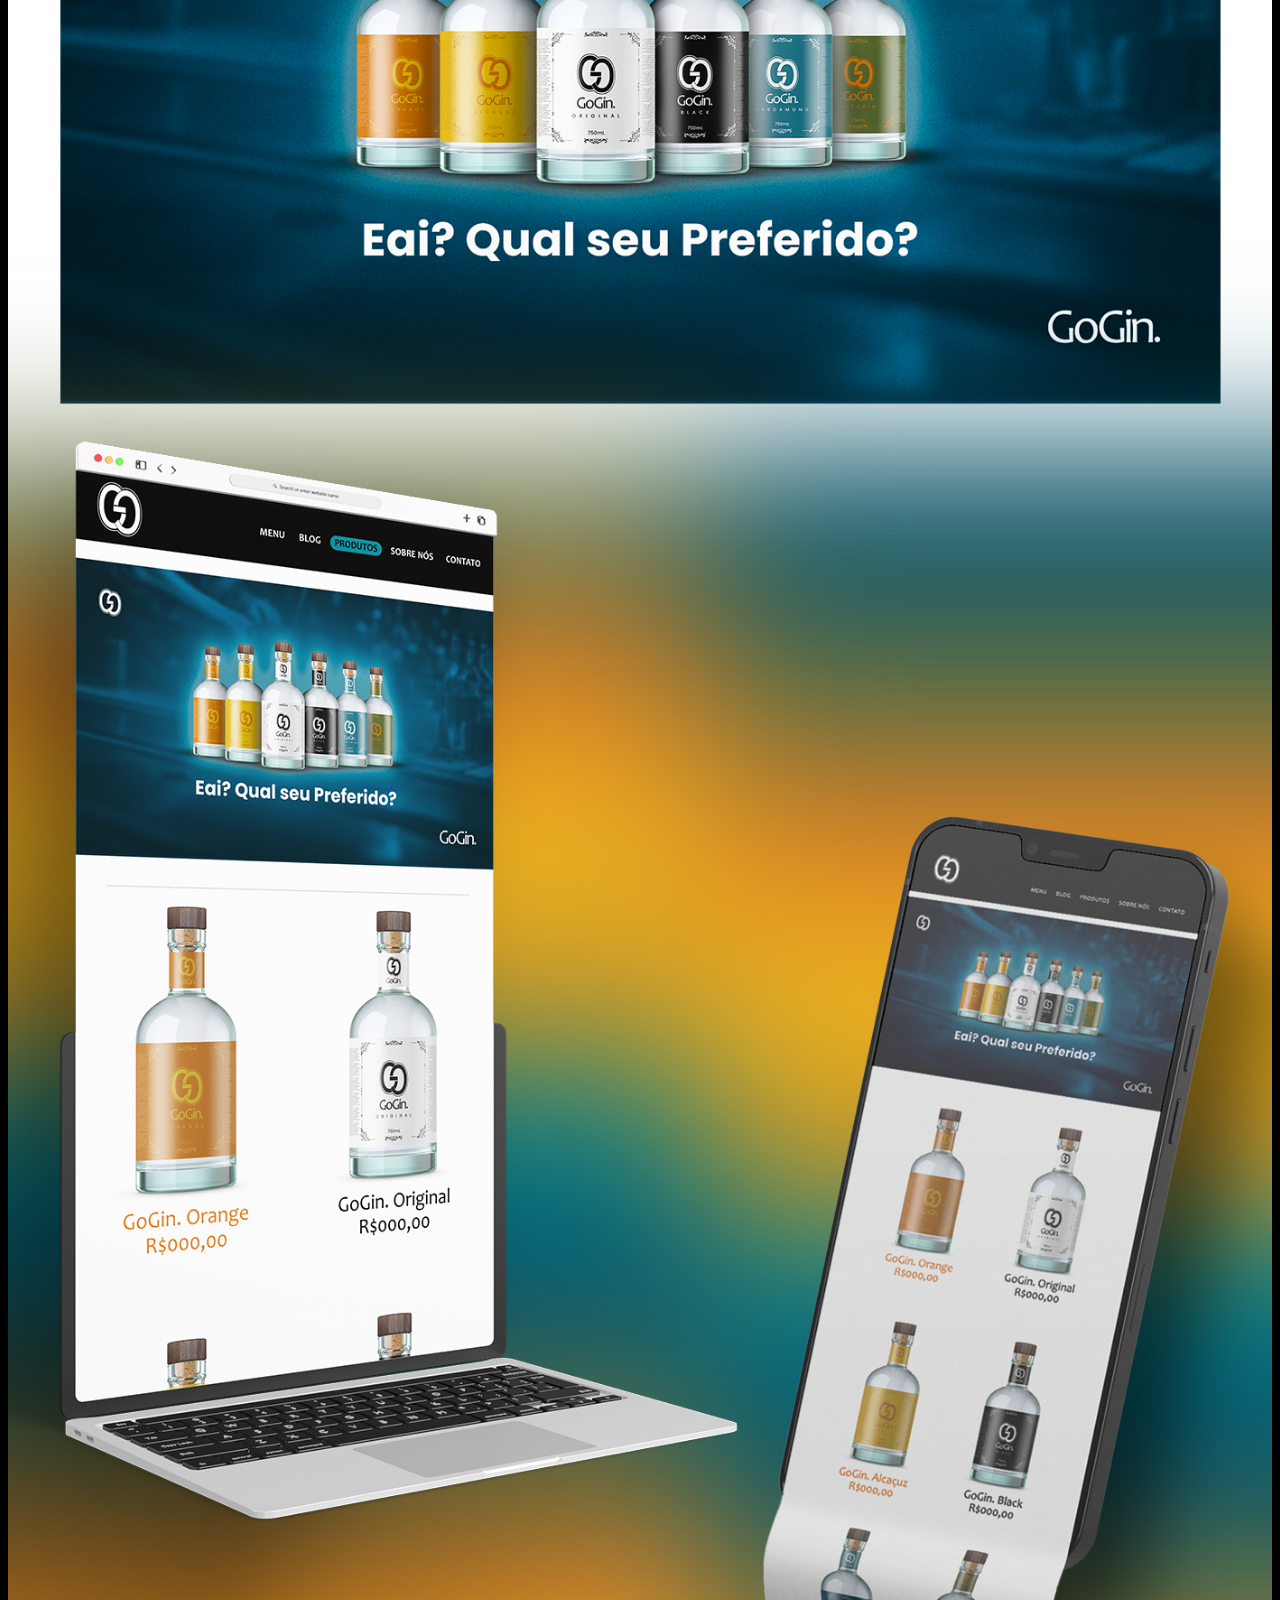
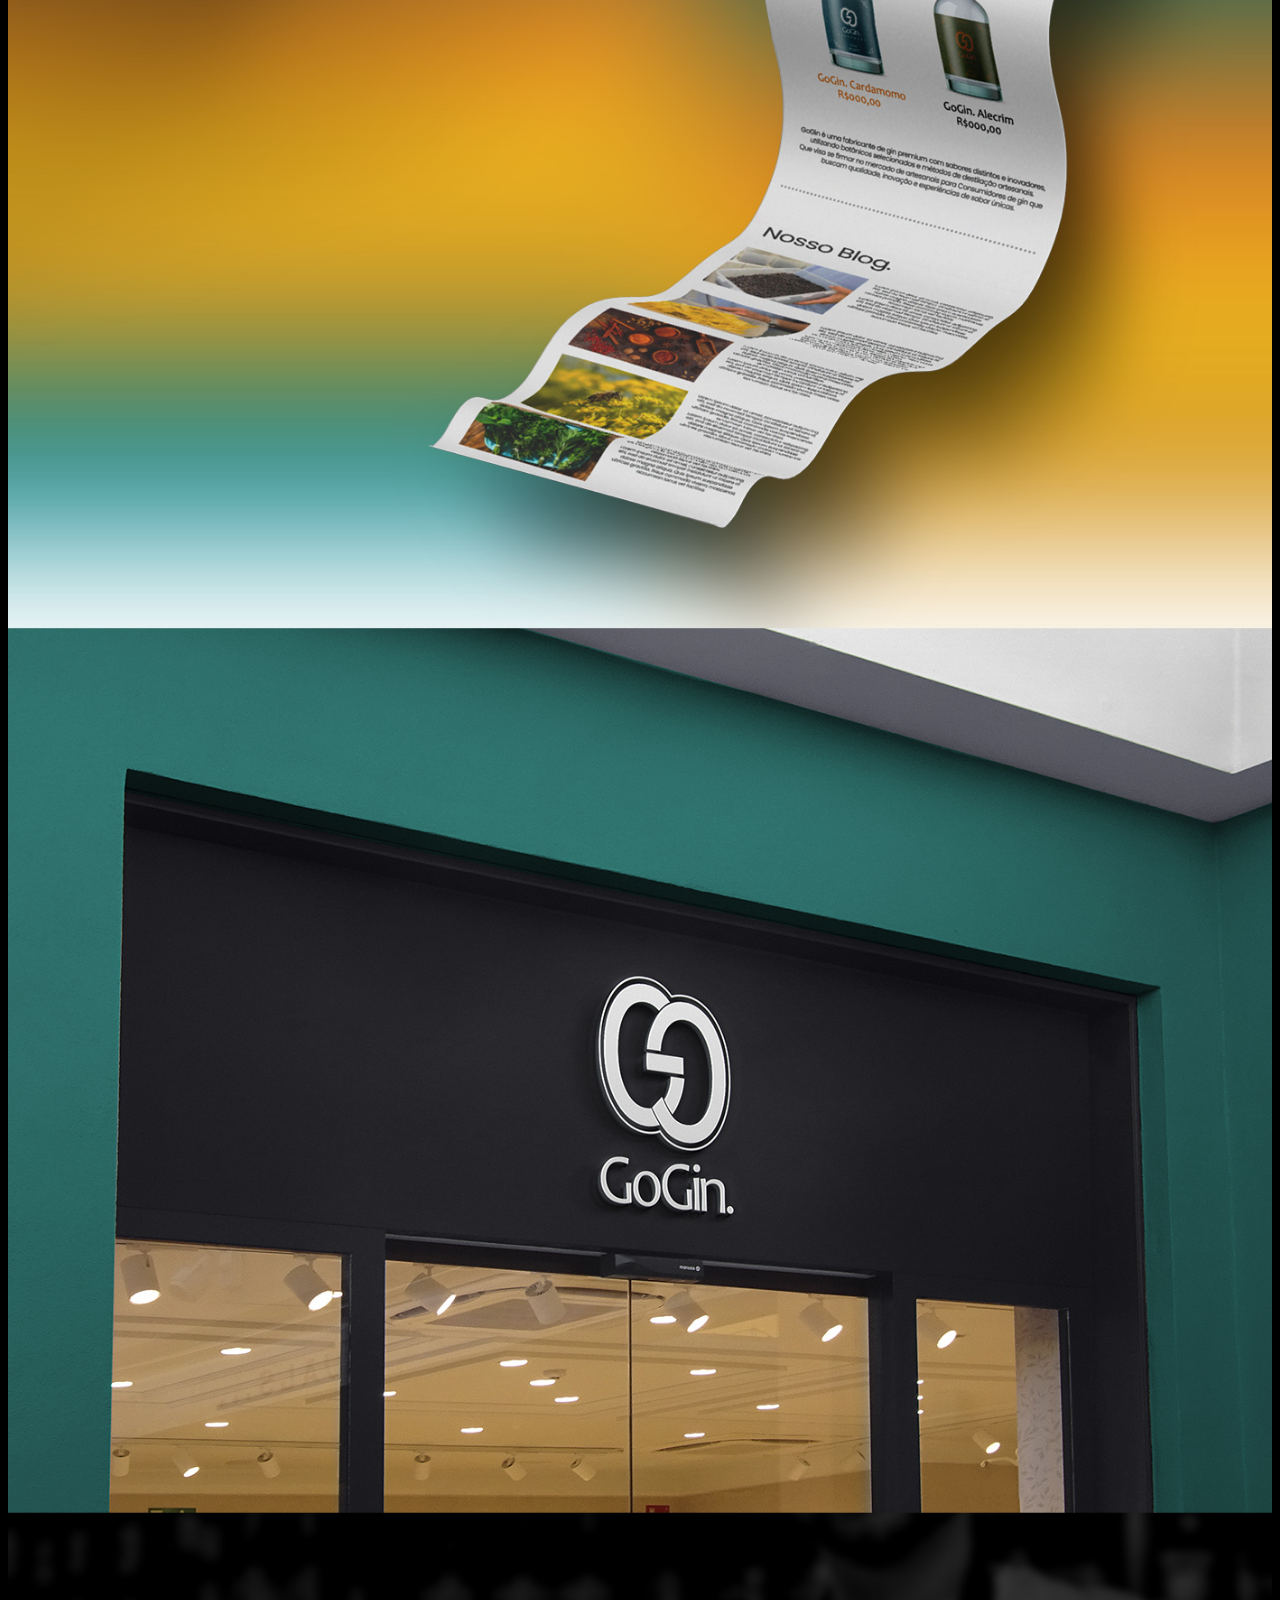
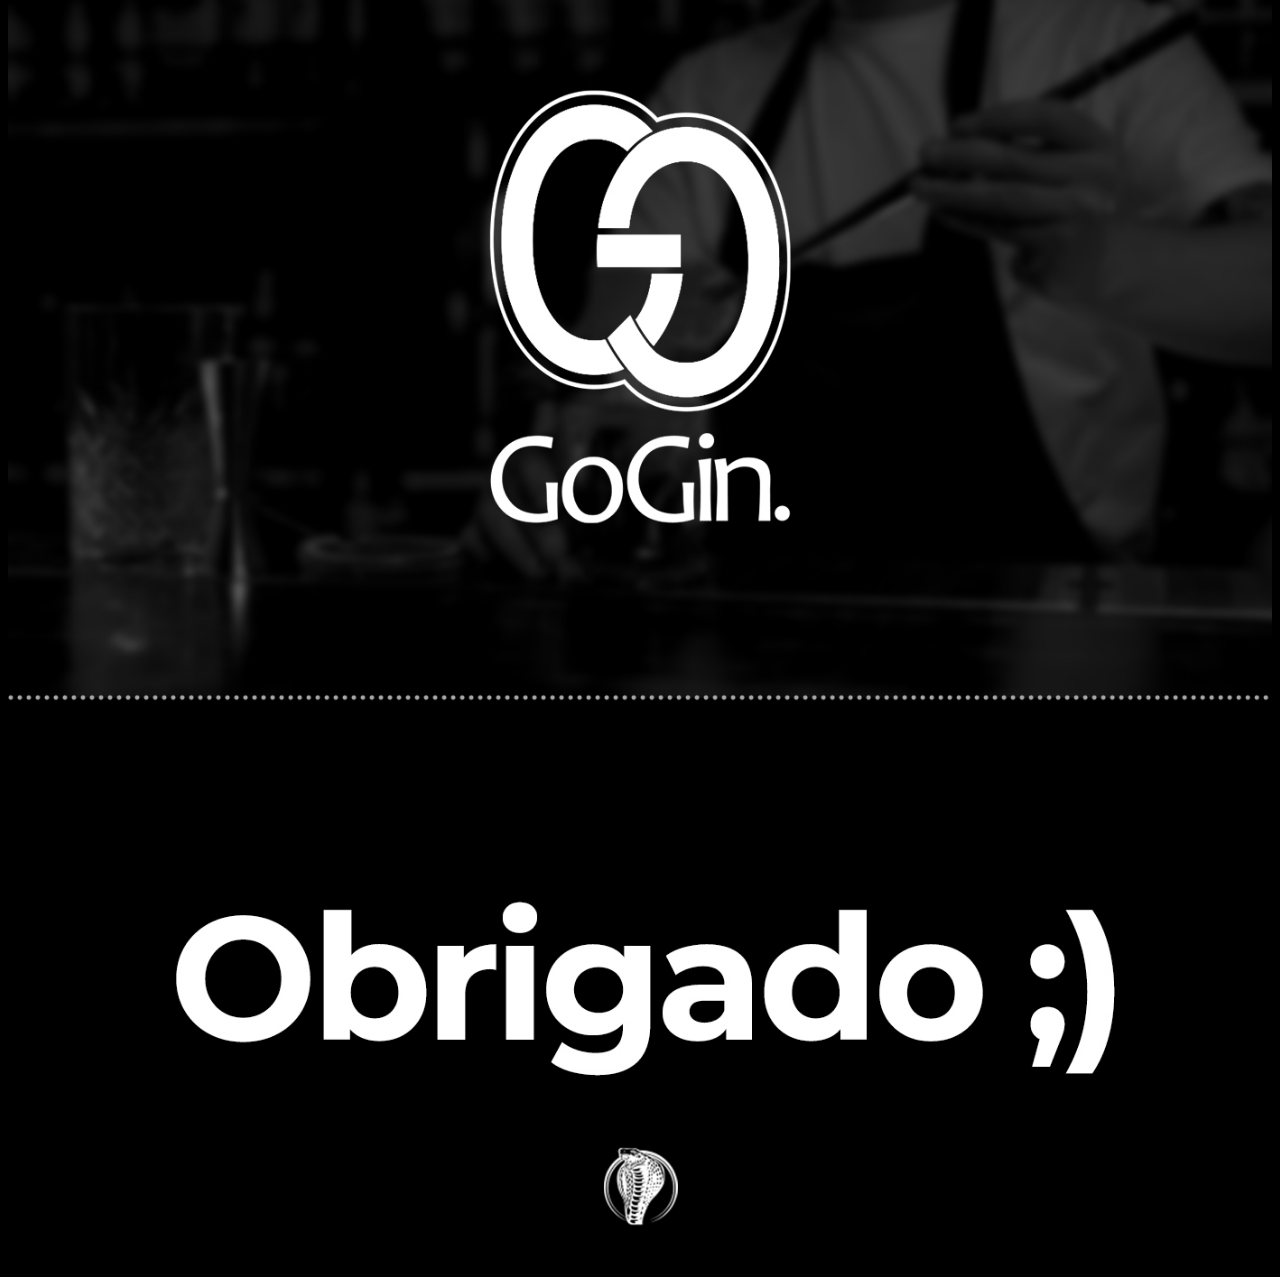
<file: index6.html>
<!DOCTYPE html>
<html lang="pt-br">
<head>
    <meta charset="UTF-8">
    <meta name="viewport" content="width=device-width, initial-scale=1.0">
    <link rel="stylesheet" href="style4.css">
    <title>Go Gin</title>
</head>
<body>
    <button><a href="index3.html">Voltar</a></button>
    <img class="imagens" src="images/img28.jpg" alt="imagem para ilustrar trabalho">
</body>
</html>
</file>
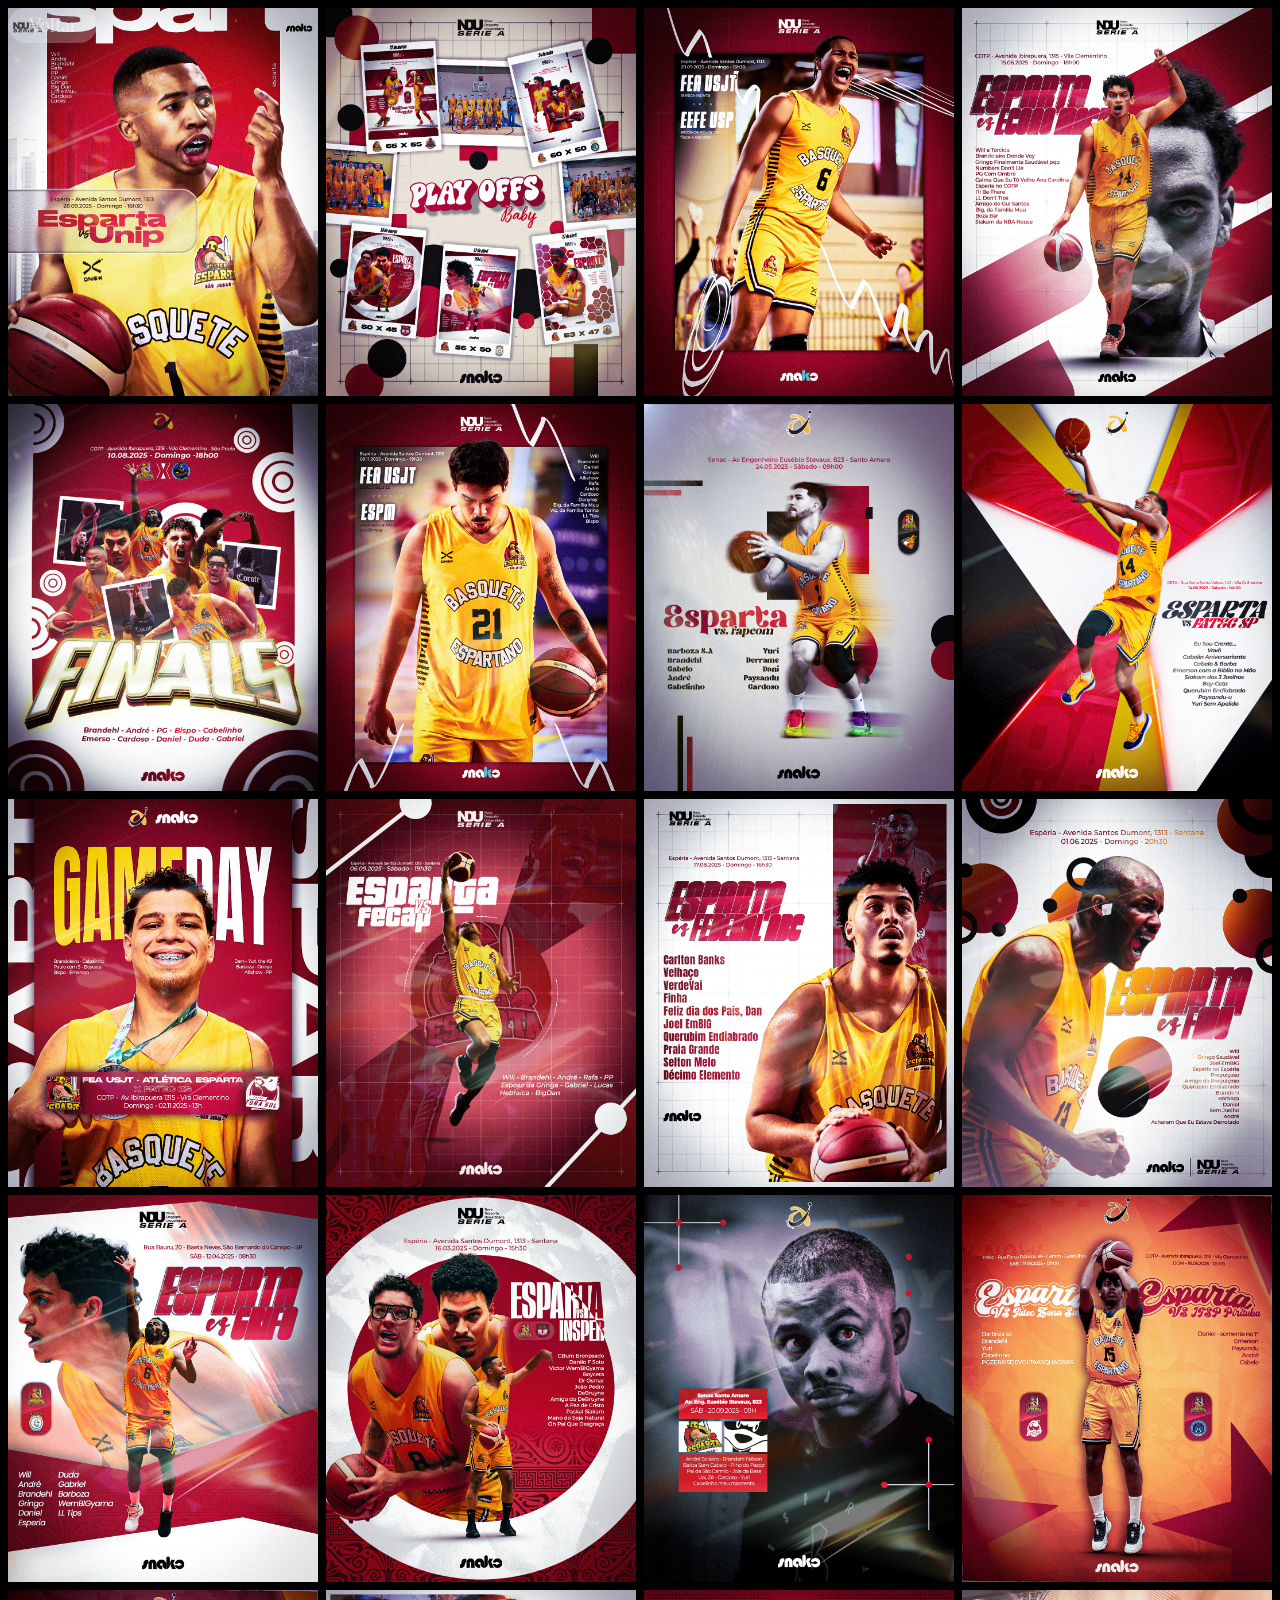
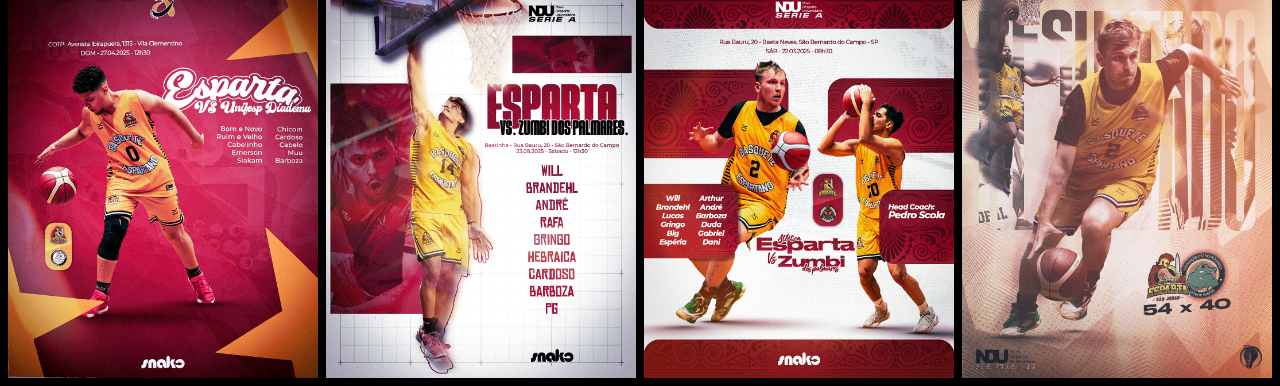
<file: index7.html>
<!DOCTYPE html>
<html lang="pt-br">
<head>
    <meta charset="UTF-8">
    <meta name="viewport" content="width=device-width, initial-scale=1.0">
    <link rel="stylesheet" href="style5.css">
    <title>Esparta</title>
</head>
<body>
    <button><a href="index3.html">Voltar</a></button>
    <div class="galeria">
    <img class="imagens" src="images2/img29.jpg" alt="imagem para ilustrar trabalho">
    <img class="imagens" src="images2/img30.jpg" alt="imagem para ilustrar trabalho">
    <img class="imagens" src="images2/img31.jpg" alt="imagem para ilustrar trabalho">
    <img class="imagens" src="images2/img32.jpg" alt="imagem para ilustrar trabalho">
    <img class="imagens" src="images2/img33.jpg" alt="imagem para ilustrar trabalho">
    <img class="imagens" src="images2/img34.jpg" alt="imagem para ilustrar trabalho">
    <img class="imagens" src="images2/img35.jpg" alt="imagem para ilustrar trabalho">
    <img class="imagens" src="images2/img36.jpg" alt="imagem para ilustrar trabalho">
    <img class="imagens" src="images2/img37.jpg" alt="imagem para ilustrar trabalho">
    <img class="imagens" src="images2/img38.jpg" alt="imagem para ilustrar trabalho">
    <img class="imagens" src="images2/img39.jpg" alt="imagem para ilustrar trabalho">
    <img class="imagens" src="images2/img40.jpg" alt="imagem para ilustrar trabalho">
    <img class="imagens" src="images2/img41.jpg" alt="imagem para ilustrar trabalho">
    <img class="imagens" src="images2/img42.jpg" alt="imagem para ilustrar trabalho">
    <img class="imagens" src="images2/img43.jpg" alt="imagem para ilustrar trabalho">
    <img class="imagens" src="images2/img44.jpg" alt="imagem para ilustrar trabalho">
    <img class="imagens" src="images2/img45.jpg" alt="imagem para ilustrar trabalho">
    <img class="imagens" src="images2/img46.jpg" alt="imagem para ilustrar trabalho">
    <img class="imagens" src="images2/img47.jpg" alt="imagem para ilustrar trabalho">
    <img class="imagens" src="images2/img48.jpeg" alt="imagem para ilustrar trabalho">
    </div>
</body>
</html>
</file>
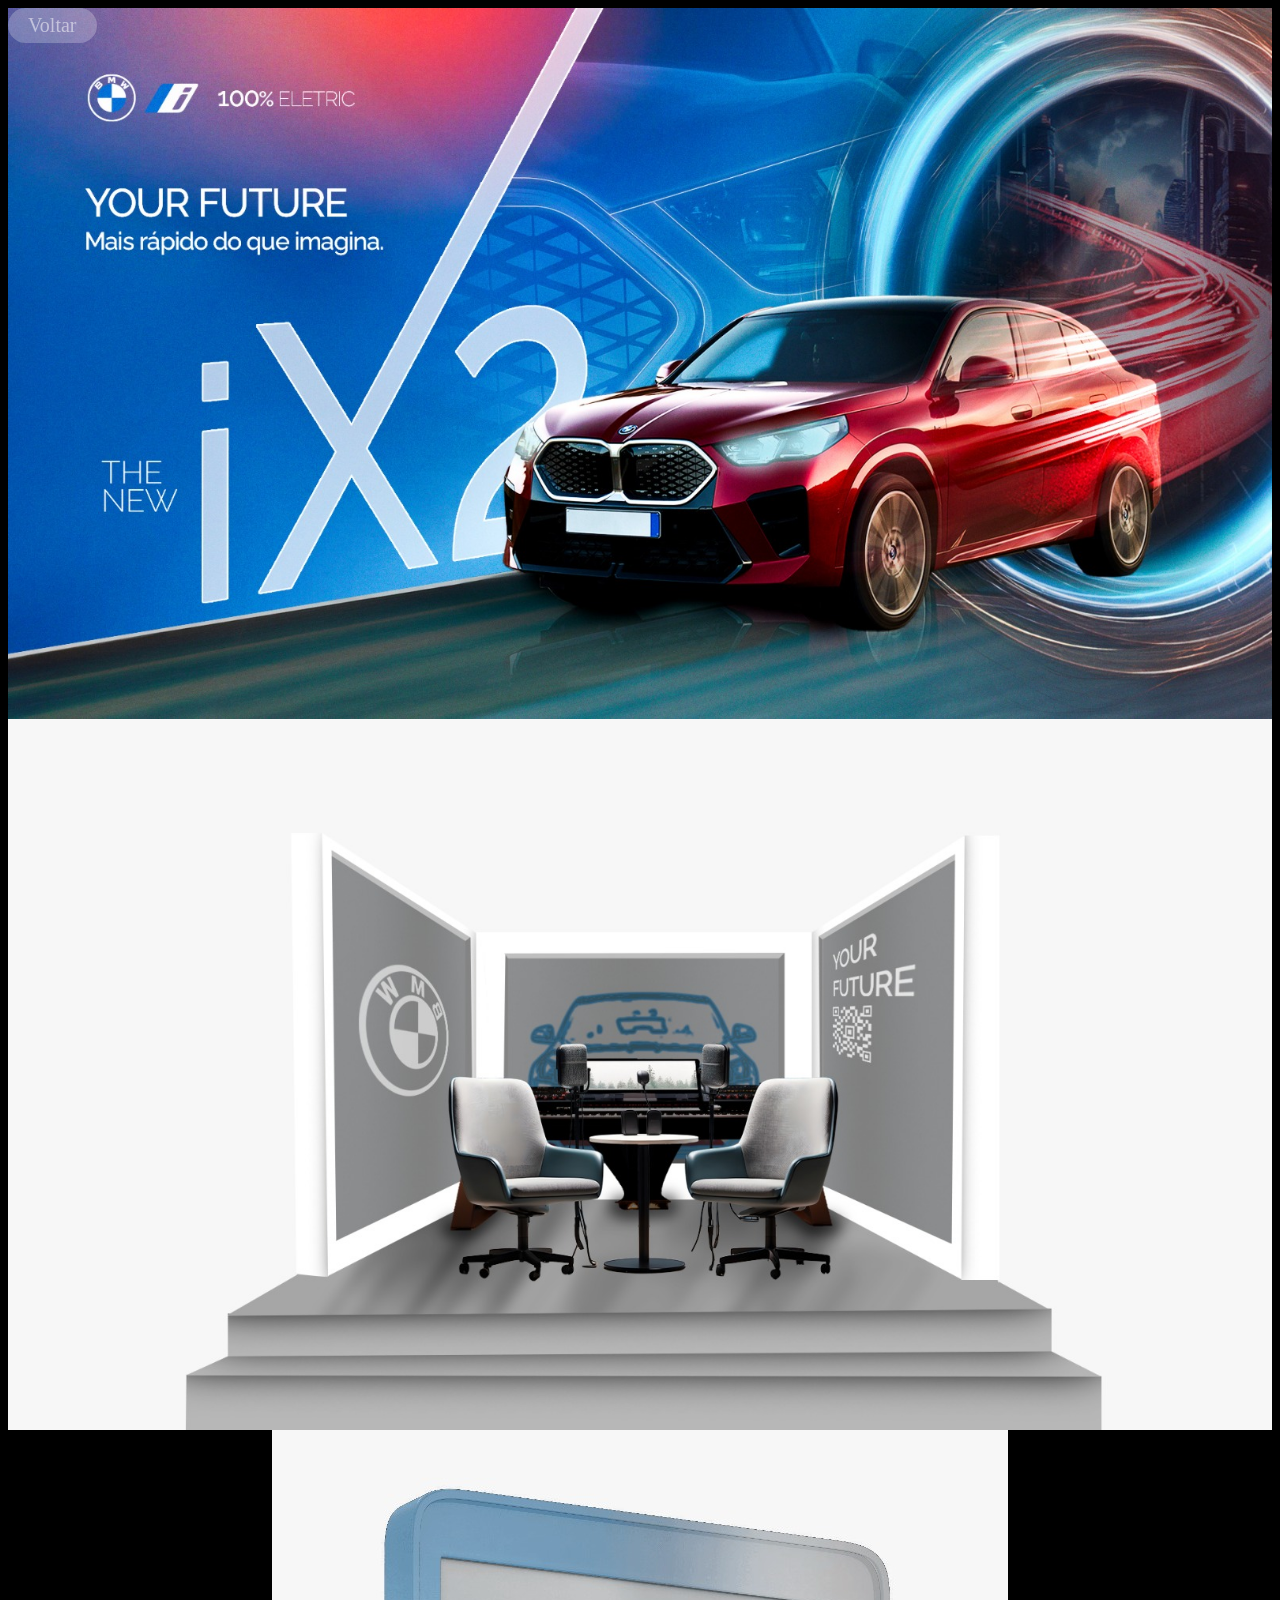
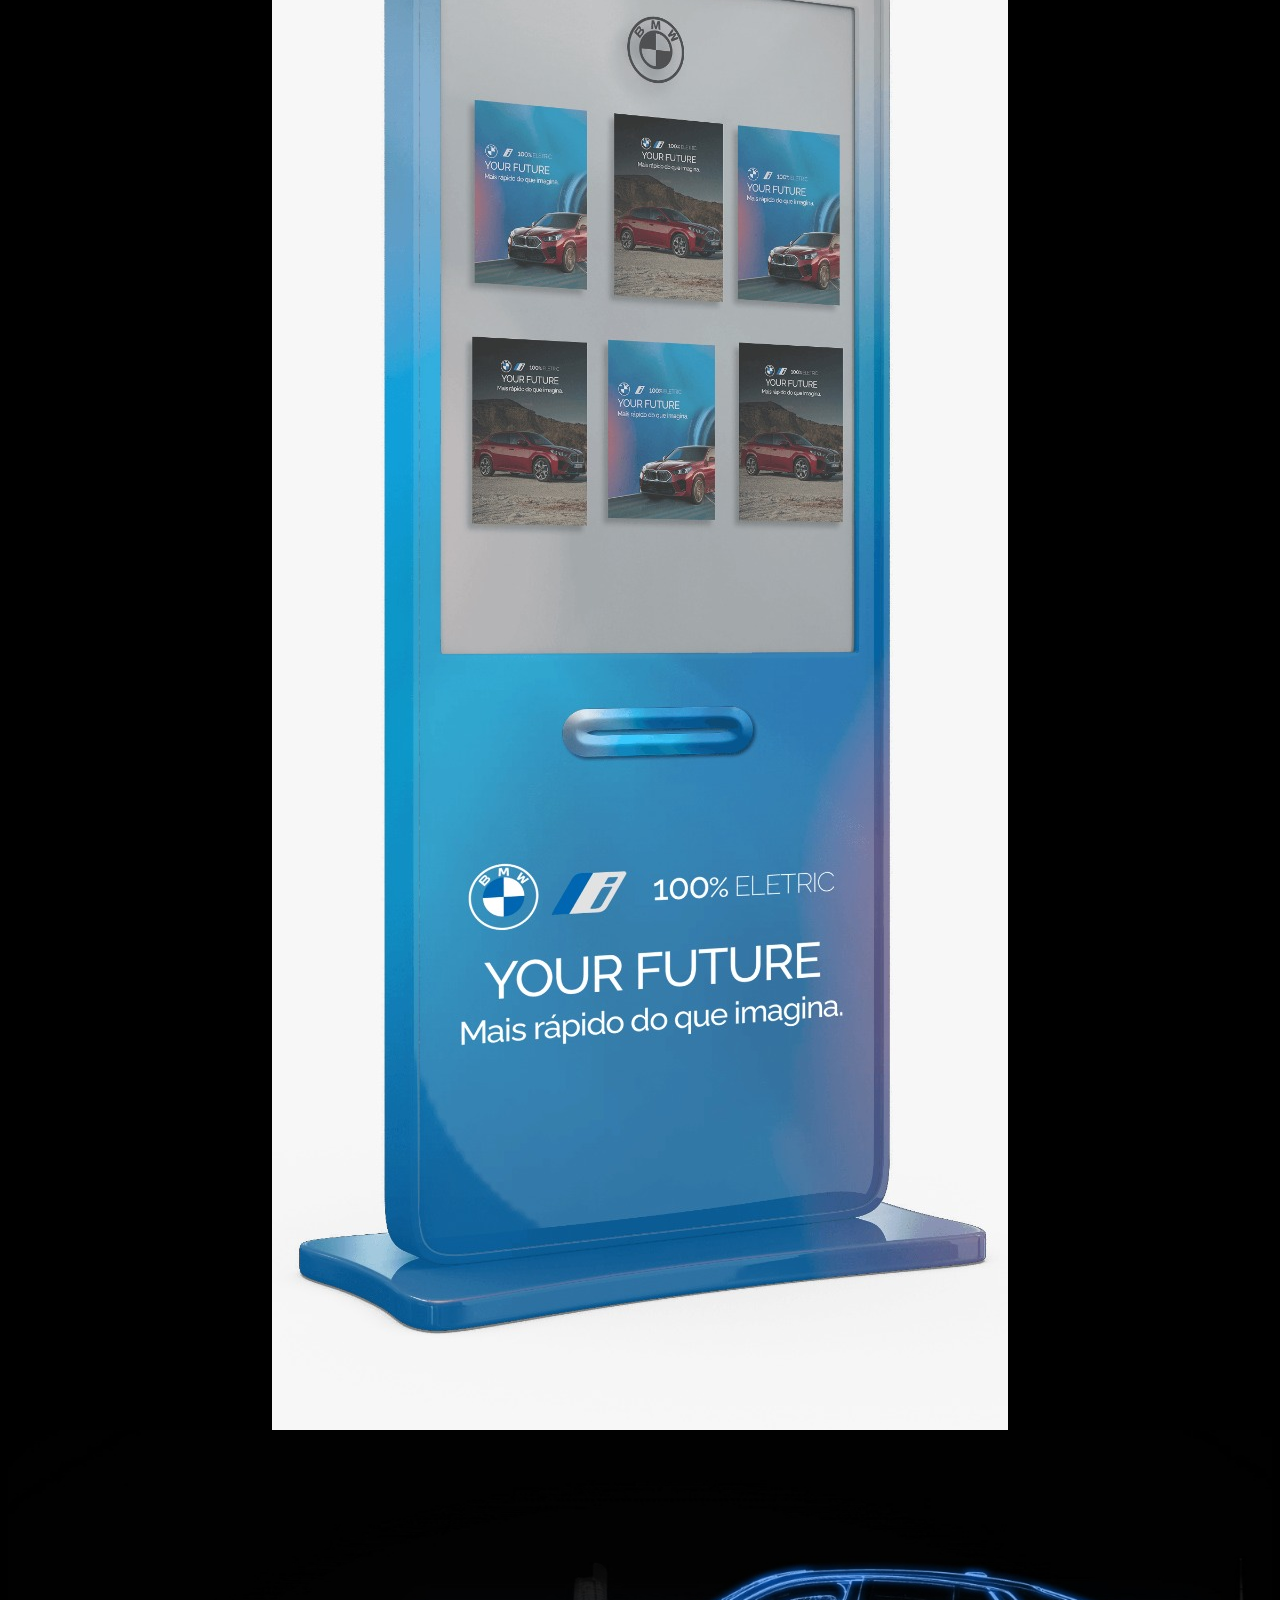
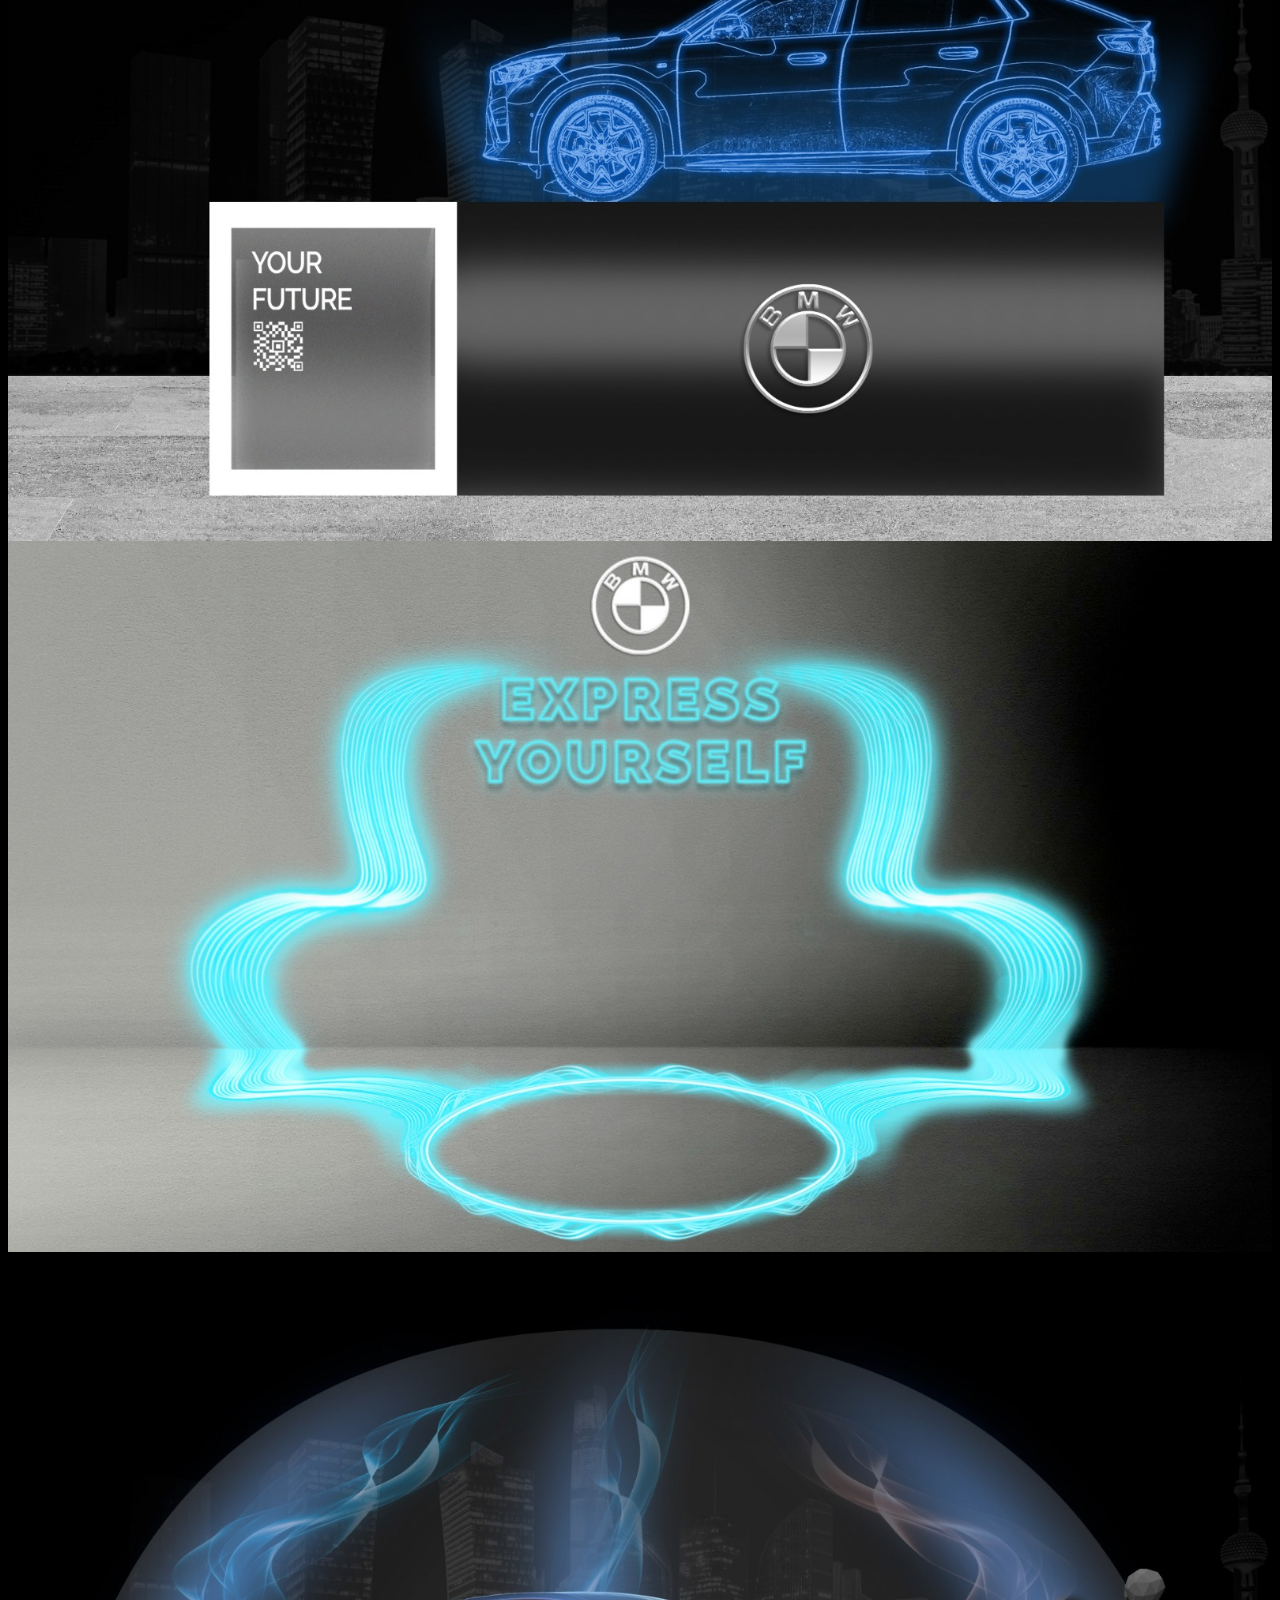
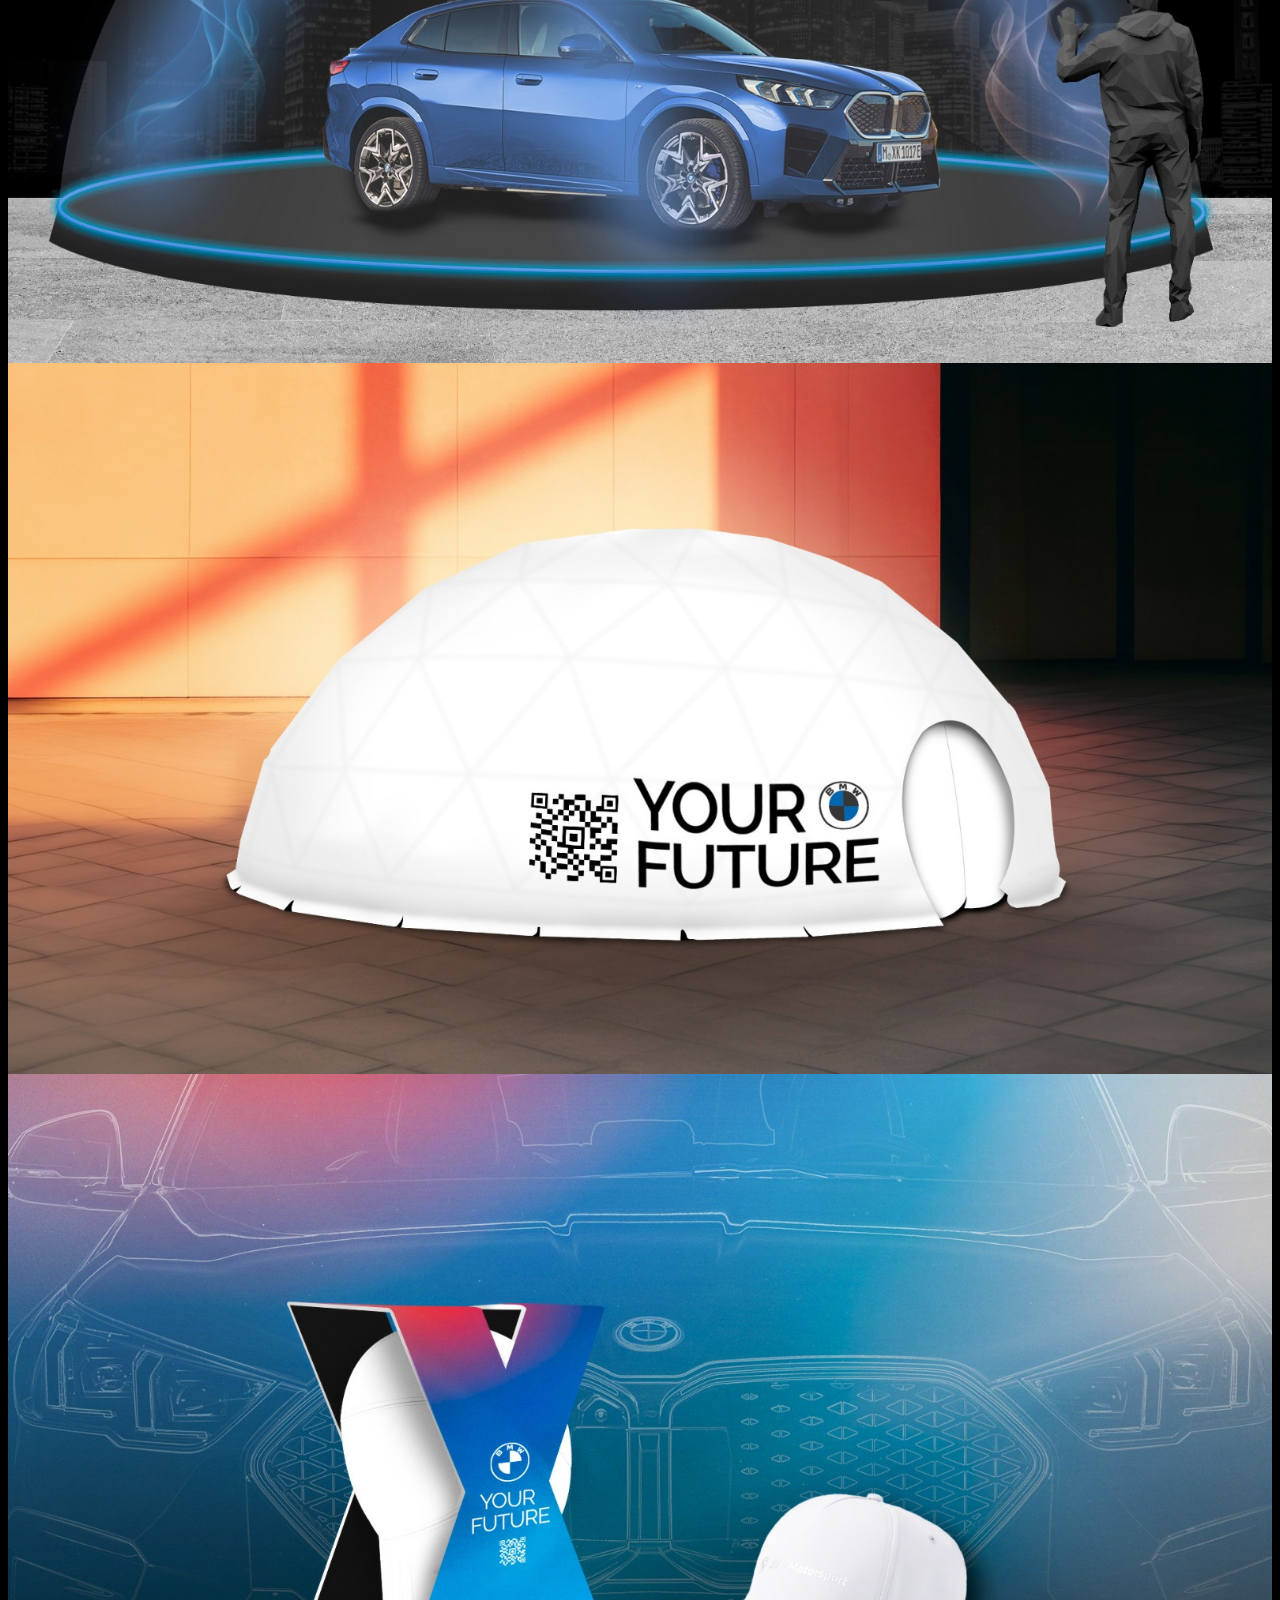
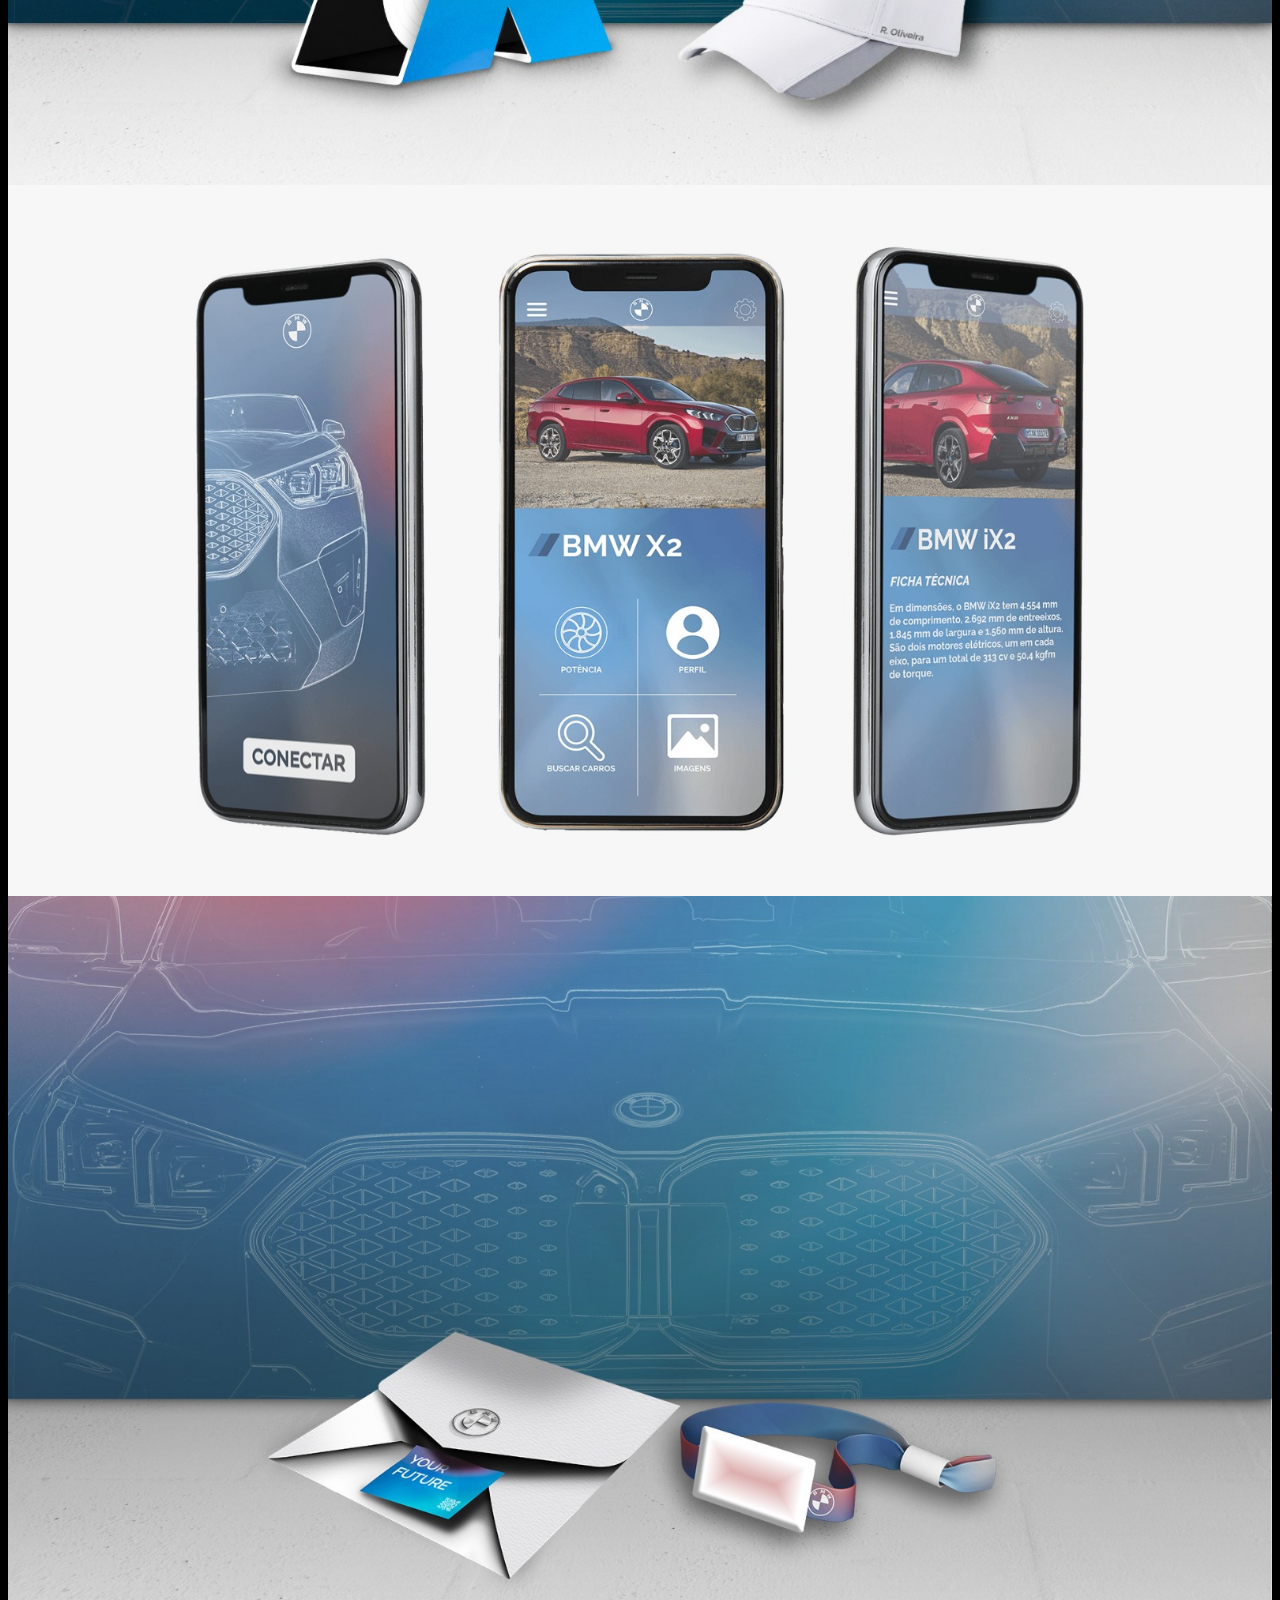
<file: index8.html>
<!DOCTYPE html>
<html lang="pt-br">
<head>
    <meta charset="UTF-8">
    <meta name="viewport" content="width=device-width, initial-scale=1.0">
    <link rel="stylesheet" href="style4.css">
    <title>BMW</title>
</head>
<body>
    <button><a href="index3.html">Voltar</a></button>
    <img class="imagens" src="images/img76.jpeg" alt="imagem para ilustrar trabalho">
    <img class="imagens" src="images/img77.jpeg" alt="imagem para ilustrar trabalho">
    <img class="imagens" src="images/img78.jpeg" alt="imagem para ilustrar trabalho">
    <img class="imagens" src="images/img79.jpeg" alt="imagem para ilustrar trabalho">
    <img class="imagens" src="images/img80.jpeg" alt="imagem para ilustrar trabalho">
    <img class="imagens" src="images/img81.jpeg" alt="imagem para ilustrar trabalho">
    <img class="imagens" src="images/img82.jpeg" alt="imagem para ilustrar trabalho">
    <img class="imagens" src="images/img83.jpeg" alt="imagem para ilustrar trabalho">
    <img class="imagens" src="images/img84.jpeg" alt="imagem para ilustrar trabalho">
    <img class="imagens" src="images/img85.jpeg" alt="imagem para ilustrar trabalho">
</body>
</html>
</file>
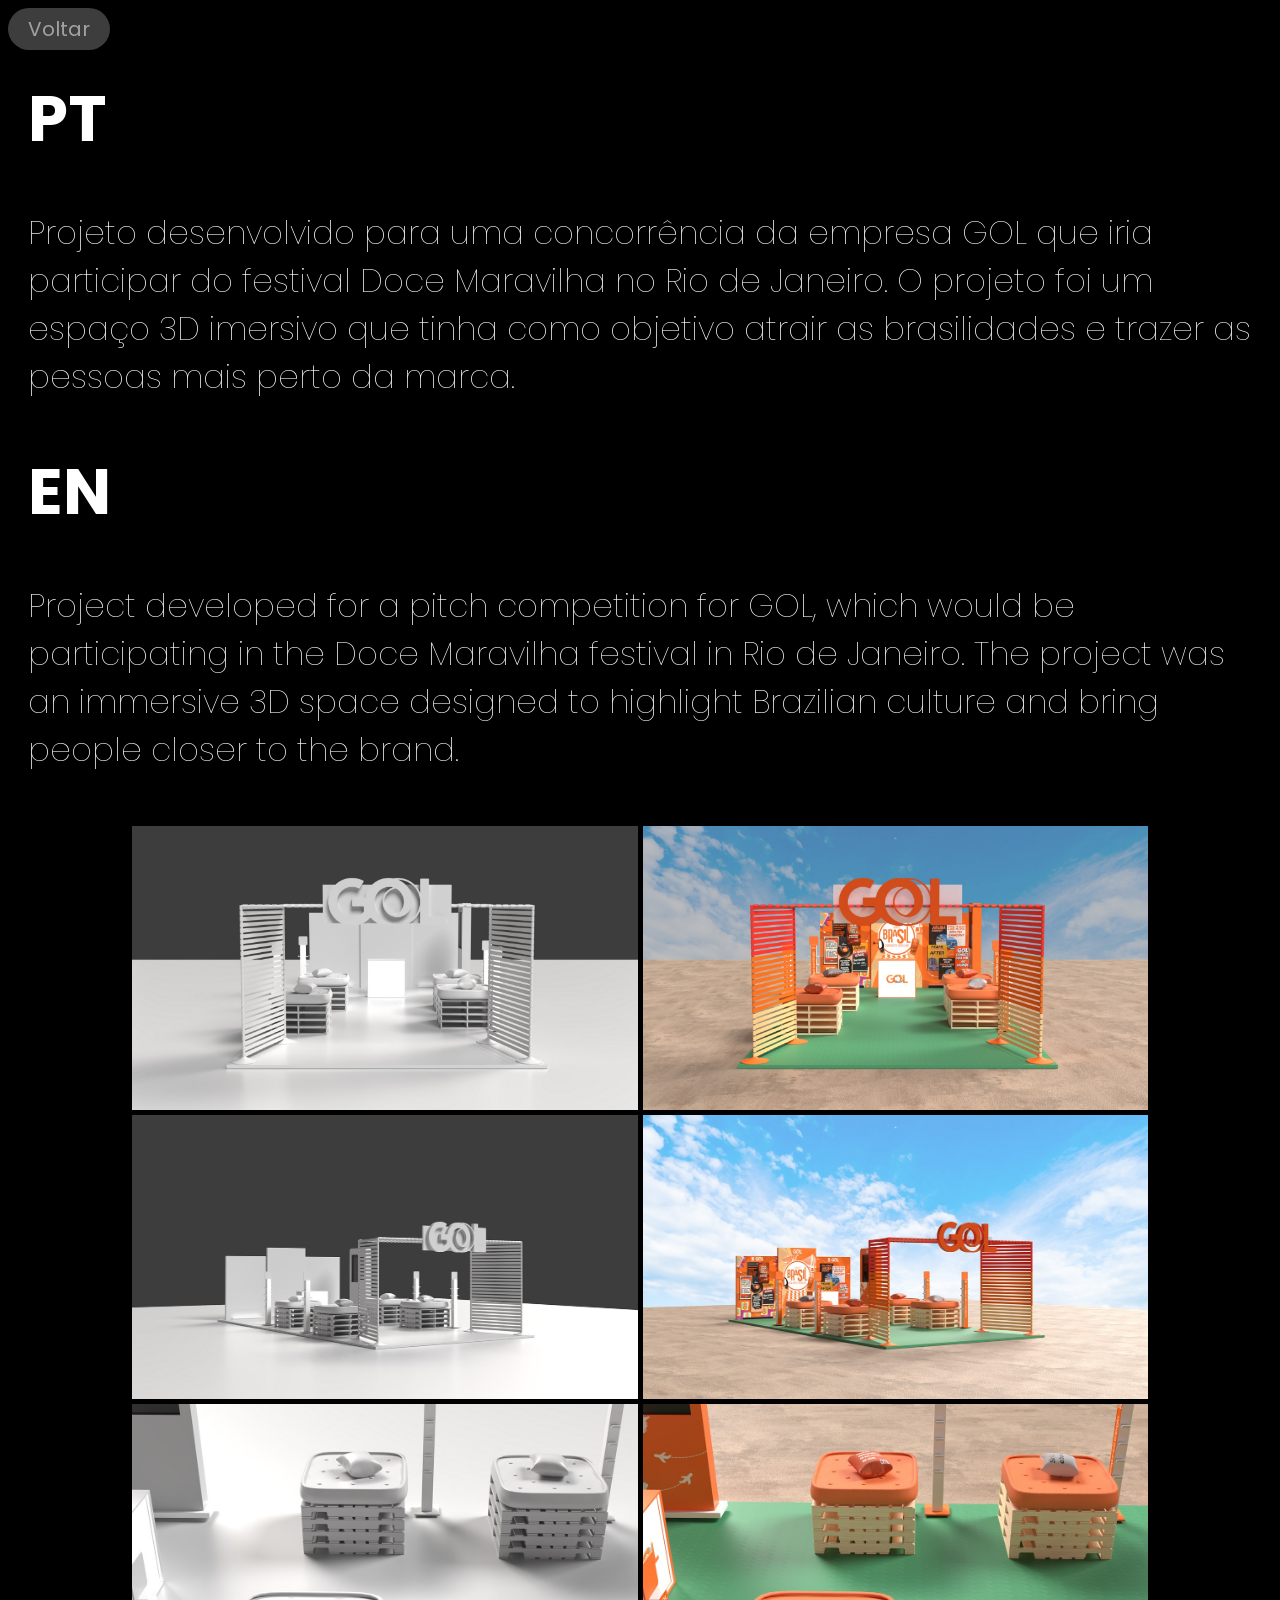
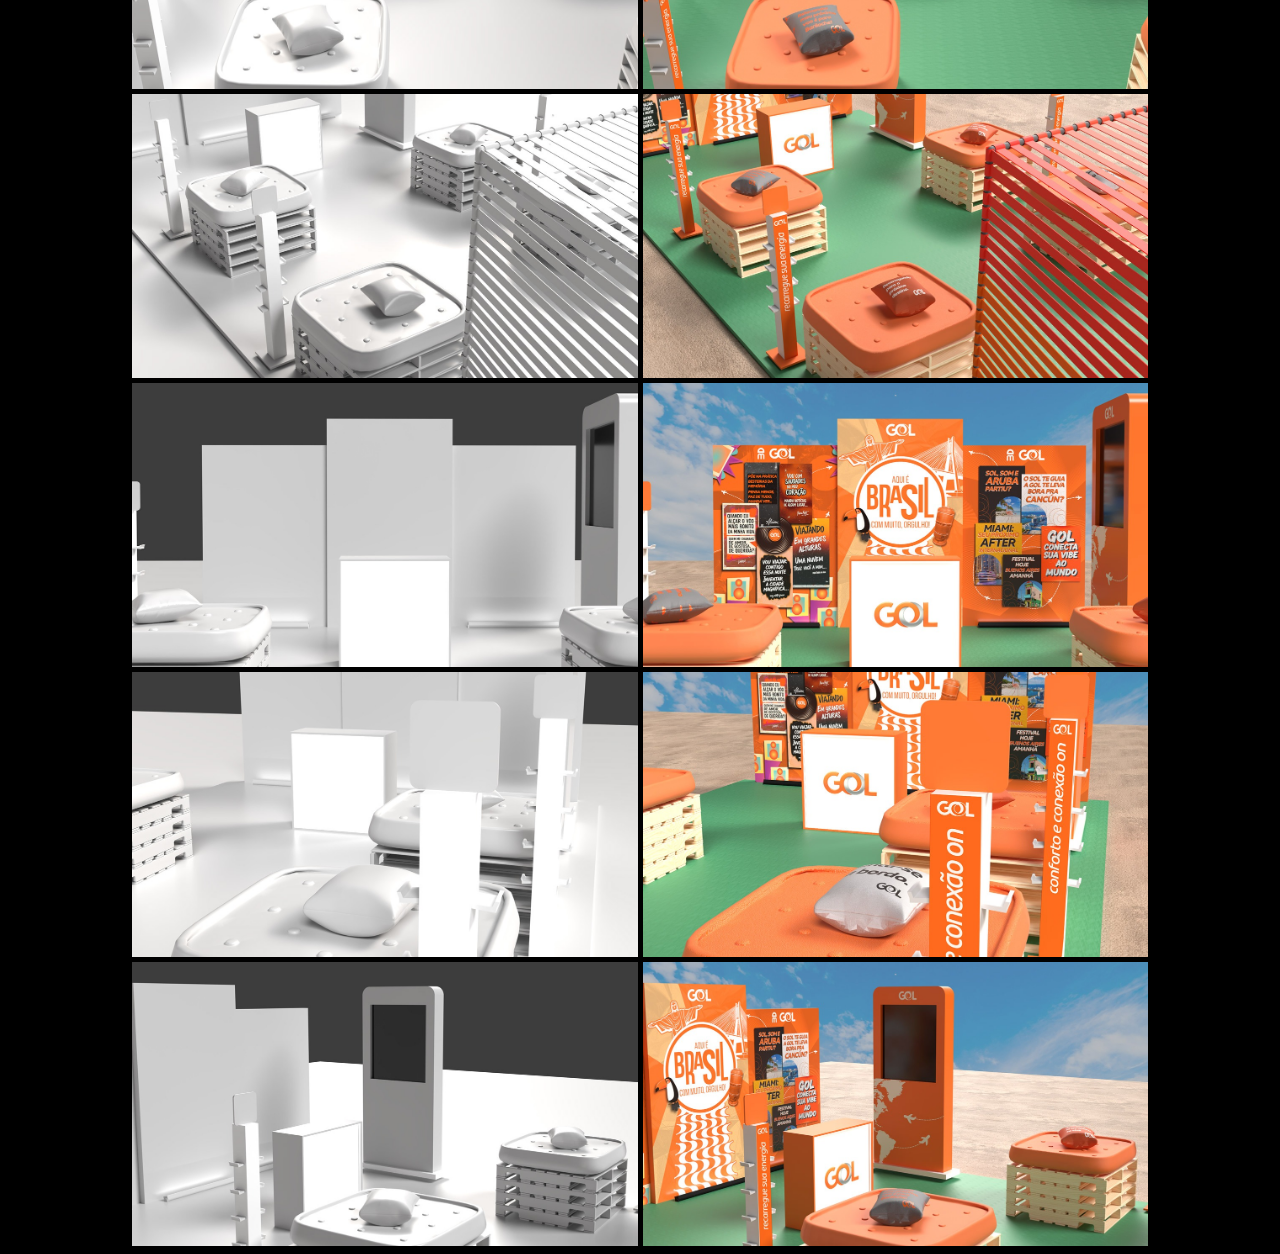
<file: index9.html>
<!DOCTYPE html>
<html lang="pt-br">
<head>
    <meta charset="UTF-8">
    <meta name="viewport" content="width=device-width, initial-scale=1.0">
    <link rel="preconnect" href="https://fonts.googleapis.com">
    <link rel="preconnect" href="https://fonts.gstatic.com" crossorigin>
    <link href="https://fonts.googleapis.com/css2?family=Poppins:ital,wght@0,100;0,200;0,300;0,400;0,500;0,600;0,700;0,800;0,900;1,100;1,200;1,300;1,400;1,500;1,600;1,700;1,800;1,900&display=swap" rel="stylesheet">
    <link rel="stylesheet" href="style6.css">
    <title>Gol</title>
</head>
<body>
    <button><a href="index3.html">Voltar</a></button>
    <div class="escrita">
        <h1>PT</h1>
    <p>Projeto desenvolvido para uma concorrência da empresa GOL que iria participar do festival Doce Maravilha no Rio de Janeiro.
O projeto foi um espaço 3D imersivo que tinha como objetivo atrair as brasilidades e trazer as pessoas mais perto da marca.
    </p>
<h1>EN</h1>
<p>Project developed for a pitch competition for GOL, which would be participating in the Doce Maravilha festival in Rio de Janeiro.
The project was an immersive 3D space designed to highlight Brazilian culture and bring people closer to the brand.
</p>
    </div>
    <div class="galeria">
    <img class="imagens" src="images/img62.jpeg" alt="imagem para ilustrar trabalho">
    <img class="imagens" src="images/img63.jpeg" alt="imagem para ilustrar trabalho">
    <img class="imagens" src="images/img64.jpeg" alt="imagem para ilustrar trabalho">
    <img class="imagens" src="images/img65.jpeg" alt="imagem para ilustrar trabalho">
    <img class="imagens" src="images/img66.jpeg" alt="imagem para ilustrar trabalho">
    <img class="imagens" src="images/img67.jpeg" alt="imagem para ilustrar trabalho">
    <img class="imagens" src="images/img68.jpeg" alt="imagem para ilustrar trabalho">
    <img class="imagens" src="images/img69.jpeg" alt="imagem para ilustrar trabalho">
    <img class="imagens" src="images/img70.jpeg" alt="imagem para ilustrar trabalho">
    <img class="imagens" src="images/img71.jpeg" alt="imagem para ilustrar trabalho">
    <img class="imagens" src="images/img72.jpeg" alt="imagem para ilustrar trabalho">
    <img class="imagens" src="images/img73.jpeg" alt="imagem para ilustrar trabalho">
    <img class="imagens" src="images/img74.jpeg" alt="imagem para ilustrar trabalho">
    <img class="imagens" src="images/img75.jpeg" alt="imagem para ilustrar trabalho">
    </div>
</body>
</html>
</file>
<file: style.css>
*{
    margin: 0;
    padding: 0;
    box-sizing: border-box;
}

html{
    scroll-behavior: smooth;
}

body{
    background-color:#030013 ;
    color: white;
    font-family: "Poppins";
}

button{
    font-family: "Poppins";
    display: flex;
    justify-content: center;
    align-items: center;
    border-radius: 25px;
    border: none;
    outline: none;
    font-size: 20px;
    opacity: 0.8;
    transition: all 0.3s;
    background-color: rgba(255, 255, 255, 0.301);
    gap: 12px;
    padding: 6px 20px 6px 20px;
}

button:hover{
    opacity: 1;
}

a{
    color: white;
    opacity: 0.7;
    transition: all 0.3s;
    text-decoration: none;
}

.redes{
    background-color: rgba(255, 255, 255, 0.301);
    display: flex;
    justify-content: center;
    align-items: center;
    gap: 18px;
    padding: 12px;
    border-radius: 25px;
}

.redes a{
    text-decoration: none;
}

.redes img{
    width: 35px;
    height: 35px;
    transition: .3s ease;
    cursor: pointer;
    filter: brightness(0) invert(1);
    transition: .3s;
}

.redes img:hover{
    transform: scale(1.15);
}

section{
    width: 100%;
    display: flex;
    flex-direction: column;
    padding: 4%;
}
.secao1{
    background-image: url(images/fundo\ 1.png);
    background-size: cover;
    background-position: center;
    height: 100vh;
    justify-content: end;
    align-items: center;
}

.conteudoPrincipal{
    display: flex;
    flex-direction: column;
    align-items: center;
    justify-content: center;
    gap: 8px;

    h1{
        text-align: center;
        font-size: 40px;
        font-weight: 500;
    }

    .divBotoes{
        display: flex;
        gap: 20px;
        margin-top: 28px;
    }
}

.container {
    display: grid;
    grid-template-columns: repeat(3, 1fr);
    gap: 1rem;
  }

  @media (max-width: 768px) {
    .container {
      grid-template-columns: 1fr;
    }
    .secao1 {
        background-image: url(images/fundo6);
        background-size: cover;
        background-position: center;
    }
  }
</file>
<file: style7.css>
*{
    margin: 8;
    padding: 2;
    box-sizing: border-box;
}

body{
    background-color: black;
    justify-content: center;
    background-size: cover;
    position: relative;
    color: white;
    font-family: "Poppins";
}

.galeria {
    display: flex;
    flex-wrap: wrap;
    justify-content: center;
    gap: 10px;
    padding: 10px;
    max-width: 1500px;
    margin: 0 auto;
}

.diferente{
    display: block;
    width: 100%;
    height: auto;
}

.escrita{
    width: 100%;
    font-size: 32px;
    font-family: "Poppins", sans-serif;
    font-weight: 100;
    padding: 20px;
}

.imagens {
    width: calc(50% - 5px);
    height: auto;
    object-fit: cover;
}

button{
    font-family: "Poppins";
    display: flex;
    justify-content: center;
    align-items: center;
    border-radius: 25px;
    border: none;
    outline: none;
    font-size: 20px;
    opacity: 0.8;
    transition: all 0.3s;
    background-color: rgba(255, 255, 255, 0.301);
    gap: 12px;
    padding: 6px 20px 6px 20px;
    position: fixed;
    z-index: 99;
}

button:hover{
    opacity: 1;
}

a{
    color: white;
    opacity: 0.7;
    transition: all 0.3s;
    text-decoration: none;
}

@media (max-width: 900px) {
    .diferente{
        width: 120%;
    }

    .escrita{
        font-size: 20px;
    }
}

@media (max-width: 600px) {
   .diferente{
        width: 120%;
    }

    .escrita{
        font-size: 20px;
    }
}
</file>
<file: style5.css>
*{
    margin: 2;
    padding: 2;
    box-sizing: border-box;
}

body{
    background-color: black;
    background-position: center;
    background-size: cover;
    position: relative;
    color: white;
    font-family: "Poppins";
}

.galeria {
    display: grid;
    grid-template-columns: repeat(4, 1fr);
    gap: 8px;

    max-width: 1500px;
    margin: 0 auto;
}

.imagens {
    display: block;
    width: 100%;
    max-width: 489px;
    height: auto;
    justify-self: center;
}

button{
    font-family: "Poppins";
    display: flex;
    justify-content: center;
    align-items: center;
    border-radius: 25px;
    border: none;
    outline: none;
    font-size: 20px;
    opacity: 0.8;
    transition: all 0.3s;
    background-color: rgba(255, 255, 255, 0.301);
    gap: 12px;
    padding: 6px 20px 6px 20px;
    position: fixed;
    z-index: 99;
}

button:hover{
    opacity: 1;
}

a{
    color: white;
    opacity: 0.7;
    transition: all 0.3s;
    text-decoration: none;
}

@media (max-width: 900px) {
    .galeria {
        grid-template-columns: repeat(2, 1fr);
        gap: 4px;
    }
}

@media (max-width: 600px) {
     .galeria {
        grid-template-columns: repeat(2, 1fr);
        gap: 4px;
    }
}
</file>
<file: style4.css>
*{
    margin: 2;
    padding: 2;
    box-sizing: border-box;
}

body{
    background-color: black;
    background-position: center;
    background-size: cover;
    position: relative;
    color: white;
    font-family: "Poppins";
}

.imagens{
    display: block;
    margin: 0 auto;
    max-width: 100%;
    height: auto;
}

button{
    font-family: "Poppins";
    display: flex;
    justify-content: center;
    align-items: center;
    border-radius: 25px;
    border: none;
    outline: none;
    font-size: 20px;
    opacity: 0.8;
    transition: all 0.3s;
    background-color: rgba(255, 255, 255, 0.301);
    gap: 12px;
    padding: 6px 20px 6px 20px;
    position: fixed;
    z-index: 99;
}

button:hover{
    opacity: 1;
}

a{
    color: white;
    opacity: 0.7;
    transition: all 0.3s;
    text-decoration: none;
}

@media (max-width: 900px) {
    .imagens{
        width: 100%;
    }
}

@media (max-width: 600px) {
   .imagens{
        width: 100%;
    }
}
</file>
<file: style2.css>
*{
    margin: 0;
    padding: 0;
    box-sizing: border-box;
}

html{
    scroll-behavior: smooth;
}

body{
    background-color: black;
    color: white;
    font-family: "Poppins";
}

button{
    font-family: "Poppins";
    display: flex;
    justify-content: center;
    align-items: center;
    border-radius: 25px;
    border: none;
    outline: none;
    font-size: 20px;
    opacity: 0.8;
    transition: all 0.3s;
    background-color: rgba(255, 255, 255, 0.301);
    gap: 12px;
    padding: 6px 20px 6px 20px;
}

button:hover{
    opacity: 1;
}

a{
    color: white;
    opacity: 0.7;
    transition: all 0.3s;
    text-decoration: none;
}

.perfil{
    width: 500px;
    height: 500px;
}

header{
    width: 100%;
    display: flex;
    padding: 4%;
    justify-content: center;
    align-items: center;
    font-size: 20px;
    display: flex;
    flex-direction: column;
    gap: 20px;
}

.divbotoes{
    display: flex;
    flex-direction: row;
    gap: 20px;
}

.tituloSecao{
    font-size: 60px;
    font-weight: 500;
}

.secao2{
    align-items: center;
    background-image: url(images/fundo\ 3.png);
    background-size: cover;
    position: relative;
}

.secao2:before{
    content: "";
    width: 100%;
    height: 12%;
    background: linear-gradient(black 20%, #02011300, black);
    position: absolute;
    top: 0;
    left: 0;
}

.divCards{
    display: flex;
    flex-wrap: wrap;
    margin: 40px 0px 120px;
}

.card{
    width: 20%;
    padding: 32px 20px;

    h3{
        font-size: 28px;
        font-weight: 500;
        margin: 20px 0px 4px;
    }
}

.branco{
    background-color: rgba(255, 255, 255, 0.1);
    border-radius: 20px;
}

h2{
    display: flex;
    align-items: center;
    justify-content: center;
    z-index: 2;
    backdrop-filter: blur(20px);
}

@media (max-width: 900px) {
    .card { width: 50%; 
         grid-template-columns: repeat(2, 1fr);
         img{
            height: 120px;
            width: 120px;
         }
    }
    .secao2:before {
        background: none;
    }

     #branco{
         background-color: rgba(255, 255, 255, 0.1);
    }

    #preto{
        background-color: black;
    }
}

@media (max-width: 600px) {
    .card { width: 50%; 
         grid-template-columns: repeat(2, 1fr);
         img{
            height: 120px;
            width: 120px;
         }
    }

    .secao2:before {
        background: none;
    }

    #branco{
         background-color: rgba(255, 255, 255, 0.1);
    }

    #preto{
        background-color: black;
    }
}
</file>
<file: style3.css>
*{
    margin: 0;
    padding: 0;
    box-sizing: border-box;
}

html{
    scroll-behavior: smooth;
}

body{
    background-image: url(images/fundo2@.png);
    background-position: center;
    background-size: cover;
    position: relative;
    color: white;
    font-family: "Poppins";
}

button{
    font-family: "Poppins";
    display: flex;
    justify-content: center;
    align-items: center;
    border-radius: 25px;
    border: none;
    outline: none;
    font-size: 20px;
    opacity: 0.8;
    transition: all 0.3s;
    background-color: rgba(255, 255, 255, 0.301);
    gap: 12px;
    padding: 6px 20px 6px 20px;
}

button:hover{
    opacity: 1;
}

a{
    color: white;
    opacity: 0.7;
    transition: all 0.3s;
    text-decoration: none;
}
header{
    width: 100%;
    display: flex;
    padding: 4%;
    justify-content: center;
    align-items: center;
    font-size: 20px;
    display: flex;
    flex-direction: column;
    gap: 20px;
}

.divbotoes{
    display: flex;
    flex-direction: row;
    gap: 20px;
}

.tituloSecao{
    font-size: 60px;
    font-weight: 500;
}

.secao2{
    align-items: center;
}

.imagens{
    display: grid;
    grid-template-columns: repeat(2, 489px);
    justify-content: center;
    flex-wrap: wrap;
    
    a{
        width: 20%;
        filter: saturate(0);
        transition: all 0.3s;
    }

    a:hover{
        filter: saturate(1);
    }
}

.imagens{
    width: 100%;
    height: 489px;
    aspect-ratio: 1 / 1; 
    object-fit: cover;
}

@media (max-width: 900px) {
    .imagens {
        grid-template-columns: repeat(2, 1fr);
        img{
            height: 144px;
            width: 144px;
        }
        gap: 12px;
        padding: 20px;
    }

    .imagens a {
        filter: saturate(1);
    }
}

@media (max-width: 600px) {
    .imagens {
        grid-template-columns: repeat(2, 1fr);
        img{
            height: 144px;
            width: 144px;
        }
        gap: 12px;
        padding: 20px;
    } 

    .imagens a {
        filter: saturate(1);
    }
}
</file>
<file: style6.css>
*{
    margin: 2;
    padding: 2;
    box-sizing: border-box;
}

body{
    background-color: black;
    justify-content: center;
    background-size: cover;
    position: relative;
    color: white;
    font-family: "Poppins";
}

.escrita{
    font-size: 32px;
    font-family: "Poppins", sans-serif;
    font-weight: 100;
    padding: 20px;
}

.galeria {
    display: flex;
    flex-wrap: wrap;
    justify-content: center;
    gap: 5px;
}

.imagens {
    width: 40%;
    object-fit: cover;
}

button{
    font-family: "Poppins";
    display: flex;
    justify-content: center;
    align-items: center;
    border-radius: 25px;
    border: none;
    outline: none;
    font-size: 20px;
    opacity: 0.8;
    transition: all 0.3s;
    background-color: rgba(255, 255, 255, 0.301);
    gap: 12px;
    padding: 6px 20px 6px 20px;
    position: fixed;
    z-index: 99;
}

button:hover{
    opacity: 1;
}

a{
    color: white;
    opacity: 0.7;
    transition: all 0.3s;
    text-decoration: none;
}

@media (max-width: 900px) {
    .galeria {
        grid-template-columns: repeat(2, 1fr);
    }

    .escrita{
        font-size: 20px;
    }
}

@media (max-width: 600px) {
    .galeria {
        grid-template-columns: repeat(1, 1fr);
    }

    .escrita{
        font-size: 20px;
    }
}
</file>
